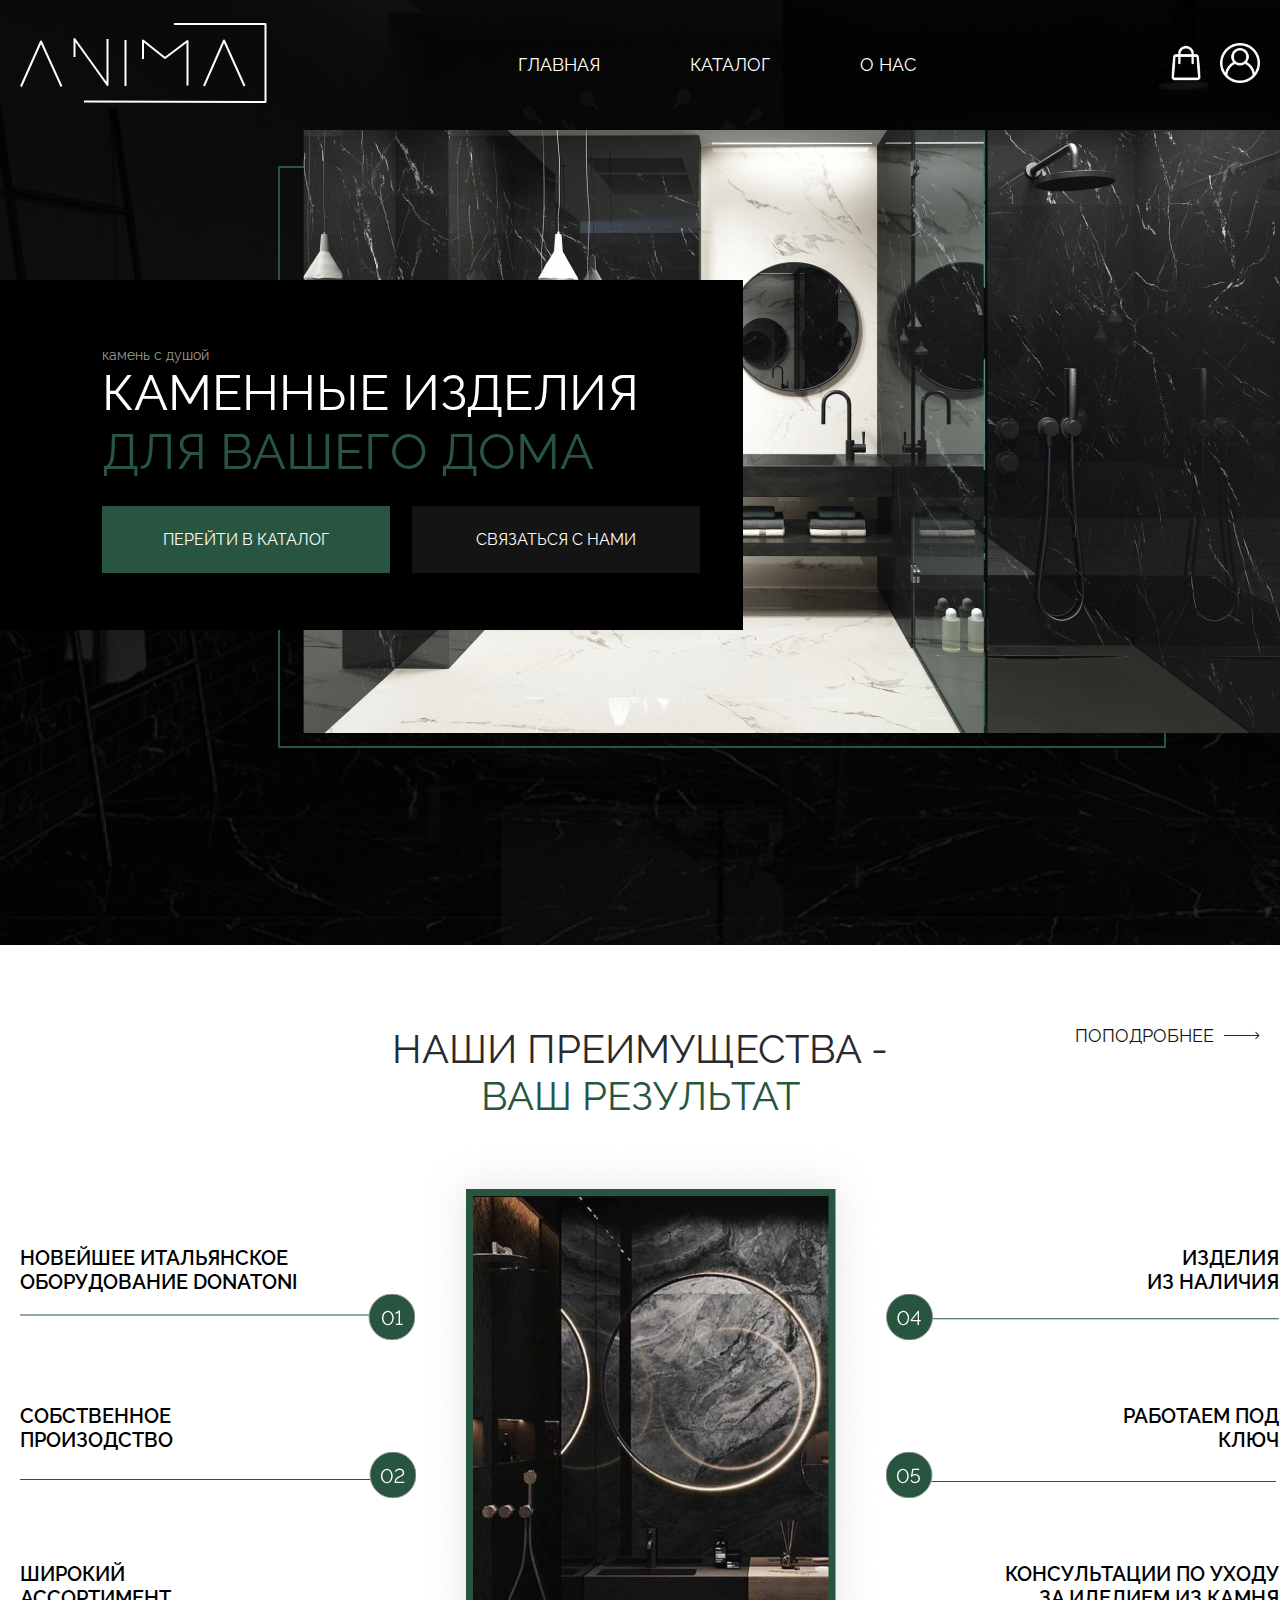
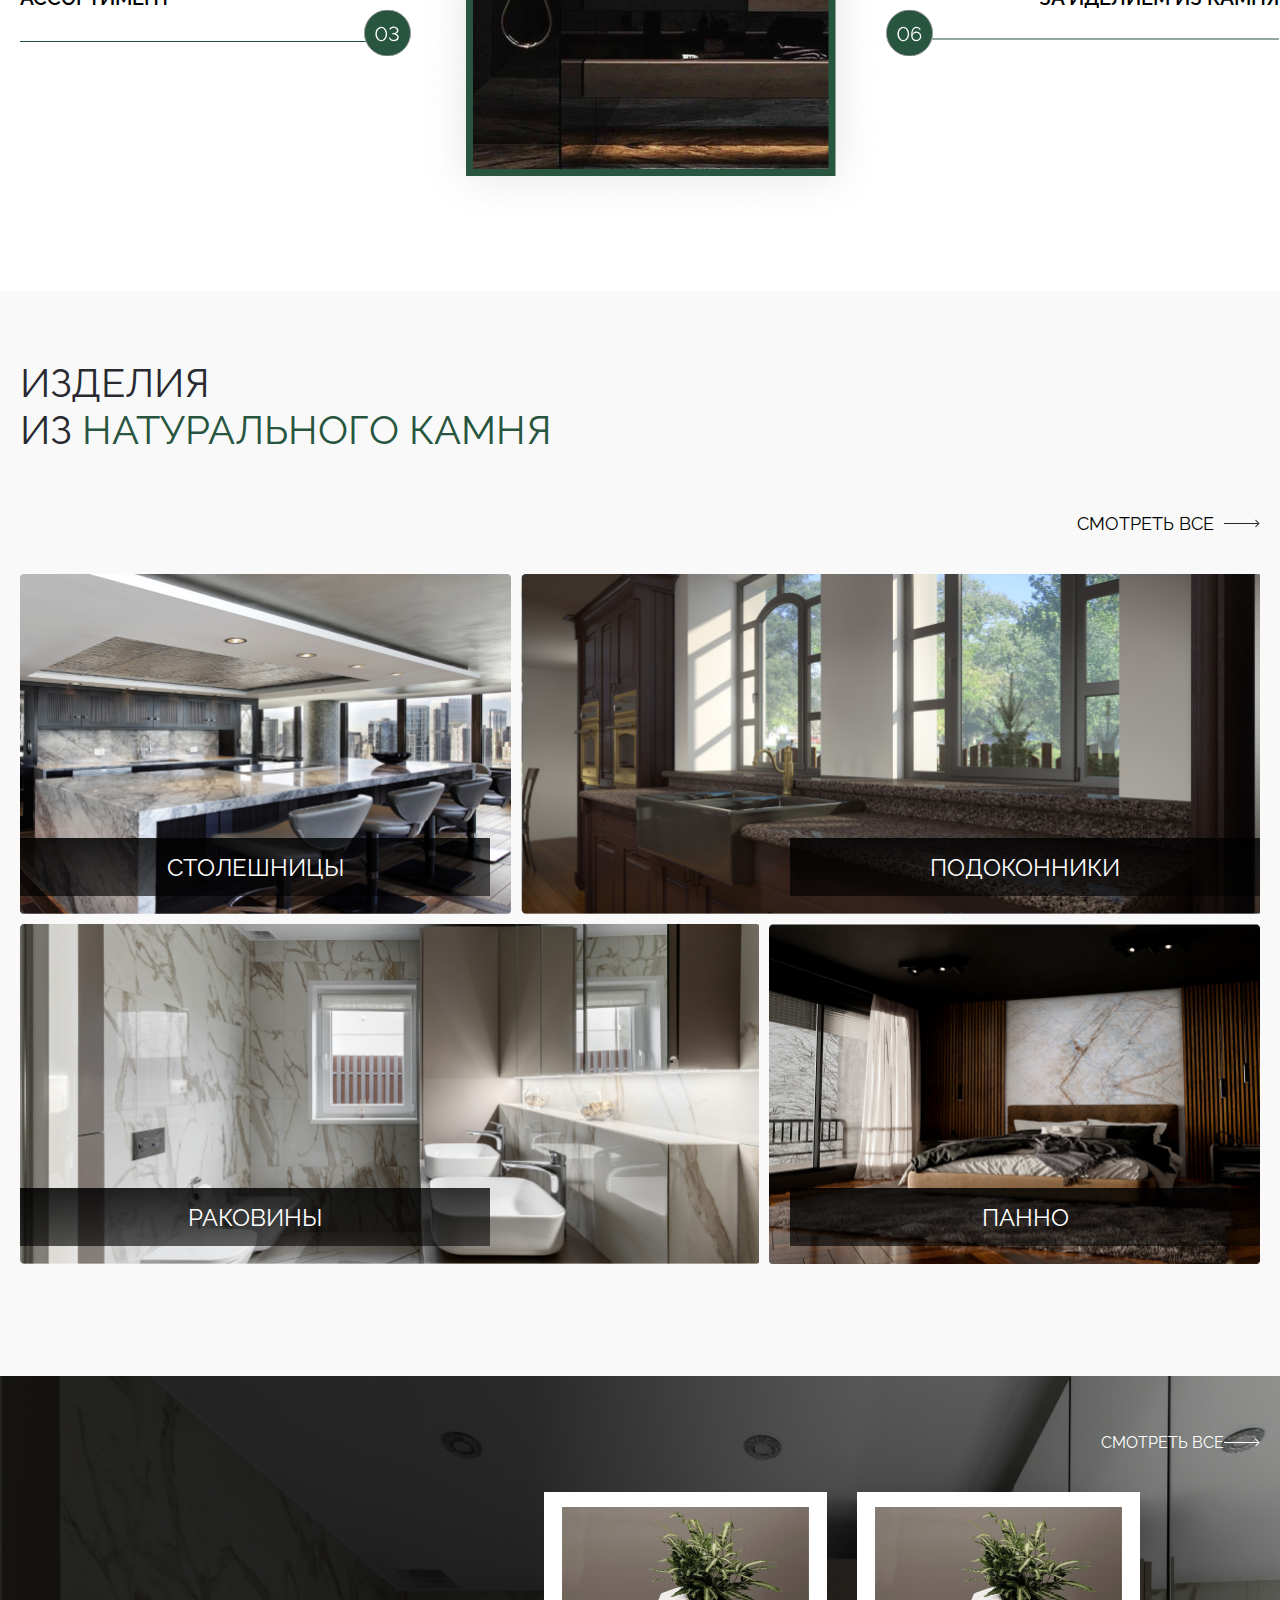
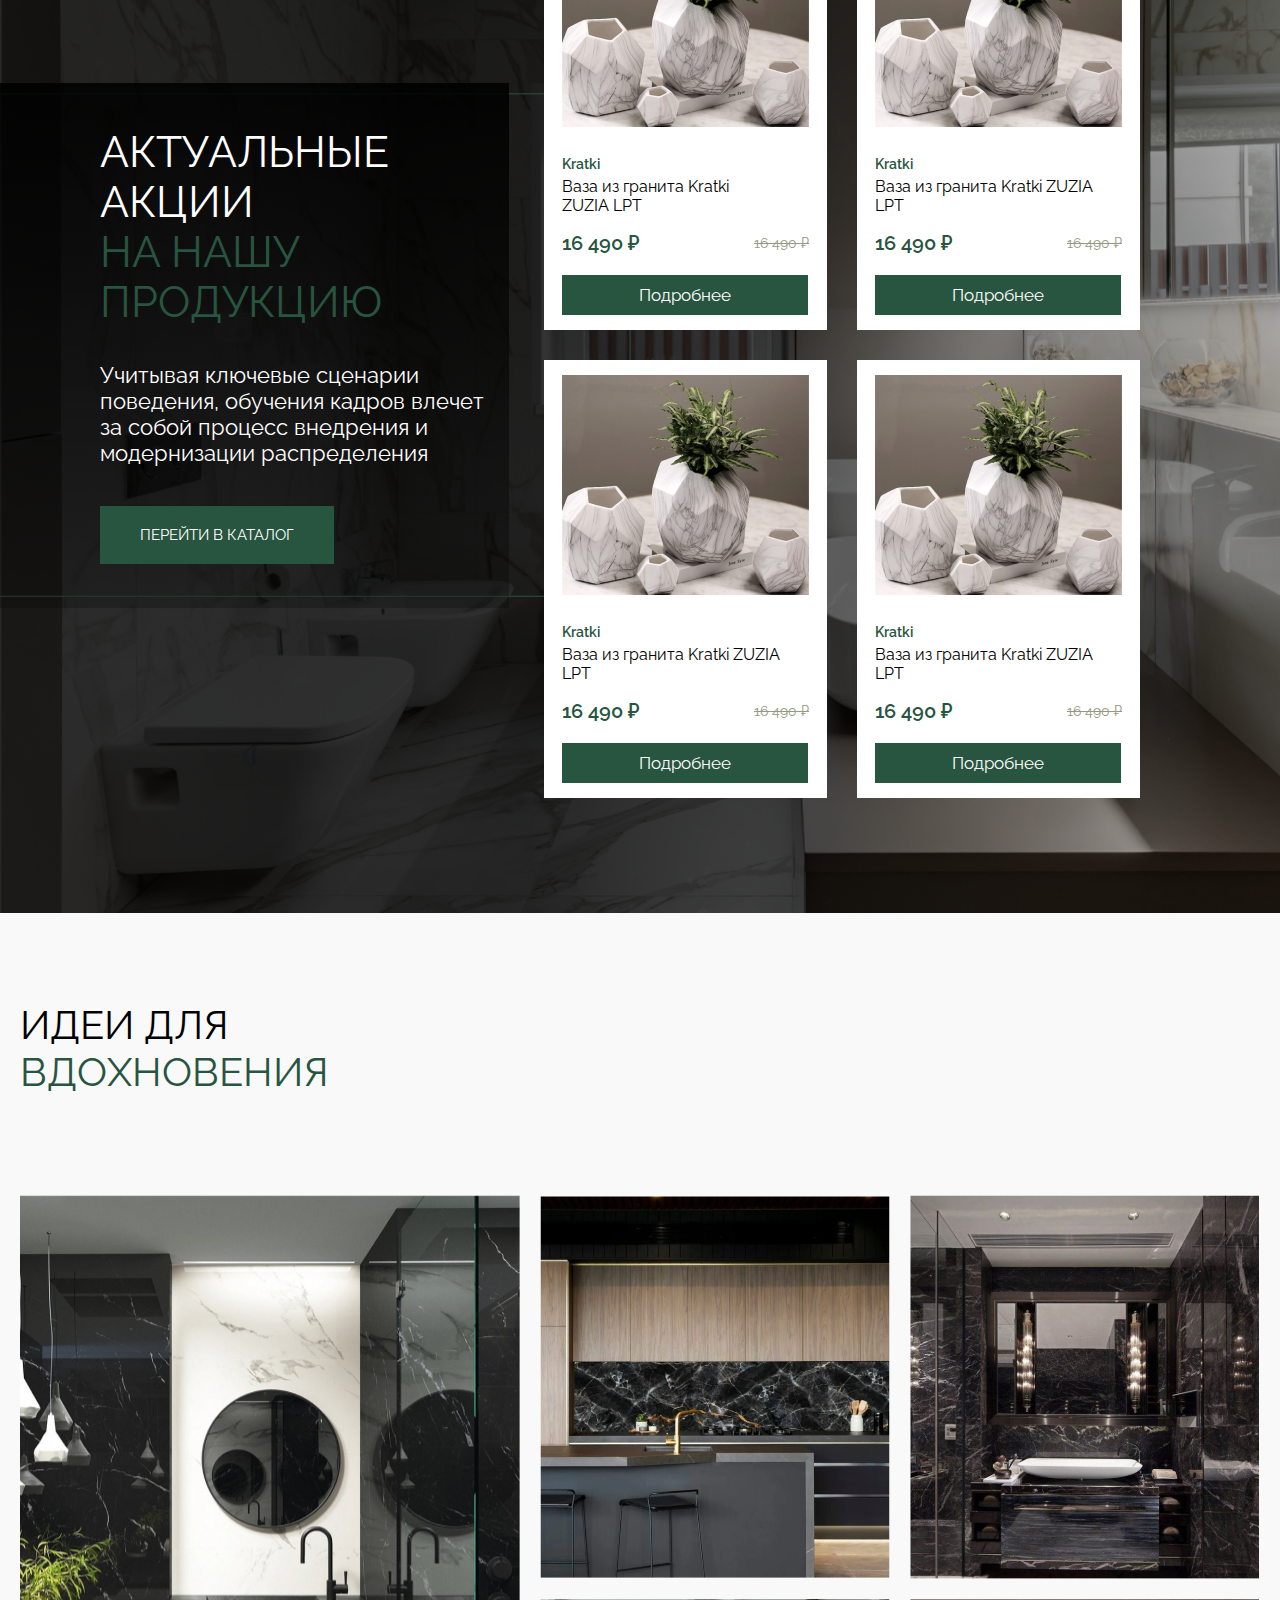
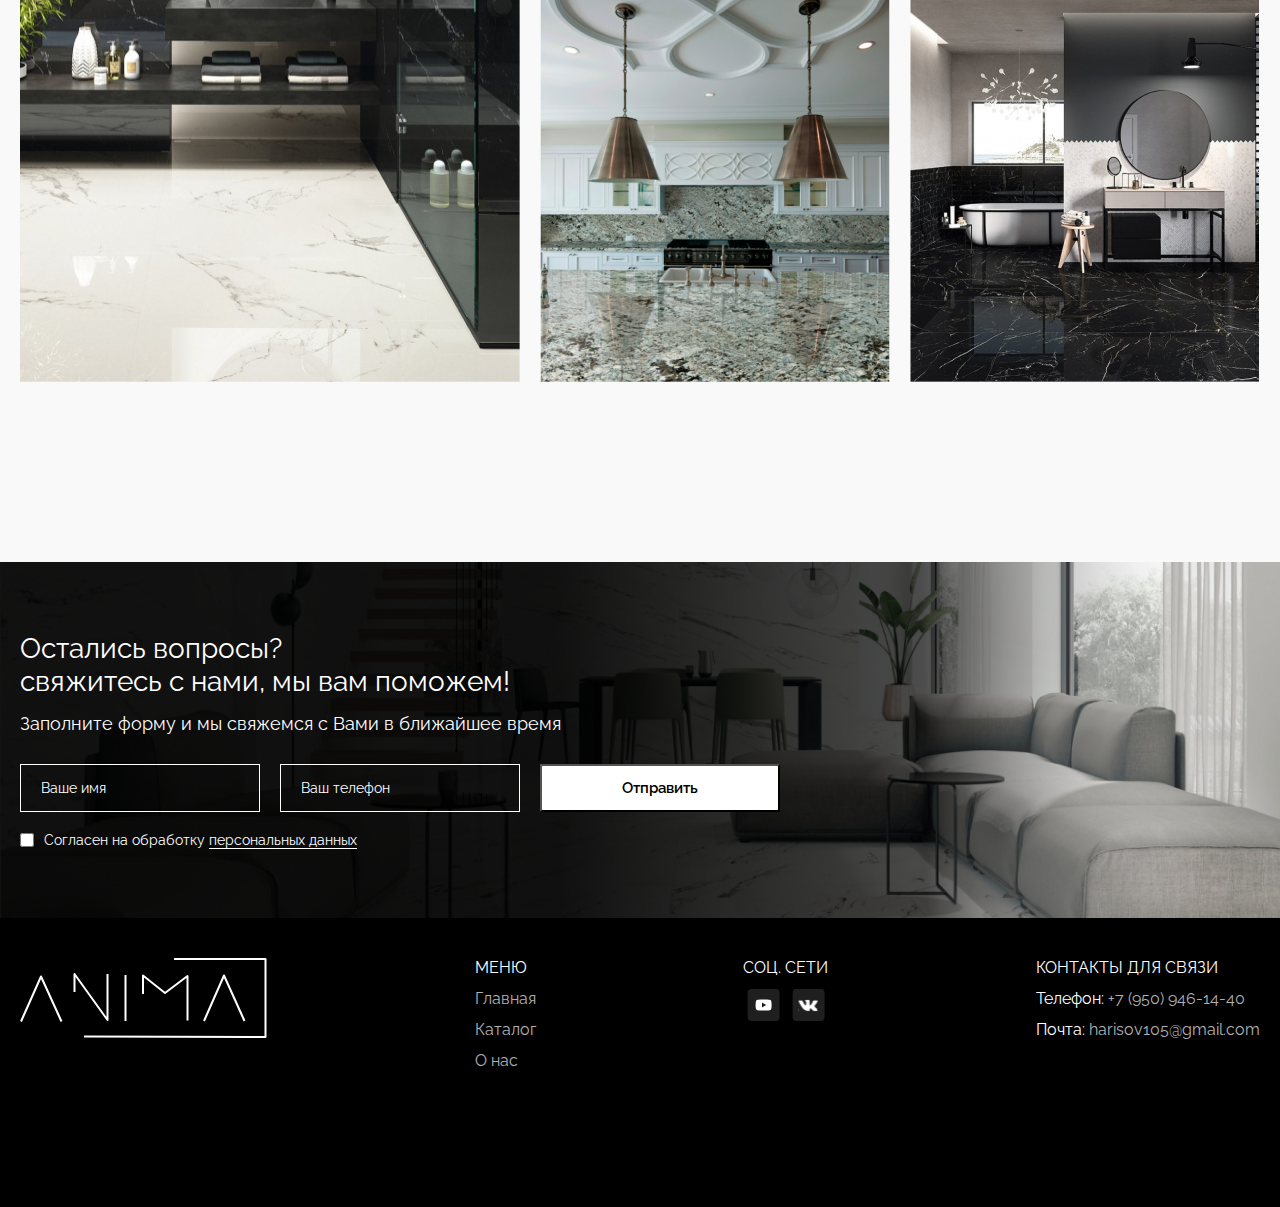
<file: index.html>
<!DOCTYPE html>
<html lang="ru">

<head>
    <meta charset="UTF-8">
    <meta name="viewport" content="width=device-width, initial-scale=1.0">
    <title>ANIMA</title>
    <link rel="stylesheet" href="css/style.css">
</head>

<body>
    <header>
        <div class="container">
            <div class="header">
                <div class="logo">
                    <a href="index.html"><img src="image/logo.svg" alt=""></a>
                </div>

                <div class="nav">
                    <a href="index.html">ГЛАВНАЯ</a>
                    <a href="katalog.html">КАТАЛОГ</a>
                    <a href="We.html">О НАС</a>
                </div>

                

                <div class="icons">
                    <a href="basket.html"><img src="image/shopping-bag.png" alt=""></a>
                    <a href="autorez.html"><img src="image/user-interface.png" alt=""></a>
                </div>

                <div class="burger">
                    <img src="image/Menu.svg" alt="">
                </div>
            </div>
        </div>



        <div class="banner">
            <div class="banner_text">
                <p>камень с душой</p>
                <h1>Каменные изделия<br><span>для вашего дома</span></h1>
                <div class="btn">
                    <a href="katalog.html"><button class="btn1">перейти в каталог</button></a>
                    <a href="connect.html"><button class="btn2">Связаться с нами</button></a>
                </div>
            </div>
        </div>



        <div class="banner_img">
            <img src="image/banner.png" alt="">
        </div>



    </header>


    <section>
        <div class="advan">
            <div class="container">
                <div class="title">
                    <h1>наши преимущества - <br><span>ваш результат</span></h1>
                    <div class="adv_pos_a">
                        <a href="We.html">ПОПОДРОБНЕЕ</a>
                        <img src="image/strl.svg" alt="">
                    </div>
                </div>

                <div class="advan_content">
                    <div class="text123_items">
                        <div class="item123">
                            <p>Новейшее итальянское <br>оборудование Donatoni</p>
                            <img src="image/01.svg" alt="">
                        </div>

                        <div class="item123">
                            <p>Собственное<br>произодство</p>
                            <img src="image/02.svg" alt="">
                        </div>

                        <div class="item123">
                            <p>Широкий <br>ассортимент</p>
                            <img src="image/03.svg" alt="">
                        </div>
                    </div>

                    <img src="image/adv_img.png" class="advan_img" alt="">

                    <div class="text456_items">
                        <div class="item456">
                            <p>Изделия<br>из наличия</p>
                            <img src="image/04.svg" alt="">
                        </div>

                        <div class="item456">
                            <p>Работаем под<br>ключ</p>
                            <img src="image/05.svg" alt="">
                        </div>

                        <div class="item456">
                            <p>Консультации по уходу<br>за иделием из камня</p>
                            <img src="image/06.svg" alt="">
                        </div>
                    </div>
                </div>
            </div>
        </div>

        <div class="kategori">
            <div class="container">
                <div class="title">
                    <h1>изделия <br>из <span>натурального камня</span></h1>
                    <div class="adv_kat_a">
                        <a href="katalog.html">СМОТРЕТЬ ВСЕ</a>
                        <img src="image/strl.svg" alt="">
                    </div>
                </div>

                <div class="kat_items">
                    <div class="kat1">
                        <a href="katalog.html"><button>СТОЛЕШНИЦЫ</button></a>
                    </div>
                    <div class="kat2">
                        <a href="katalog.html"><button>ПОДОКОННИКИ</button></a>
                    </div>
                    <div class="kat3">
                        <a href="katalog.html"><button>РАКОВИНЫ</button></a>
                    </div>
                    <div class="kat4">
                        <a href="katalog.html"><button>ПАННО</button></a>
                    </div>
                </div>
            </div>
        </div>

        <div class="pop_tov">
            <div class="container">
                <div class="pop_tov_a">
                    <a href="katalog.html">СМОТРЕТЬ ВСЕ</a>
                    <img src="image/strl_white.svg" alt="">
                </div>
            </div>
            <div class="pop_tov_content">
                <div class="pop_tov_text">
                    <h1>АКТУАЛЬНЫЕ АКЦИИ<br>
                        <span>НА НАШУ ПРОДУКЦИЮ</span>
                    </h1>
                    <p>Учитывая ключевые сценарии поведения, обучения кадров влечет за собой процесс внедрения и
                        модернизации распределения</p>
                    <a href="katalog.html"><button>ПЕРЕЙТИ В КАТАЛОГ</button></a>
                </div>
                <div class="pop_tov_items">
                    <div class="pop_tov_item">
                        <img src="image/tov_photo.png" alt="">
                        <p class="tov_name">Kratki</p>
                        <p class="tov_opis">Ваза из гранита Kratki<br>
                            ZUZIA LPT</p>
                        <div class="tov_price">
                            <p class="tov_price_1">16 490 ₽</p>
                            <p class="tov_price_2">16 490 ₽</p>
                        </div>
                        <a href="tovar.html"><button>Подробнее</button></a>
                    </div>

                    <div class="pop_tov_item">
                        <img src="image/tov_photo.png" alt="">
                        <p class="tov_name">Kratki</p>
                        <p class="tov_opis">Ваза из гранита Kratki
                            ZUZIA LPT</p>
                        <div class="tov_price">
                            <p class="tov_price_1">16 490 ₽</p>
                            <p class="tov_price_2">16 490 ₽</p>
                        </div>
                        <a href="tovar.html"><button>Подробнее</button></a>
                    </div>

                    <div class="pop_tov_item">
                        <img src="image/tov_photo.png" alt="">
                        <p class="tov_name">Kratki</p>
                        <p class="tov_opis">Ваза из гранита Kratki
                            ZUZIA LPT</p>
                        <div class="tov_price">
                            <p class="tov_price_1">16 490 ₽</p>
                            <p class="tov_price_2">16 490 ₽</p>
                        </div>
                        <a href="tovar.html"><button>Подробнее</button></a>
                    </div>

                    <div class="pop_tov_item">
                        <img src="image/tov_photo.png" alt="">
                        <p class="tov_name">Kratki</p>
                        <p class="tov_opis">Ваза из гранита Kratki
                            ZUZIA LPT</p>
                        <div class="tov_price">
                            <p class="tov_price_1">16 490 ₽</p>
                            <p class="tov_price_2">16 490 ₽</p>
                        </div>
                        <a href="tovar.html"><button>Подробнее</button></a>
                    </div>
                </div>
            </div>


        </div>


        <div class="photo_work">
            <div class="container">
                <h1>ИДЕИ ДЛЯ<br>
                    <span>ВДОХНОВЕНИЯ</span>
                </h1>

                <div class="photo_items">
                    <img src="image/prim1.png" class="photo_items_1" alt="">
                    <div class="photo_items_flex">
                        <img src="image/prim2.png" alt="">
                        <img src="image/prim3.png" alt="">
                        <img src="image/prim4.png" alt="">
                        <img src="image/prim5.png" alt="">
                    </div>
                </div>
            </div>
        </div>


        <div class="form_block">
            <div class="container">
                <h1>Остались вопросы?<br>
                    свяжитесь с нами, мы вам поможем!</h1>
                <p>Заполните форму и мы свяжемся с Вами в ближайшее время</p>

                <form action="">
                    <input type="text" class="form_name" placeholder="Ваше имя">
                    <input type="text" class="form_phone" placeholder="Ваш телефон">
                    <input type="submit" class="form_button" value="Отправить">
                </form>

                <div class="form_checkbox">
                    <input type="checkbox">
                    <p>Согласен на обработку <a href="#">персональных данных</a></p>
                </div>
            </div>
        </div>
    </section>


    <footer>
        <div class="container">

            <div class="footer">

                <a href="index.html"><img src="image/logo.svg" class="footer_logo" alt=""></a>

                <div class="footer_nav">
                    <p>МЕНЮ</p>
                    <div class="nav">
                        <a href="index.html">Главная</a>
                        <a href="katalog.html">Каталог</a>
                        <a href="We.html">О нас</a>
                    </div>
                </div>

                <div class="footer_akk">
                    <p>СОЦ. СЕТИ</p>
                    <div class="akk_img">
                        <a href=""><img src="image/youtube.svg" alt=""></a>
                        <a href=""><img src="image/vk.svg" alt=""></a>
                    </div>
                </div>

                <div class="footer_contacts">
                    <p>КОНТАКТЫ ДЛЯ СВЯЗИ</p>
                    <div class="cont">
                        <p>Телефон: <a href="">+7 (950) 946-14-40</a></p>
                        <p>Почта: <a href="">harisov105@gmail.com</a></p>
                    </div>
                </div>
            </div>

        </div>
    </footer>
</body>

</html>
</file>
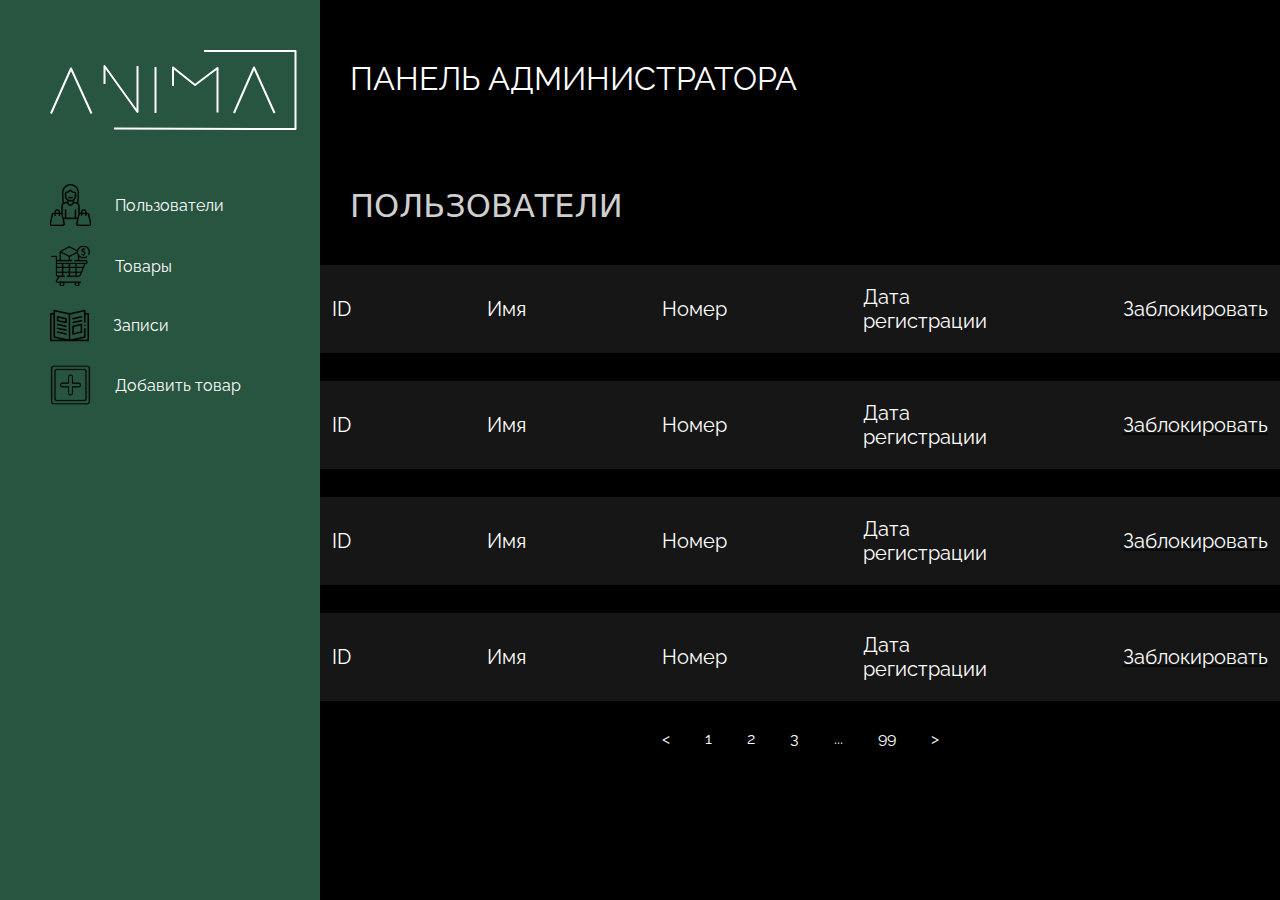
<file: admin1.html>
<!DOCTYPE html>
<html lang="ru">

<head>
    <meta charset="UTF-8">
    <meta http-equiv="X-UA-Compatible" content="IE=edge">
    <meta name="viewport" content="width=device-width, initial-scale=1.0">
    <link rel="stylesheet" href="css/admin1.css">
    <title>ANIMA</title>
</head>

<body>

    <div class="admin">

        <div class="admin_win">

            <div class="admin_content">
                <a href="index.html"><img src="image/logo.svg" alt=""></a>
                <div class="icoons">
                    <div class="adm_icon"><img src="image/admin1.svg" alt=""><a href="admin1.html">Пользователи</a></div>
                    <div class="adm_icon"><img src="image/admin2.svg" alt=""><a href="admin2.html">Товары</a></div>
                    <div class="adm_icon"><img src="image/admin3.svg" alt=""><a href="admin3.html">Записи</a></div>
                    <div class="adm_icon"> <img src="image/admin4.svg" alt=""><a href="create.html">Добавить
                            товар</a>
                    </div>
                    <img src="image/Menu.svg" class="burger" alt="">
                </div>
                
            </div>

        </div>
        <div class="block_content">
            <div class="admin_items">
                <h1>ПАНЕЛЬ АДМИНИСТРАТОРА</h1>
                <h2 class="welcome">ПОЛЬЗОВАТЕЛИ</h2>


                <div class="admin_item">
                    <p>ID</p>
                    <p>Имя</p>
                    <p>Номер</p>
                    <p>Дата регистрации</p>
                    <a href="del.html" class="ic">Заблокировать</a>
                    <a href="" class="Close"><img src="image/Close.svg" class="Close" alt=""></a>
                </div>

                <div class="admin_item">
                    <p>ID</p>
                    <p>Имя</p>
                    <p>Номер</p>
                    <p>Дата регистрации</p>
                    <a href="del.html" class="ic">Заблокировать</a>
                    <a href="" class="Close"><img src="image/Close.svg" class="Close" alt=""></a>
                </div>

                <div class="admin_item">
                    <p>ID</p>
                    <p>Имя</p>
                    <p>Номер</p>
                    <p>Дата регистрации</p>
                    <a href="del.html" class="ic">Заблокировать</a>
                    <a href="" class="Close"><img src="image/Close.svg" class="Close" alt=""></a>
                </div>

                <div class="admin_item">
                    <p>ID</p>
                    <p>Имя</p>
                    <p>Номер</p>
                    <p>Дата регистрации</p>
                    <a href="del.html" class="ic">Заблокировать</a>
                    <a href="" class="Close"><img src="image/Close.svg" class="Close" alt=""></a>
                </div>

                <div class="pagin">
                    <a href="#"><</a>
                    <a href="#" class="nmb">1</a>
                    <a href="" class="nmb">2</a>
                    <a href="" class="nmb">3</a>
                    <a href="" class="nmb">...</a>
                    <a href="" class="nmb">99</a>
                    <a href="">></a>
                </div>
            </div>
        </div>
    </div>
</body>

</html>
</file>
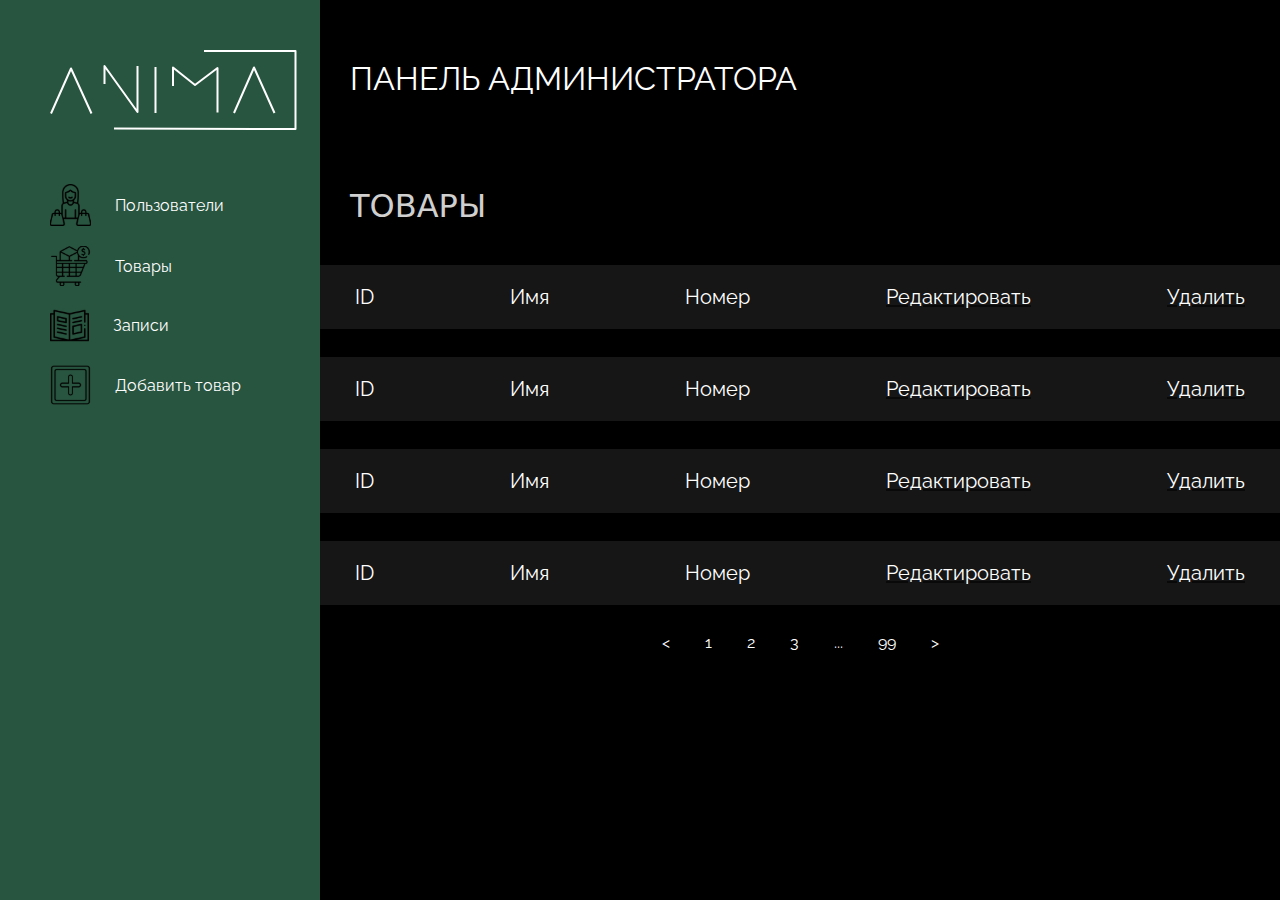
<file: admin2.html>
<!DOCTYPE html>
<html lang="ru">

<head>
    <meta charset="UTF-8">
    <meta http-equiv="X-UA-Compatible" content="IE=edge">
    <meta name="viewport" content="width=device-width, initial-scale=1.0">
    <link rel="stylesheet" href="css/admin2.css">
    <title>ANIMA</title>
</head>

<body>

    <div class="admin">

        <div class="admin_win">

            <div class="admin_content">
                <a href="index.html"><img src="image/logo.svg" alt=""></a>
                <div class="icoons">
                    <div class="adm_icon"><img src="image/admin1.svg" alt=""><a href="admin1.html">Пользователи</a></div>
                    <div class="adm_icon"><img src="image/admin2.svg" alt=""><a href="admin2.html">Товары</a></div>
                    <div class="adm_icon"><img src="image/admin3.svg" alt=""><a href="admin3.html">Записи</a></div>
                    <div class="adm_icon"> <img src="image/admin4.svg" alt=""><a href="create.html">Добавить
                            товар</a>
                    </div>
                    <img src="image/Menu.svg" class="burger" alt="">
                </div>
                
            </div>

        </div>
        <div class="block_content">
            <div class="admin_items">
                <h1>ПАНЕЛЬ АДМИНИСТРАТОРА</h1>
                <h2 class="welcome">ТОВАРЫ</h2>


                <div class="admin_item">
                    <p>ID</p>
                    <p>Имя</p>
                    <p>Номер</p>
                    <a href="redact.html" class="ic">Редактировать</a>
                    <a href="" class="ic">Удалить</a>

                    <a href="" class="Close"><img src="image/Close.svg" class="Close" alt=""></a>
                    <a href="redact.html" class="pencil"><img src="image/pencil.svg" class="Close" alt=""></a>

                </div>

                <div class="admin_item">
                    <p>ID</p>
                    <p>Имя</p>
                    <p>Номер</p>
                    <a href="redact.html" class="ic">Редактировать</a>
                    <a href="" class="ic">Удалить</a>

                    <a href="" class="Close"><img src="image/Close.svg" class="Close" alt=""></a>
                    <a href="redact.html" class="pencil"><img src="image/pencil.svg" class="Close" alt=""></a>

                </div>

                <div class="admin_item">
                    <p>ID</p>
                    <p>Имя</p>
                    <p>Номер</p>
                    <a href="redact.html" class="ic">Редактировать</a>
                    <a href="" class="ic">Удалить</a>

                    <a href="" class="Close"><img src="image/Close.svg" class="Close" alt=""></a>
                    <a href="redact.html" class="pencil"><img src="image/pencil.svg" class="Close" alt=""></a>

                </div>

                <div class="admin_item">
                    <p>ID</p>
                    <p>Имя</p>
                    <p>Номер</p>
                    <a href="redact.html" class="ic">Редактировать</a>
                    <a href="" class="ic">Удалить</a>

                    <a href="" class="Close"><img src="image/Close.svg" class="Close" alt=""></a>
                    <a href="redact.html" class="pencil"><img src="image/pencil.svg" class="Close" alt=""></a>

                </div>

                <div class="pagin">
                    <a href="#"><</a>
                    <a href="#" class="nmb">1</a>
                    <a href="" class="nmb">2</a>
                    <a href="" class="nmb">3</a>
                    <a href="" class="nmb">...</a>
                    <a href="" class="nmb">99</a>
                    <a href="">></a>
                </div>
            </div>
        </div>
    </div>
</body>

</html>
</file>
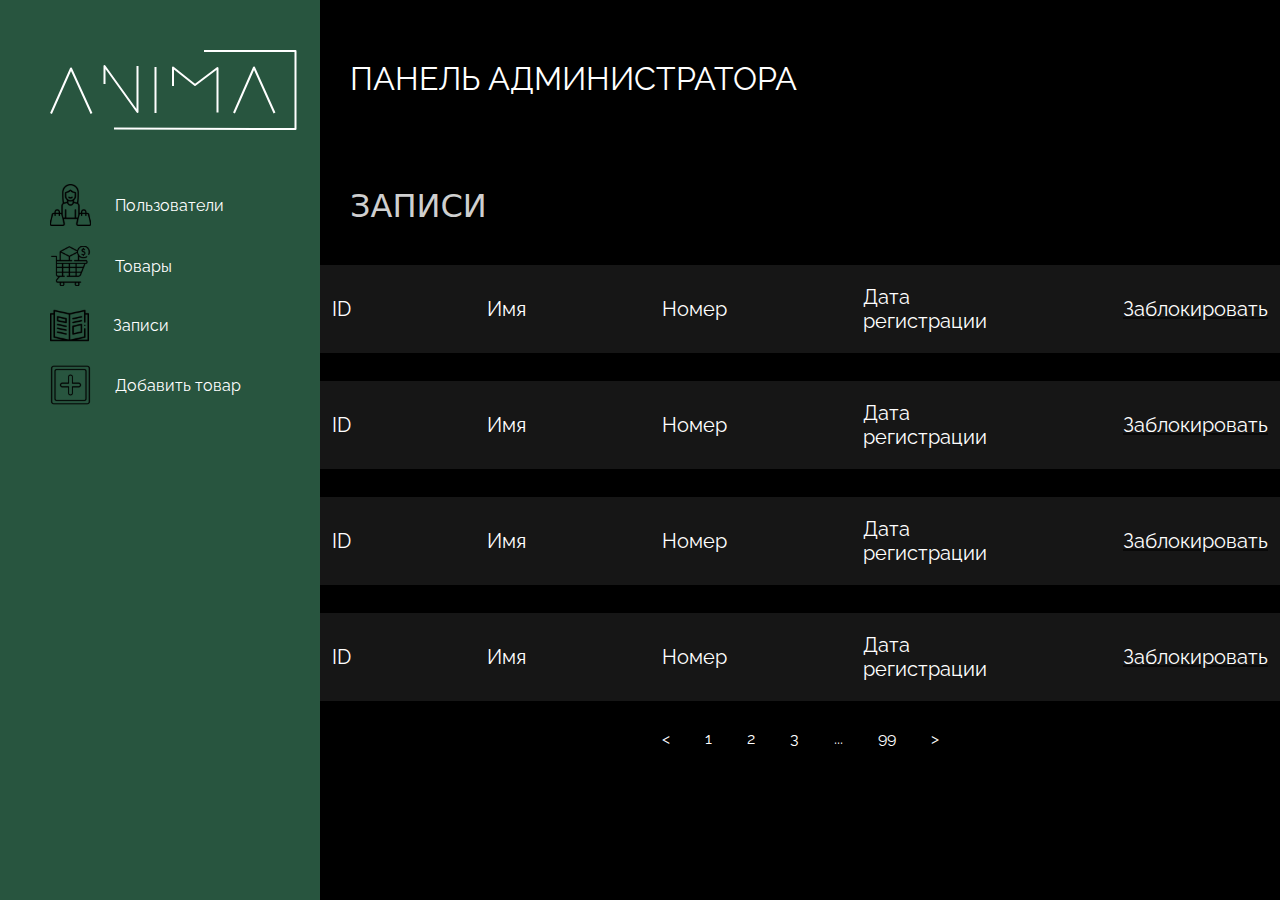
<file: admin3.html>
<!DOCTYPE html>
<html lang="ru">

<head>
    <meta charset="UTF-8">
    <meta http-equiv="X-UA-Compatible" content="IE=edge">
    <meta name="viewport" content="width=device-width, initial-scale=1.0">
    <link rel="stylesheet" href="css/admin3.css">
    <title>ANIMA</title>
</head>

<body>

    <div class="admin">

        <div class="admin_win">

            <div class="admin_content">
                <a href="index.html"><img src="image/logo.svg" alt=""></a>
                <div class="icoons">
                    <div class="adm_icon"><img src="image/admin1.svg" alt=""><a href="admin1.html">Пользователи</a></div>
                    <div class="adm_icon"><img src="image/admin2.svg" alt=""><a href="admin2.html">Товары</a></div>
                    <div class="adm_icon"><img src="image/admin3.svg" alt=""><a href="admin3.html">Записи</a></div>
                    <div class="adm_icon"> <img src="image/admin4.svg" alt=""><a href="create.html">Добавить
                            товар</a>
                    </div>
                    <img src="image/Menu.svg" class="burger" alt="">
                </div>
                
            </div>

        </div>
        <div class="block_content">
            <div class="admin_items">
                <h1>ПАНЕЛЬ АДМИНИСТРАТОРА</h1>
                <h2 class="welcome">ЗАПИСИ</h2>


                <div class="admin_item">
                    <p>ID</p>
                    <p>Имя</p>
                    <p>Номер</p>
                    <p>Дата регистрации</p>
                    <a href="del.html" class="ic">Заблокировать</a>
                    <a href="" class="Close"><img src="image/Close.svg" class="Close" alt=""></a>
                </div>

                <div class="admin_item">
                    <p>ID</p>
                    <p>Имя</p>
                    <p>Номер</p>
                    <p>Дата регистрации</p>
                    <a href="del.html" class="ic">Заблокировать</a>
                    <a href="" class="Close"><img src="image/Close.svg" class="Close" alt=""></a>
                </div>

                <div class="admin_item">
                    <p>ID</p>
                    <p>Имя</p>
                    <p>Номер</p>
                    <p>Дата регистрации</p>
                    <a href="del.html" class="ic">Заблокировать</a>
                    <a href="" class="Close"><img src="image/Close.svg" class="Close" alt=""></a>
                </div>

                <div class="admin_item">
                    <p>ID</p>
                    <p>Имя</p>
                    <p>Номер</p>
                    <p>Дата регистрации</p>
                    <a href="del.html" class="ic">Заблокировать</a>
                    <a href="" class="Close"><img src="image/Close.svg" class="Close" alt=""></a>
                </div>

                <div class="pagin">
                    <a href="#"><</a>
                    <a href="#" class="nmb">1</a>
                    <a href="" class="nmb">2</a>
                    <a href="" class="nmb">3</a>
                    <a href="" class="nmb">...</a>
                    <a href="" class="nmb">99</a>
                    <a href="">></a>
                </div>
            </div>
        </div>
    </div>
</body>

</html>
</file>
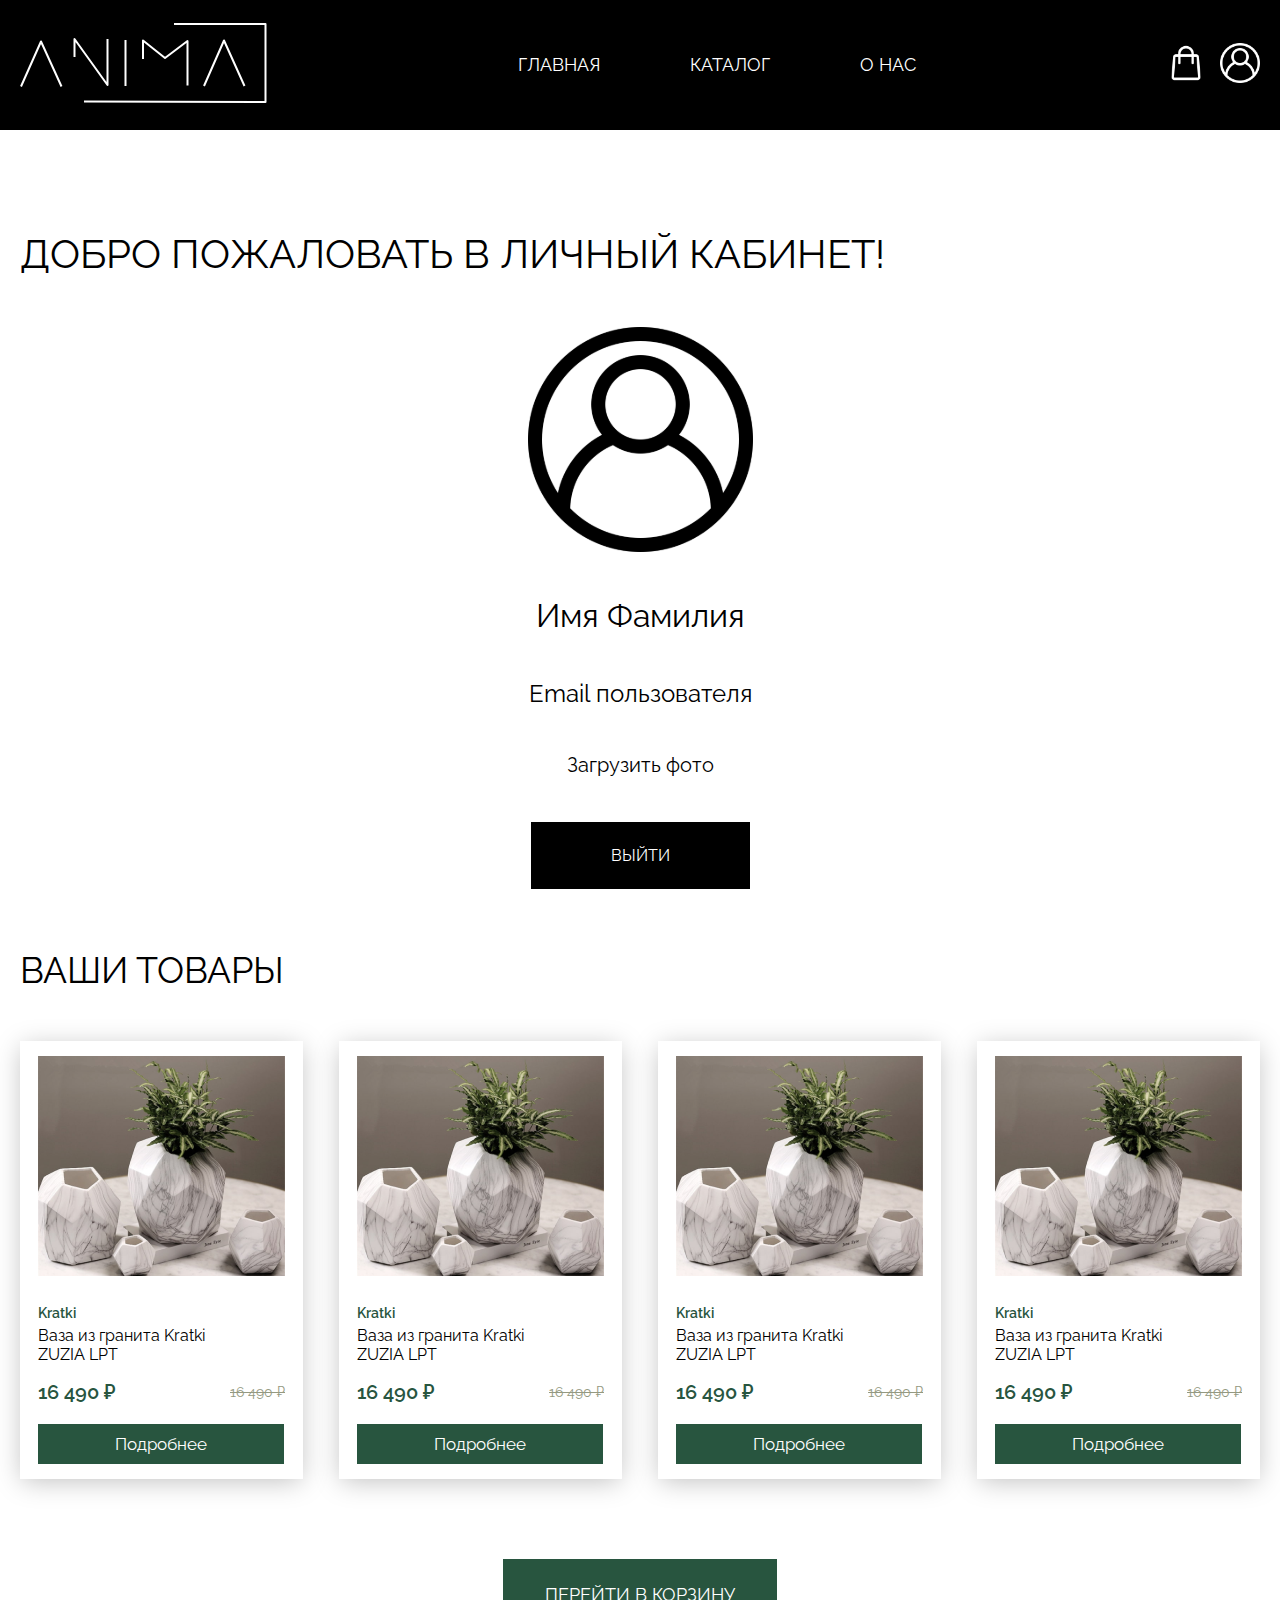
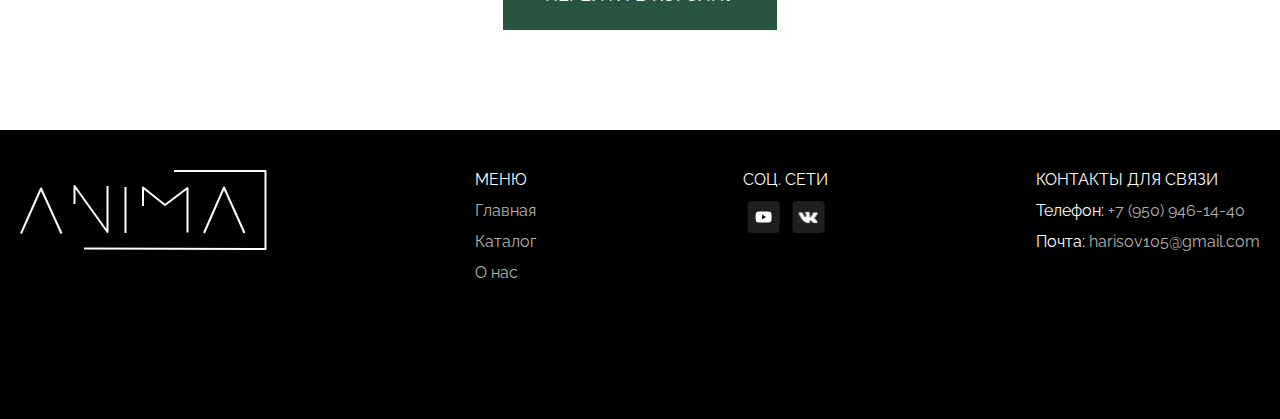
<file: akk.html>
<!DOCTYPE html>
<html lang="ru">

<head>
    <meta charset="UTF-8">
    <meta name="viewport" content="width=device-width, initial-scale=1.0">
    <title>ANIMA</title>
    <link rel="stylesheet" href="css/akk.css">
</head>

<body>
    <header>
        <div class="container">
            <div class="header">
                <div class="logo">
                    <a href="index.html"><img src="image/logo.svg" alt=""></a>
                </div>

                <div class="nav">
                    <a href="index.html">ГЛАВНАЯ</a>
                    <a href="katalog.html">КАТАЛОГ</a>
                    <a href="We.html">О НАС</a>
                </div>



                <div class="icons">
                    <a href="basket.html"><img src="image/shopping-bag.png" alt=""></a>
                    <a href="autorez.html"><img src="image/user-interface.png" alt=""></a>
                </div>

                <div class="burger">
                    <img src="image/Menu.svg" alt="">
                </div>
            </div>
        </div>
    </header>

    <section>
        <div class="container">
            <div class="akk">
                <h1>Добро пожаловать в личный кабинет!</h1>
                <div class="akk_el">
                    <img src="image/akk_img.svg" alt="">
                    <h3>Имя Фамилия</h3>
                    <h5>Email пользователя</h5>
                    <p>Загрузить фото</p>
                    <a href="autorez.html" class="akk_btn"><button>ВЫЙТИ</button></a>
                </div>

                <div class="tovars">
                    <h1>ВАШИ ТОВАРЫ</h1>
                    <div class="pop_tov_items">
                        <div class="pop_tov_item">
                            <img src="image/tov_photo.png" alt="">
                            <p class="tov_name">Kratki</p>
                            <p class="tov_opis">Ваза из гранита Kratki<br>
                                ZUZIA LPT</p>
                            <div class="tov_price">
                                <p class="tov_price_1">16 490 ₽</p>
                                <p class="tov_price_2">16 490 ₽</p>
                            </div>
                            <a href="tovar.html"><button>Подробнее</button></a>
                        </div>

                        <div class="pop_tov_item">
                            <img src="image/tov_photo.png" alt="">
                            <p class="tov_name">Kratki</p>
                            <p class="tov_opis">Ваза из гранита Kratki<br>
                                ZUZIA LPT</p>
                            <div class="tov_price">
                                <p class="tov_price_1">16 490 ₽</p>
                                <p class="tov_price_2">16 490 ₽</p>
                            </div>
                            <a href="tovar.html"><button>Подробнее</button></a>
                        </div>

                        <div class="pop_tov_item">
                            <img src="image/tov_photo.png" alt="">
                            <p class="tov_name">Kratki</p>
                            <p class="tov_opis">Ваза из гранита Kratki<br>
                                ZUZIA LPT</p>
                            <div class="tov_price">
                                <p class="tov_price_1">16 490 ₽</p>
                                <p class="tov_price_2">16 490 ₽</p>
                            </div>
                            <a href="tovar.html"><button>Подробнее</button></a>
                        </div>

                        <div class="pop_tov_item">
                            <img src="image/tov_photo.png" alt="">
                            <p class="tov_name">Kratki</p>
                            <p class="tov_opis">Ваза из гранита Kratki<br>
                                ZUZIA LPT</p>
                            <div class="tov_price">
                                <p class="tov_price_1">16 490 ₽</p>
                                <p class="tov_price_2">16 490 ₽</p>
                            </div>
                            <a href="tovar.html"><button>Подробнее</button></a>
                        </div>
                    </div>

                    <a href="basket.html" class="tovars_btn"><button>ПЕРЕЙТИ В КОРЗИНУ</button></a>
                </div>
            </div>
        </div>
    </section>


    <footer>
        <div class="container">

            <div class="footer">

                <a href="index.html"><img src="image/logo.svg" class="footer_logo" alt=""></a>

                <div class="footer_nav">
                    <p>МЕНЮ</p>
                    <div class="nav">
                        <a href="index.html">Главная</a>
                        <a href="katalog.html">Каталог</a>
                        <a href="We.html">О нас</a>
                    </div>
                </div>

                <div class="footer_akk">
                    <p>СОЦ. СЕТИ</p>
                    <div class="akk_img">
                        <a href=""><img src="image/youtube.svg" alt=""></a>
                        <a href=""><img src="image/vk.svg" alt=""></a>
                    </div>
                </div>

                <div class="footer_contacts">
                    <p>КОНТАКТЫ ДЛЯ СВЯЗИ</p>
                    <div class="cont">
                        <p>Телефон: <a href="">+7 (950) 946-14-40</a></p>
                        <p>Почта: <a href="">harisov105@gmail.com</a></p>
                    </div>
                </div>
            </div>

        </div>
    </footer>
</body>

</html>
</file>
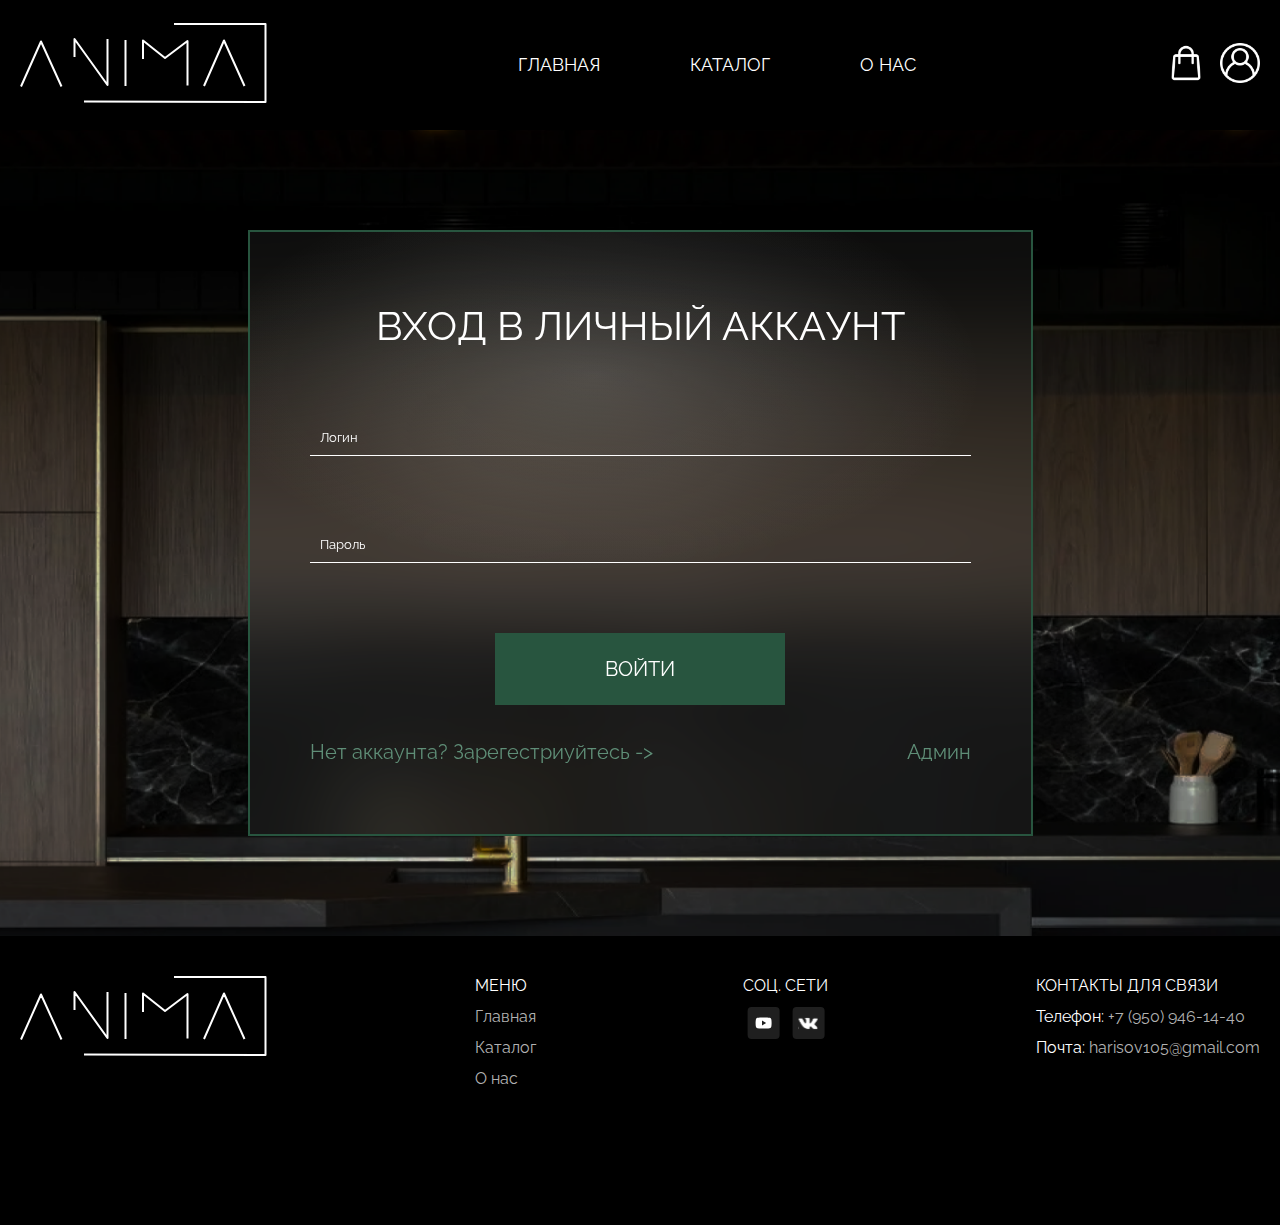
<file: autorez.html>
<!DOCTYPE html>
<html lang="ru">

<head>
    <meta charset="UTF-8">
    <meta name="viewport" content="width=device-width, initial-scale=1.0">
    <title>ANIMA</title>
    <link rel="stylesheet" href="css/autorez.css">
</head>

<body>
    <header>
        <div class="container">
            <div class="header">
                <div class="logo">
                    <a href="index.html"><img src="image/logo.svg" alt=""></a>
                </div>

                <div class="nav">
                    <a href="index.html">ГЛАВНАЯ</a>
                    <a href="katalog.html">КАТАЛОГ</a>
                    <a href="We.html">О НАС</a>
                </div>



                <div class="icons">
                    <a href="basket.html"><img src="image/shopping-bag.png" alt=""></a>
                    <a href="autorez.html"><img src="image/user-interface.png" alt=""></a>
                </div>

                <div class="burger">
                    <img src="image/Menu.svg" alt="">
                </div>
            </div>
        </div>
    </header>

    <section>
        <div class="autorez">
            <div class="container">
                <div class="autorez_text">
                    <h1>ВХОД В ЛИЧНЫЙ АККАУНТ</h1>

                    <form action="" name="autorez">
                        <input type="text" class="input" name="" id="" placeholder="Логин">
                        <input type="text" class="input" name="" id="" placeholder="Пароль">

                        <a href="akk.html" class="con_btn">ВОЙТИ</a>
                    </form>
                    <div class="admin">
                        <a href="regis.html">Нет аккаунта?
                            Зарегестриуйтесь -></a>
                        <a href="admin1.html">Админ</a>
                    </div>
                </div>
            </div>
        </div>



    </section>
    <footer>
        <div class="container">

            <div class="footer">

                <a href="index.html"><img src="image/logo.svg" class="footer_logo" alt=""></a>

                <div class="footer_nav">
                    <p>МЕНЮ</p>
                    <div class="nav">
                        <a href="index.html">Главная</a>
                        <a href="katalog.html">Каталог</a>
                        <a href="We.html">О нас</a>
                    </div>
                </div>

                <div class="footer_akk">
                    <p>СОЦ. СЕТИ</p>
                    <div class="akk_img">
                        <a href=""><img src="image/youtube.svg" alt=""></a>
                        <a href=""><img src="image/vk.svg" alt=""></a>
                    </div>
                </div>

                <div class="footer_contacts">
                    <p>КОНТАКТЫ ДЛЯ СВЯЗИ</p>
                    <div class="cont">
                        <p>Телефон: <a href="">+7 (950) 946-14-40</a></p>
                        <p>Почта: <a href="">harisov105@gmail.com</a></p>
                    </div>
                </div>
            </div>

        </div>
    </footer>
</body>

</html>
</file>
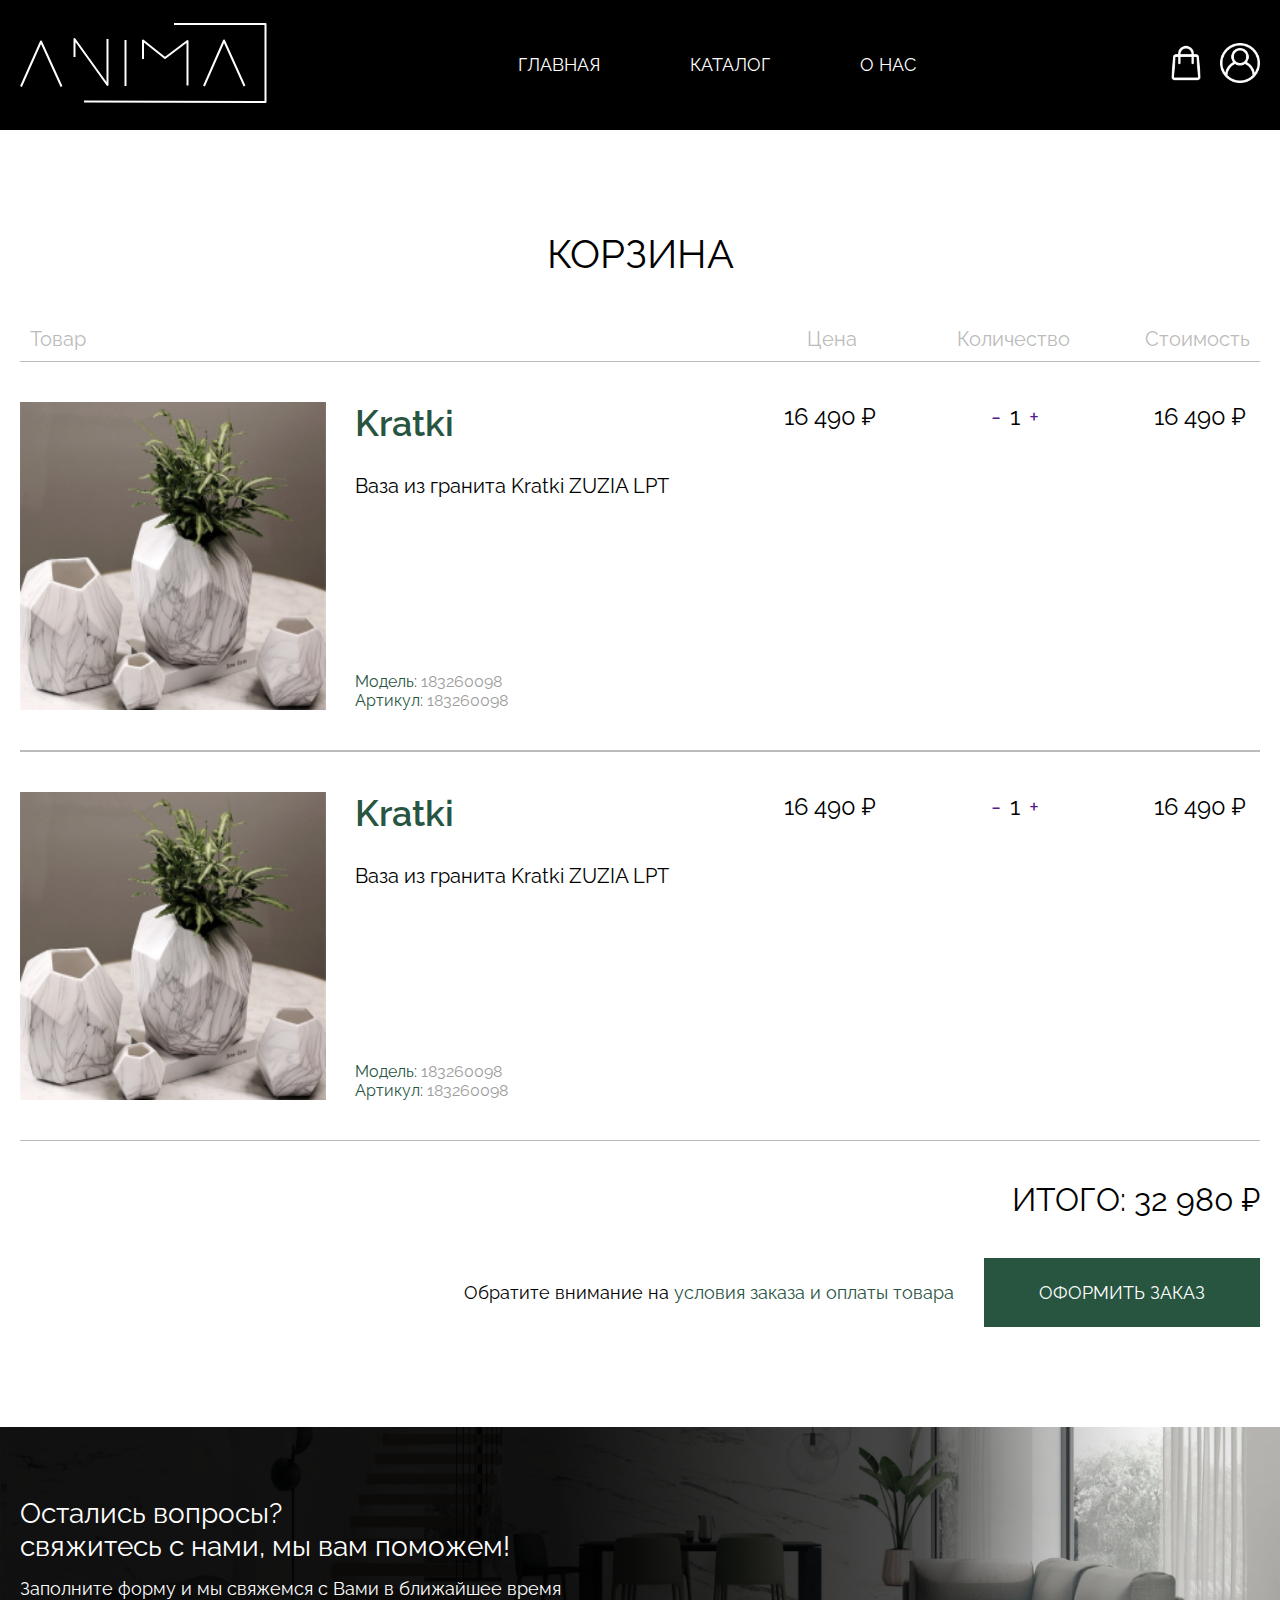
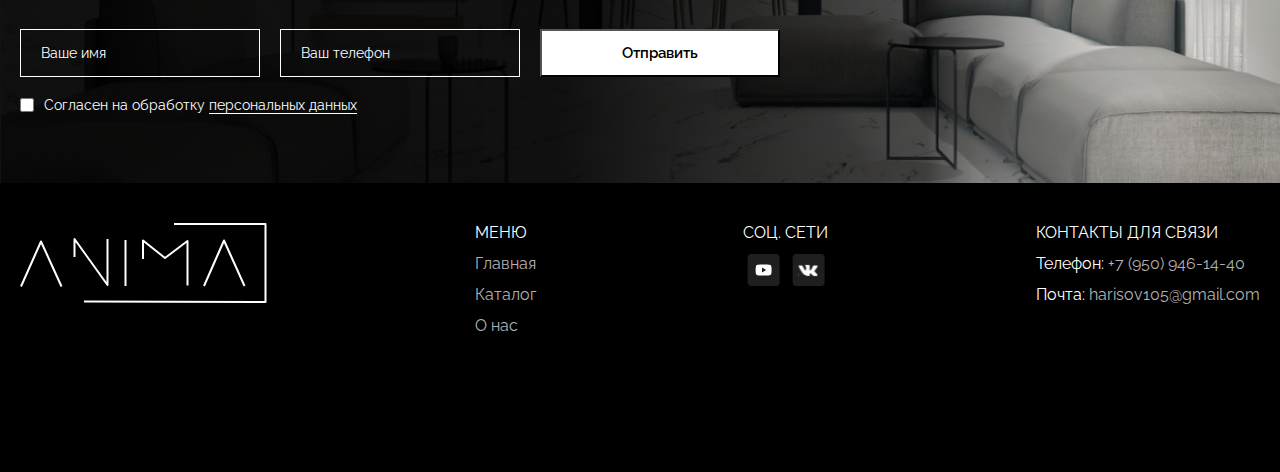
<file: basket.html>
<!DOCTYPE html>
<html lang="ru">

<head>
    <meta charset="UTF-8">
    <meta name="viewport" content="width=device-width, initial-scale=1.0">
    <title>ANIMA</title>
    <link rel="stylesheet" href="css/basket.css">
</head>

<body>
    <header>
        <div class="container">
            <div class="header">
                <div class="logo">
                    <a href="index.html"><img src="image/logo.svg" alt=""></a>
                </div>

                <div class="nav">
                    <a href="index.html">ГЛАВНАЯ</a>
                    <a href="katalog.html">КАТАЛОГ</a>
                    <a href="We.html">О НАС</a>
                </div>



                <div class="icons">
                    <a href="basket.html"><img src="image/shopping-bag.png" alt=""></a>
                    <a href="autorez.html"><img src="image/user-interface.png" alt=""></a>
                </div>

                <div class="burger">
                    <img src="image/Menu.svg" alt="">
                </div>
            </div>
        </div>
    </header>

    <section>
        <div class="container">
            <div class="basket">
                <h1>КОРЗИНА</h1>
                <div class="kat">
                    <p>Товар</p>
                    <div class="kat_1">
                        <p class="p1">Цена</p>
                        <p class="p2">Количество</p>
                        <p>Стоимость</p>
                    </div>
                </div>

                <div class="tov">
                    <div class="tov_content">
                        <div class="tov_name">
                            <img src="image/tov_photo.png" alt="">
                            <div class="tov_name_text">
                                <div class="name">
                                    <h2>Kratki</h2>
                                    <p>Ваза из гранита Kratki ZUZIA LPT</p>
                                </div>
                                <div class="art">
                                    <p>Модель: <span>183260098</span></p>
                                    <p>Артикул: <span>183260098</span></p>
                                </div>
                            </div>
                        </div>
                        <div class="pr_col">
                            <p class="price1">16 490 ₽</p>
                            <div class="col">
                                <a href="">-</a>
                                <p>1</p>
                                <a href="">+</a>
                            </div>
                            <p class="price2">16 490 ₽</p>
                        </div>
                    </div>

                    <div class="tov_content">
                        <div class="tov_name">
                            <img src="image/tov_photo.png" alt="">
                            <div class="tov_name_text">
                                <div class="name">
                                    <h2>Kratki</h2>
                                    <p>Ваза из гранита Kratki ZUZIA LPT</p>
                                </div>
                                <div class="art">
                                    <p>Модель: <span>183260098</span></p>
                                    <p>Артикул: <span>183260098</span></p>
                                </div>
                            </div>
                        </div>
                        <div class="pr_col">
                            <p class="price1">16 490 ₽</p>
                            <div class="col">
                                <a href="">-</a>
                                <p>1</p>
                                <a href="">+</a>
                            </div>
                            <p class="price2">16 490 ₽</p>
                        </div>
                    </div>
                </div>

                <div class="sum">
                    <p>ИТОГО: 32 980 ₽</p>
                </div>

                <div class="buy_btn">
                    <div class="buy_btn_text">
                        <p>Обратите внимание на <a href="">условия заказа и оплаты товара</a></p>
                    </div>
                    <a href="#" class="btn"><button>ОФОРМИТЬ ЗАКАЗ</button></a>
                </div>
            </div>
        </div>







        <div class="form_block">
            <div class="container">
                <h1>Остались вопросы?<br>
                    свяжитесь с нами, мы вам поможем!</h1>
                <p>Заполните форму и мы свяжемся с Вами в ближайшее время</p>

                <form action="">
                    <input type="text" class="form_name" placeholder="Ваше имя">
                    <input type="text" class="form_phone" placeholder="Ваш телефон">
                    <input type="submit" class="form_button" value="Отправить">
                </form>

                <div class="form_checkbox">
                    <input type="checkbox">
                    <p>Согласен на обработку <a href="#">персональных данных</a></p>
                </div>
            </div>
        </div>
    </section>


    <footer>
        <div class="container">

            <div class="footer">

                <a href="index.html"><img src="image/logo.svg" class="footer_logo" alt=""></a>

                <div class="footer_nav">
                    <p>МЕНЮ</p>
                    <div class="nav">
                        <a href="index.html">Главная</a>
                        <a href="katalog.html">Каталог</a>
                        <a href="We.html">О нас</a>
                    </div>
                </div>

                <div class="footer_akk">
                    <p>СОЦ. СЕТИ</p>
                    <div class="akk_img">
                        <a href=""><img src="image/youtube.svg" alt=""></a>
                        <a href=""><img src="image/vk.svg" alt=""></a>
                    </div>
                </div>

                <div class="footer_contacts">
                    <p>КОНТАКТЫ ДЛЯ СВЯЗИ</p>
                    <div class="cont">
                        <p>Телефон: <a href="">+7 (950) 946-14-40</a></p>
                        <p>Почта: <a href="">harisov105@gmail.com</a></p>
                    </div>
                </div>
            </div>

        </div>
    </footer>
</body>

</html>
</file>
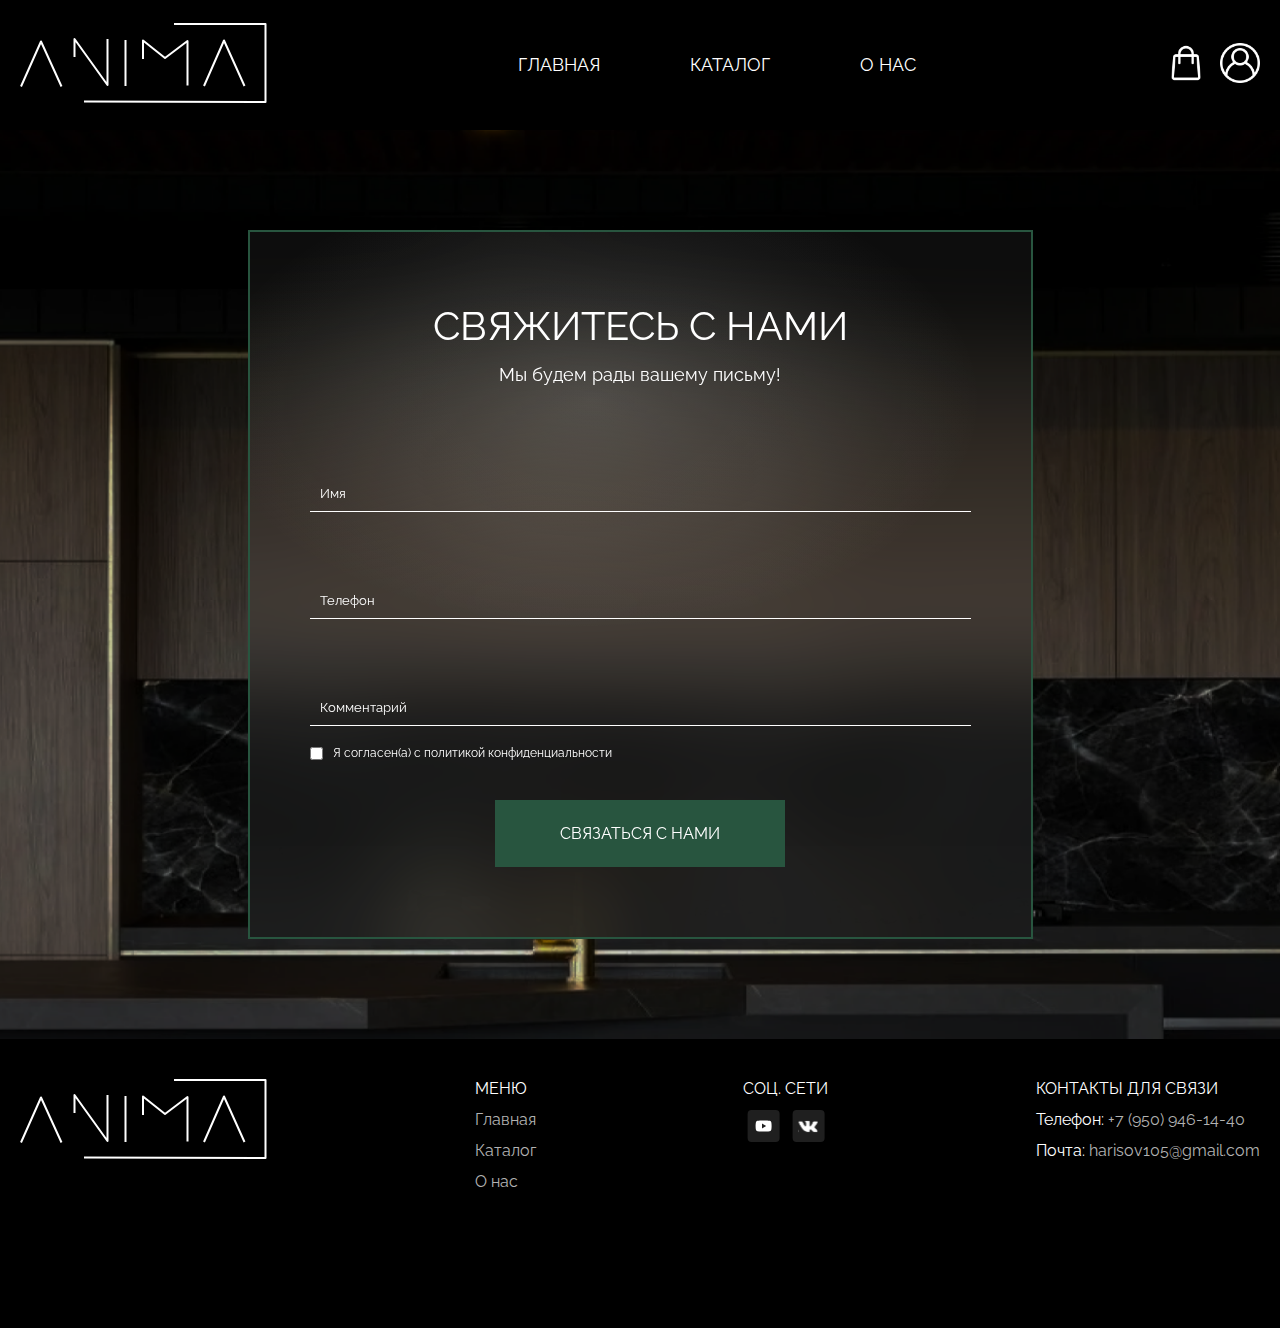
<file: connect.html>
<!DOCTYPE html>
<html lang="ru">

<head>
    <meta charset="UTF-8">
    <meta name="viewport" content="width=device-width, initial-scale=1.0">
    <title>ANIMA</title>
    <link rel="stylesheet" href="css/connect.css">
</head>

<body>
    <header>
        <div class="container">
            <div class="header">
                <div class="logo">
                    <a href="index.html"><img src="image/logo.svg" alt=""></a>
                </div>

                <div class="nav">
                    <a href="index.html">ГЛАВНАЯ</a>
                    <a href="katalog.html">КАТАЛОГ</a>
                    <a href="We.html">О НАС</a>
                </div>



                <div class="icons">
                    <a href="basket.html"><img src="image/shopping-bag.png" alt=""></a>
                    <a href="autorez.html"><img src="image/user-interface.png" alt=""></a>
                </div>

                <div class="burger">
                    <img src="image/Menu.svg" alt="">
                </div>
            </div>
        </div>
    </header>


    <section>
        <div class="connect">
            <div class="container">
                <div class="connect_text">
                    <h1>СВЯЖИТЕСЬ С НАМИ</h1>
                    <p>Мы будем рады вашему письму!</p>

                    <form action="" name="connect">
                        <input type="text" class="input" name="" id="" placeholder="Имя">
                        <input type="text" class="input" name="" id="" placeholder="Телефон">
                        <input type="text" class="input" name="" id="" placeholder="Комментарий">
                        <div class="checkbox">
                            <input type="checkbox">
                            <p>Я согласен(а) с политикой конфиденциальности</p>
                        </div>
                        <input type="submit" name="connect" class="con_btn" value="СВЯЗАТЬСЯ С НАМИ" id="">
                    </form>
                </div>
            </div>
        </div>
    </section>
    <footer>
        <div class="container">

            <div class="footer">

                <a href="index.html"><img src="image/logo.svg" class="footer_logo" alt=""></a>

                <div class="footer_nav">
                    <p>МЕНЮ</p>
                    <div class="nav">
                        <a href="index.html">Главная</a>
                        <a href="katalog.html">Каталог</a>
                        <a href="We.html">О нас</a>
                    </div>
                </div>

                <div class="footer_akk">
                    <p>СОЦ. СЕТИ</p>
                    <div class="akk_img">
                        <a href=""><img src="image/youtube.svg" alt=""></a>
                        <a href=""><img src="image/vk.svg" alt=""></a>
                    </div>
                </div>

                <div class="footer_contacts">
                    <p>КОНТАКТЫ ДЛЯ СВЯЗИ</p>
                    <div class="cont">
                        <p>Телефон: <a href="">+7 (950) 946-14-40</a></p>
                        <p>Почта: <a href="">harisov105@gmail.com</a></p>
                    </div>
                </div>
            </div>

        </div>
    </footer>
</body>

</html>
</file>
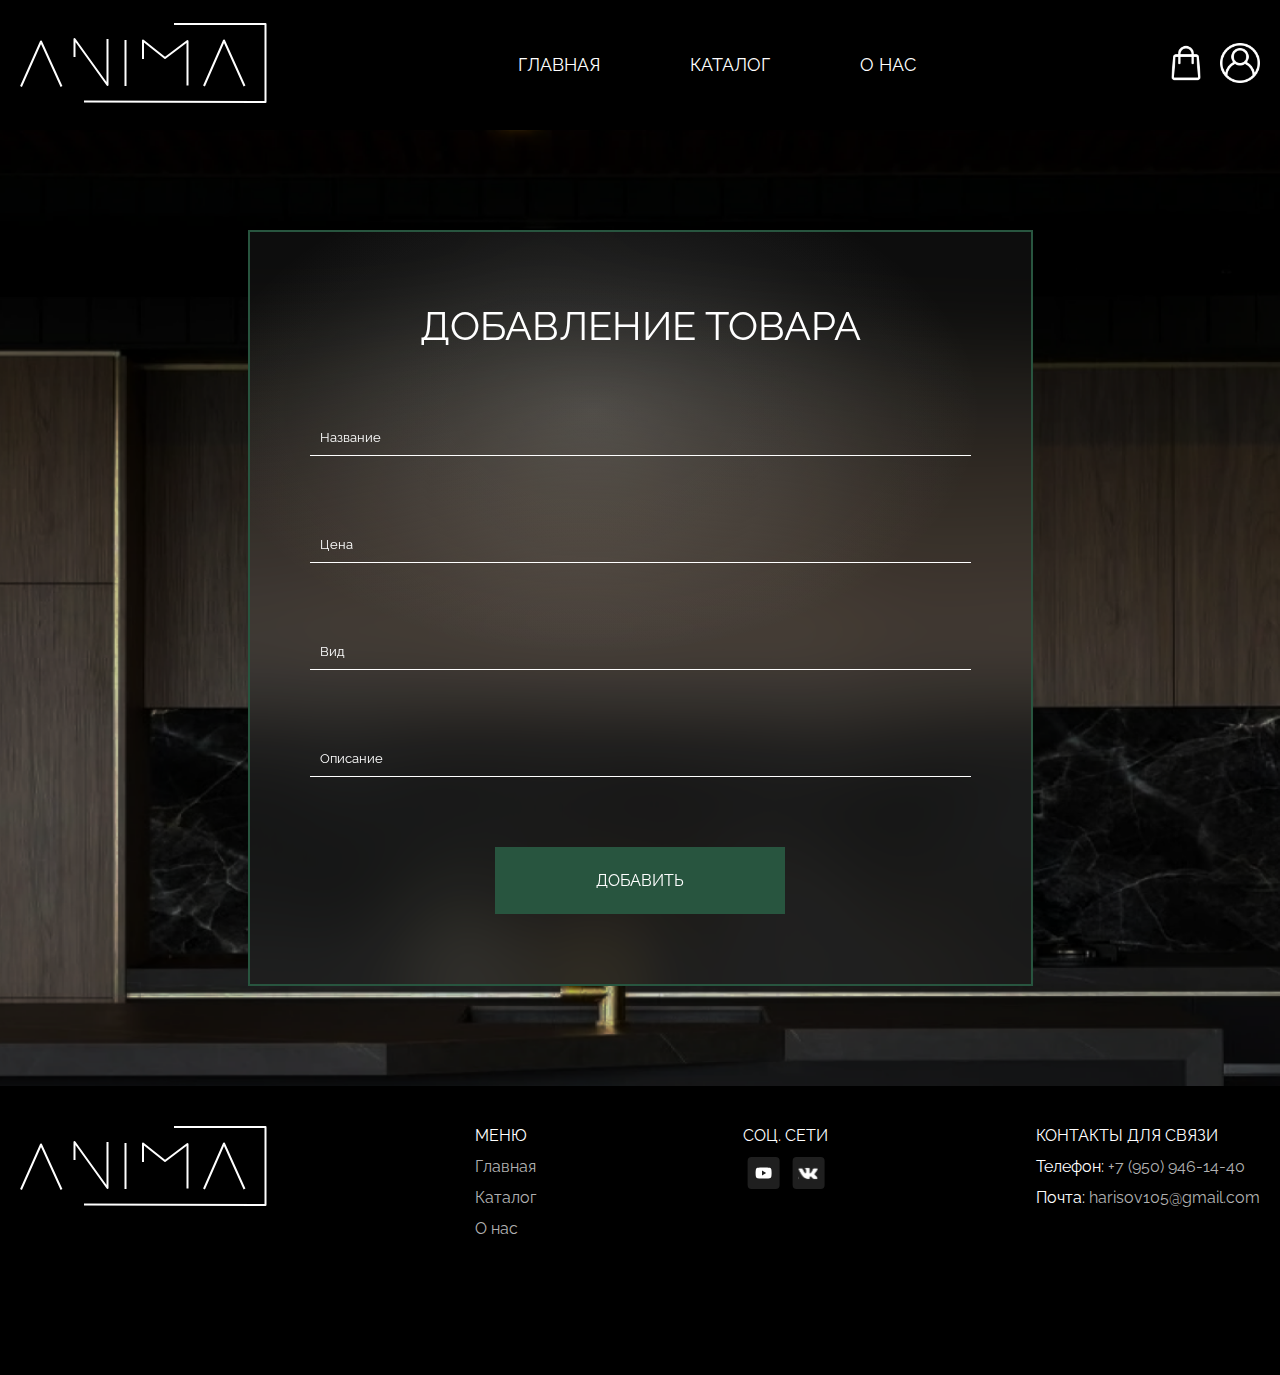
<file: create.html>
<!DOCTYPE html>
<html lang="ru">

<head>
    <meta charset="UTF-8">
    <meta name="viewport" content="width=device-width, initial-scale=1.0">
    <title>ANIMA</title>
    <link rel="stylesheet" href="css/create.css">
</head>

<body>
    <header>
        <div class="container">
            <div class="header">
                <div class="logo">
                    <a href="index.html"><img src="image/logo.svg" alt=""></a>
                </div>

                <div class="nav">
                    <a href="index.html">ГЛАВНАЯ</a>
                    <a href="katalog.html">КАТАЛОГ</a>
                    <a href="We.html">О НАС</a>
                </div>



                <div class="icons">
                    <a href="basket.html"><img src="image/shopping-bag.png" alt=""></a>
                    <a href="autorez.html"><img src="image/user-interface.png" alt=""></a>
                </div>

                <div class="burger">
                    <img src="image/Menu.svg" alt="">
                </div>
            </div>
        </div>
    </header>

    <section>
        <div class="create">
            <div class="container">
                <div class="create_text">
                    <h1>ДОБАВЛЕНИЕ ТОВАРА</h1>

                    <form action="" name="create">
                        <input type="text" class="input" name="" id="" placeholder="Название">
                        <input type="text" class="input" name="" id="" placeholder="Цена">
                        <input type="text" class="input" name="" id="" placeholder="Вид">
                        <input type="text" class="input" name="" id="" placeholder="Описание">
                        <input type="submit" name="create" class="con_btn" value="ДОБАВИТЬ" id="">
                    </form>

                </div>
            </div>
        </div>
    </section>
    <footer>
        <div class="container">

            <div class="footer">

                <a href="index.html"><img src="image/logo.svg" class="footer_logo" alt=""></a>

                <div class="footer_nav">
                    <p>МЕНЮ</p>
                    <div class="nav">
                        <a href="index.html">Главная</a>
                        <a href="katalog.html">Каталог</a>
                        <a href="We.html">О нас</a>
                    </div>
                </div>

                <div class="footer_akk">
                    <p>СОЦ. СЕТИ</p>
                    <div class="akk_img">
                        <a href=""><img src="image/youtube.svg" alt=""></a>
                        <a href=""><img src="image/vk.svg" alt=""></a>
                    </div>
                </div>

                <div class="footer_contacts">
                    <p>КОНТАКТЫ ДЛЯ СВЯЗИ</p>
                    <div class="cont">
                        <p>Телефон: <a href="">+7 (950) 946-14-40</a></p>
                        <p>Почта: <a href="">harisov105@gmail.com</a></p>
                    </div>
                </div>
            </div>

        </div>
    </footer>
</body>
</html>
</file>
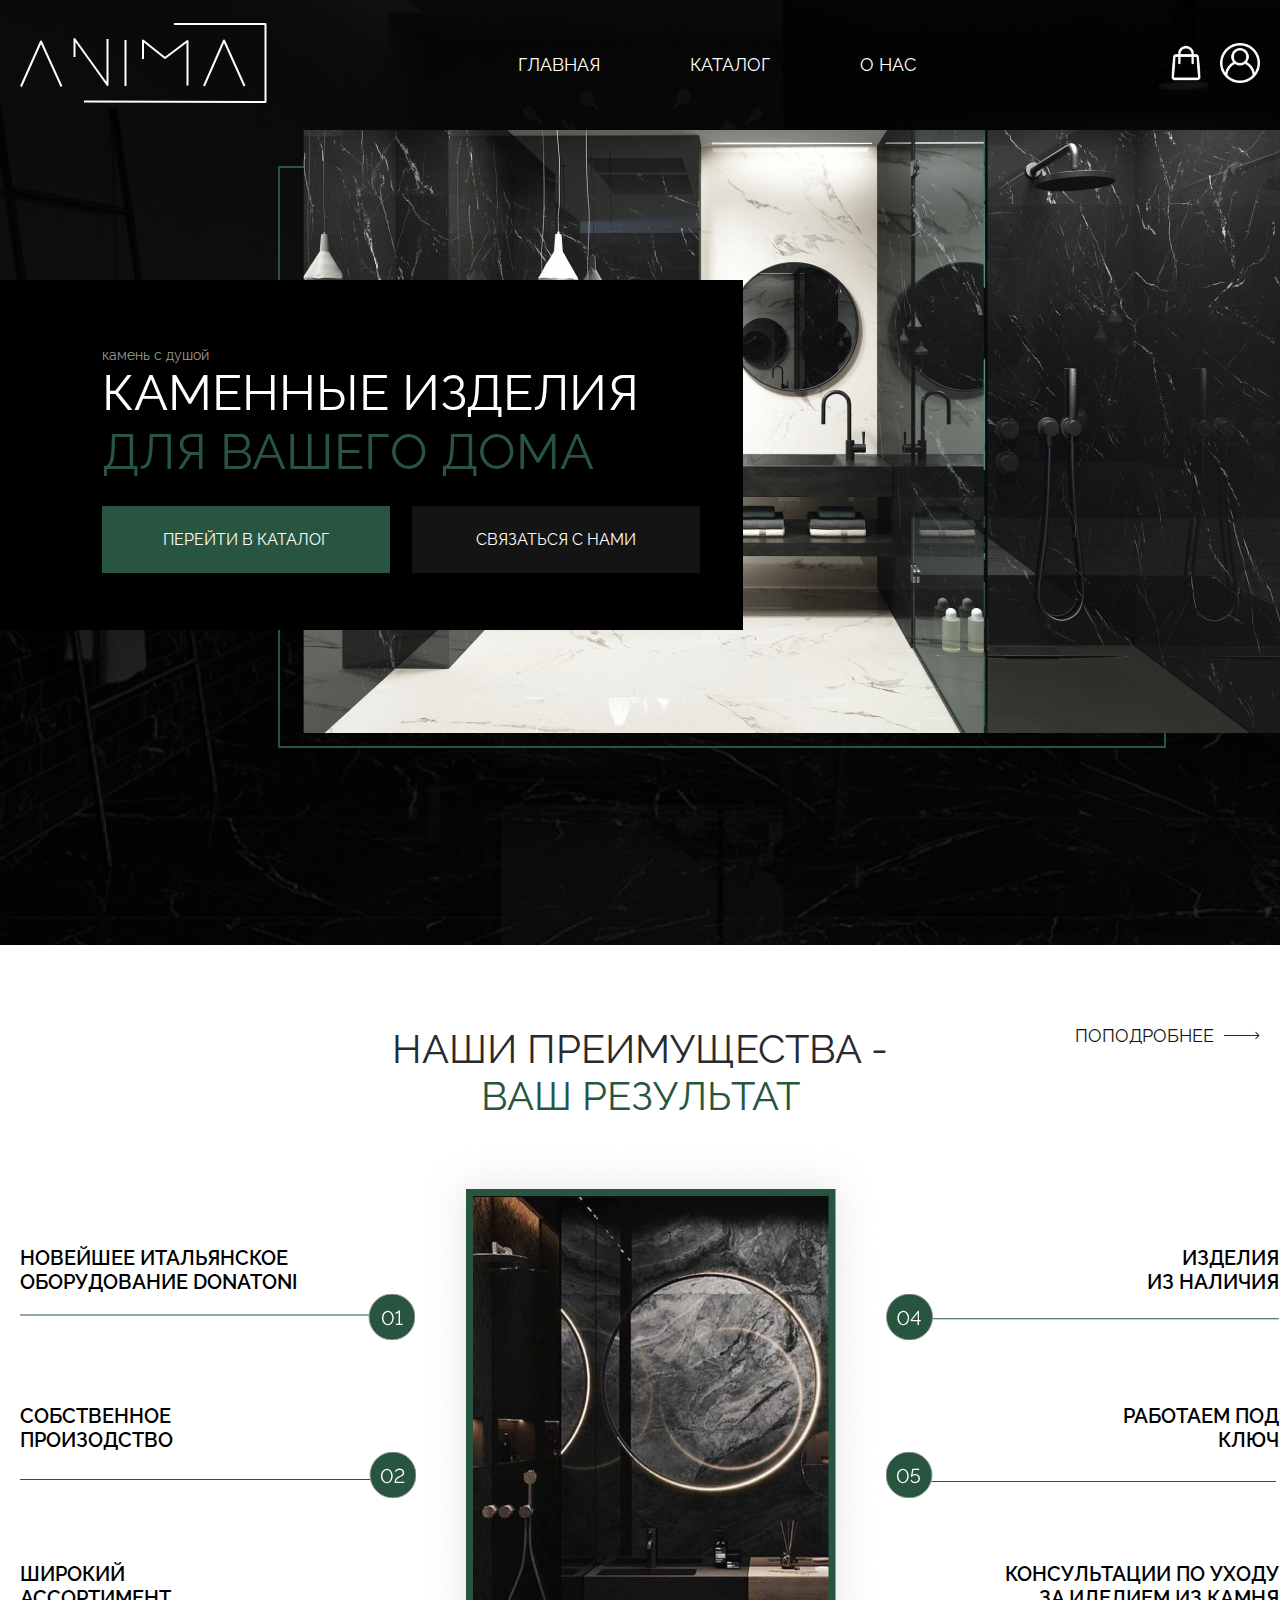
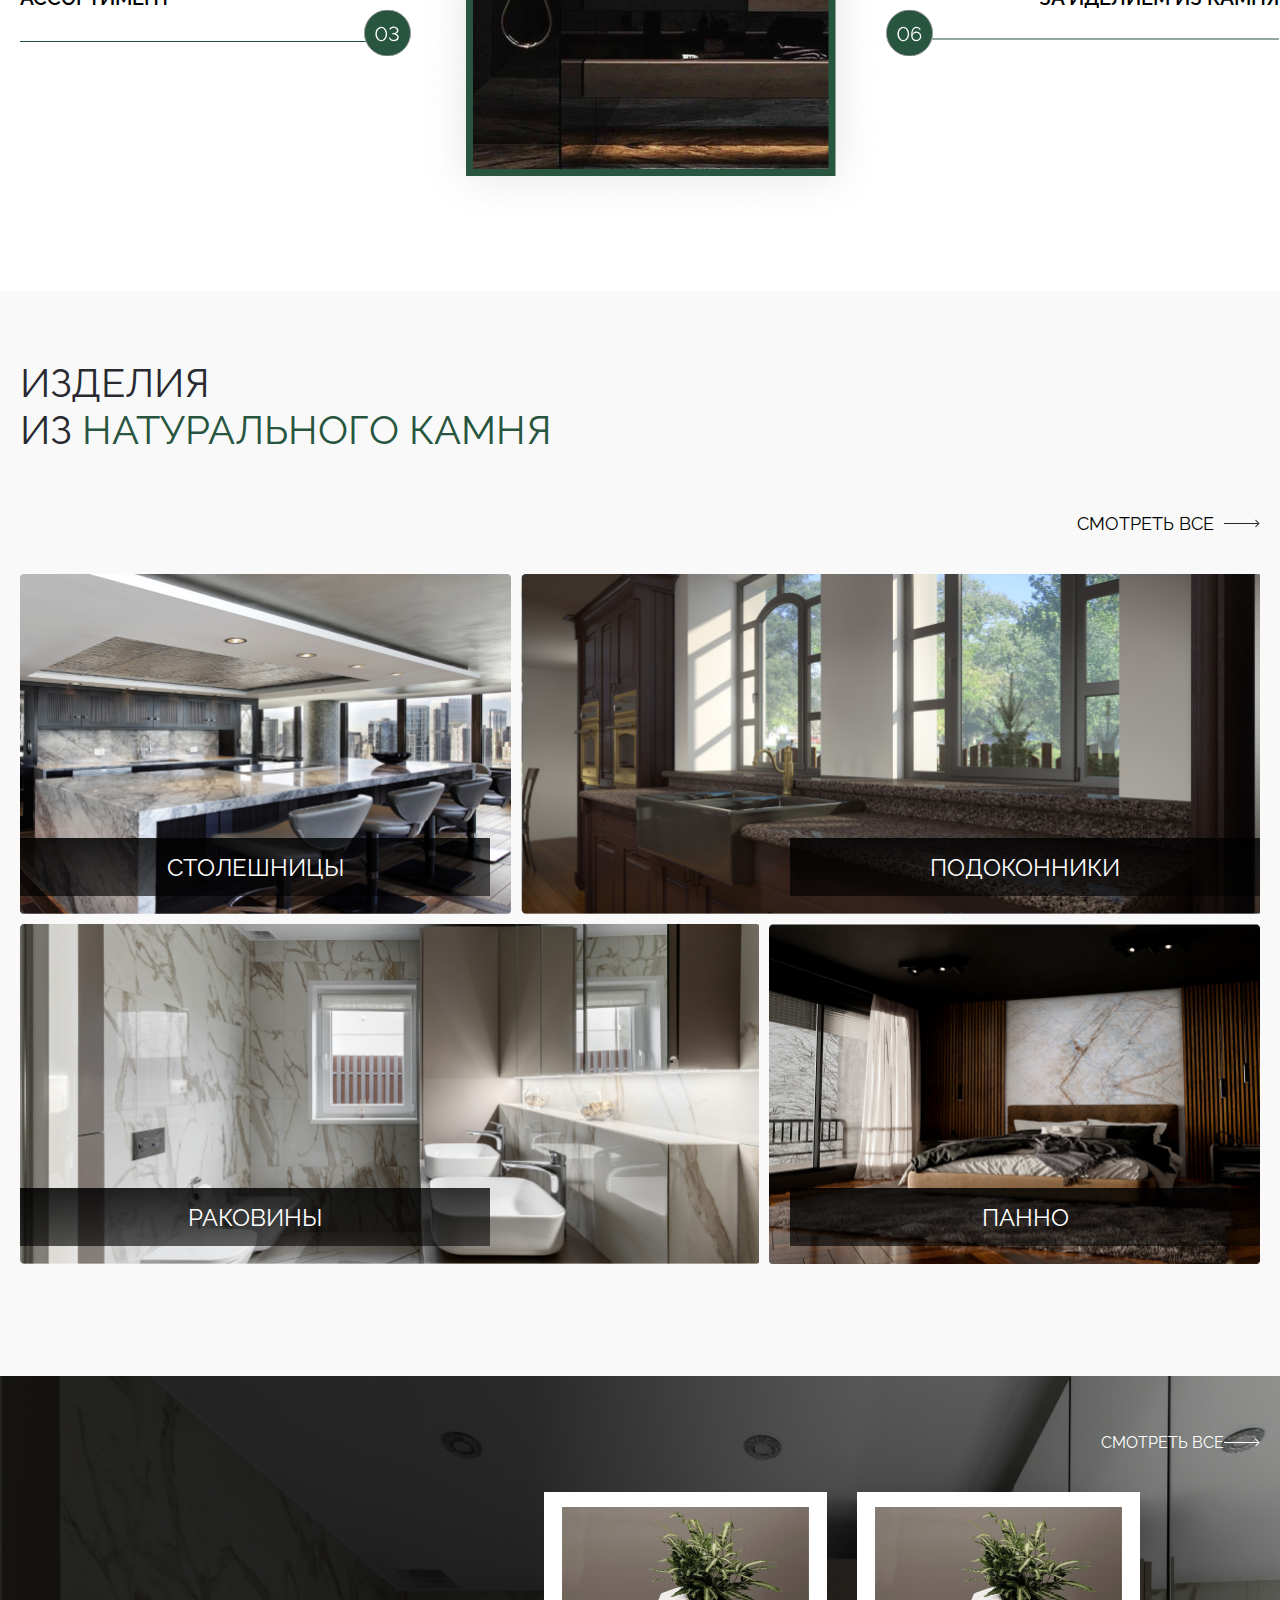
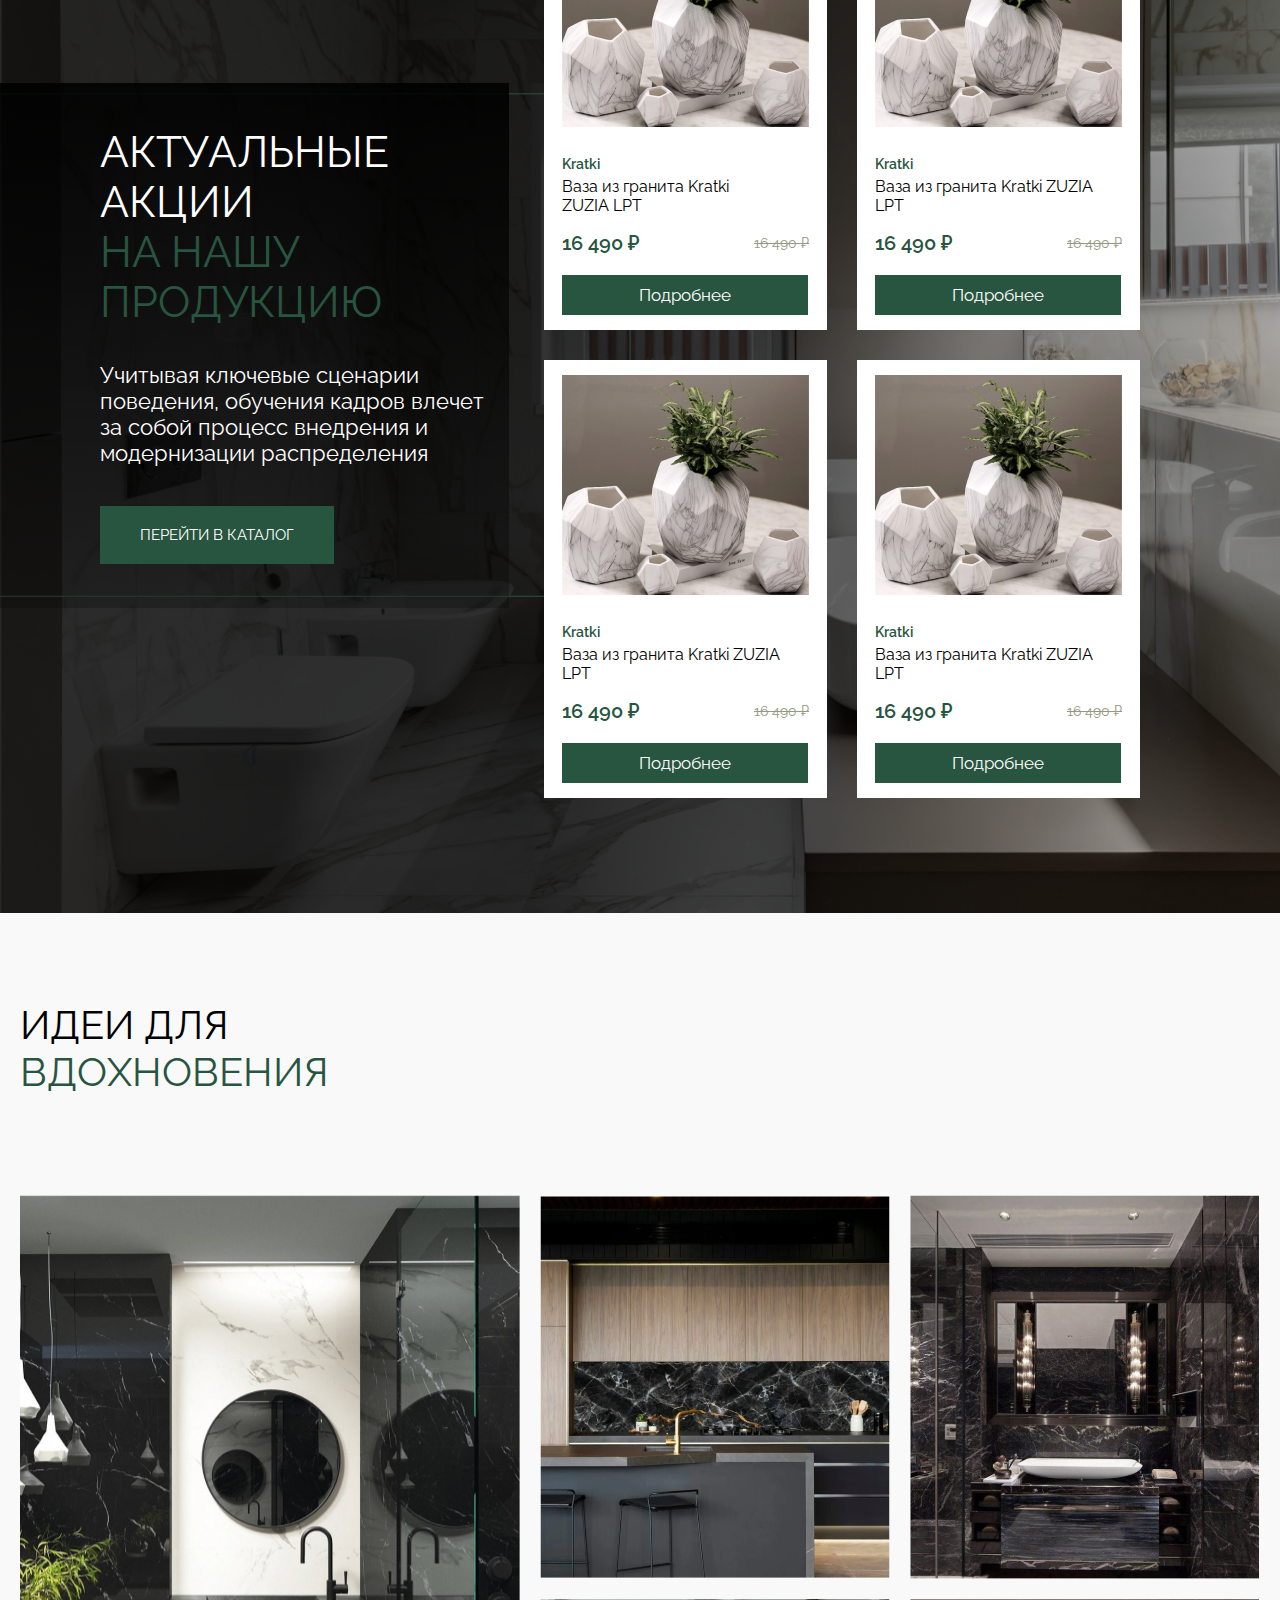
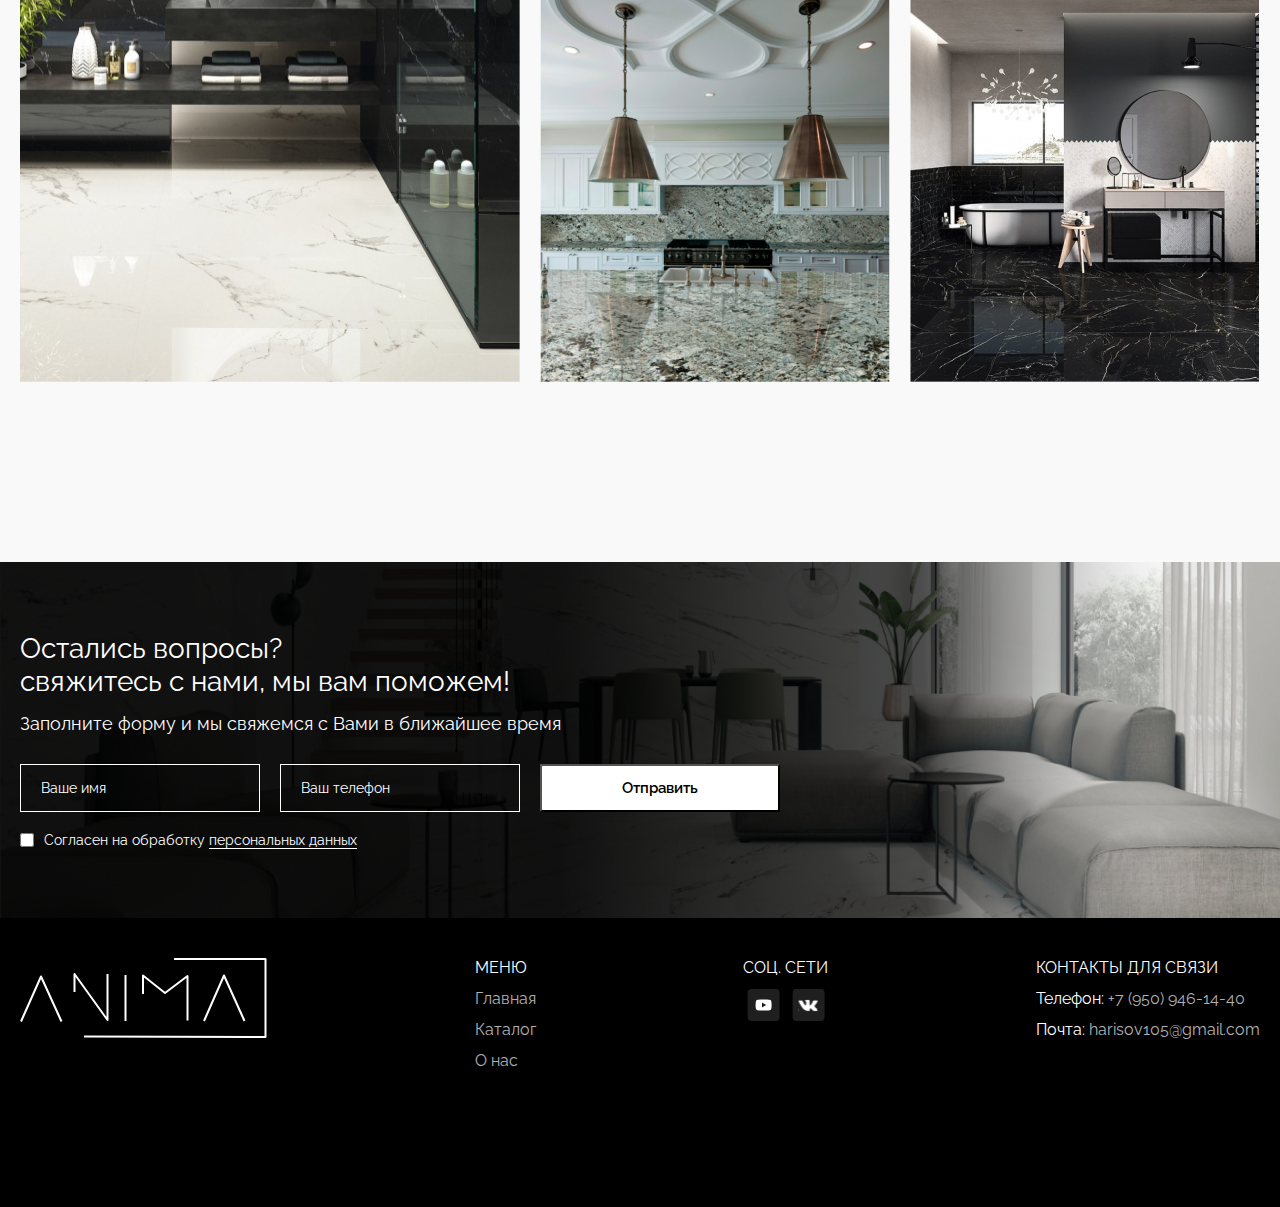
<file: glav.html>
<!DOCTYPE html>
<html lang="ru">

<head>
    <meta charset="UTF-8">
    <meta name="viewport" content="width=device-width, initial-scale=1.0">
    <title>ANIMA</title>
    <link rel="stylesheet" href="css/style.css">
</head>

<body>
    <header>
        <div class="container">
            <div class="header">
                <div class="logo">
                    <a href="glav.html"><img src="image/logo.svg" alt=""></a>
                </div>

                <div class="nav">
                    <a href="glav.html">ГЛАВНАЯ</a>
                    <a href="katalog.html">КАТАЛОГ</a>
                    <a href="We.html">О НАС</a>
                </div>

                

                <div class="icons">
                    <a href="#"><img src="image/shopping-bag.png" alt=""></a>
                    <a href="autorez.html"><img src="image/user-interface.png" alt=""></a>
                </div>

                <div class="burger">
                    <img src="image/Menu.svg" alt="">
                </div>
            </div>
        </div>



        <div class="banner">
            <div class="banner_text">
                <p>камень с душой</p>
                <h1>Каменные изделия<br><span>для вашего дома</span></h1>
                <div class="btn">
                    <a href="katalog.html"><button class="btn1">перейти в каталог</button></a>
                    <a href="connect.html"><button class="btn2">Связаться с нами</button></a>
                </div>
            </div>
        </div>



        <div class="banner_img">
            <img src="image/banner.png" alt="">
        </div>



    </header>


    <section>
        <div class="advan">
            <div class="container">
                <div class="title">
                    <h1>наши преимущества - <br><span>ваш результат</span></h1>
                    <div class="adv_pos_a">
                        <a href="We.html">ПОПОДРОБНЕЕ</a>
                        <img src="image/strl.svg" alt="">
                    </div>
                </div>

                <div class="advan_content">
                    <div class="text123_items">
                        <div class="item123">
                            <p>Новейшее итальянское <br>оборудование Donatoni</p>
                            <img src="image/01.svg" alt="">
                        </div>

                        <div class="item123">
                            <p>Собственное<br>произодство</p>
                            <img src="image/02.svg" alt="">
                        </div>

                        <div class="item123">
                            <p>Широкий <br>ассортимент</p>
                            <img src="image/03.svg" alt="">
                        </div>
                    </div>

                    <img src="image/adv_img.png" class="advan_img" alt="">

                    <div class="text456_items">
                        <div class="item456">
                            <p>Изделия<br>из наличия</p>
                            <img src="image/04.svg" alt="">
                        </div>

                        <div class="item456">
                            <p>Работаем под<br>ключ</p>
                            <img src="image/05.svg" alt="">
                        </div>

                        <div class="item456">
                            <p>Консультации по уходу<br>за иделием из камня</p>
                            <img src="image/06.svg" alt="">
                        </div>
                    </div>
                </div>
            </div>
        </div>

        <div class="kategori">
            <div class="container">
                <div class="title">
                    <h1>изделия <br>из <span>натурального камня</span></h1>
                    <div class="adv_kat_a">
                        <a href="katalog.html">СМОТРЕТЬ ВСЕ</a>
                        <img src="image/strl.svg" alt="">
                    </div>
                </div>

                <div class="kat_items">
                    <div class="kat1">
                        <a href="katalog.html"><button>СТОЛЕШНИЦЫ</button></a>
                    </div>
                    <div class="kat2">
                        <a href="katalog.html"><button>ПОДОКОННИКИ</button></a>
                    </div>
                    <div class="kat3">
                        <a href="katalog.html"><button>РАКОВИНЫ</button></a>
                    </div>
                    <div class="kat4">
                        <a href="katalog.html"><button>ПАННО</button></a>
                    </div>
                </div>
            </div>
        </div>

        <div class="pop_tov">
            <div class="container">
                <div class="pop_tov_a">
                    <a href="katalog.html">СМОТРЕТЬ ВСЕ</a>
                    <img src="image/strl_white.svg" alt="">
                </div>
            </div>
            <div class="pop_tov_content">
                <div class="pop_tov_text">
                    <h1>АКТУАЛЬНЫЕ АКЦИИ<br>
                        <span>НА НАШУ ПРОДУКЦИЮ</span>
                    </h1>
                    <p>Учитывая ключевые сценарии поведения, обучения кадров влечет за собой процесс внедрения и
                        модернизации распределения</p>
                    <a href="katalog.html"><button>ПЕРЕЙТИ В КАТАЛОГ</button></a>
                </div>
                <div class="pop_tov_items">
                    <div class="pop_tov_item">
                        <img src="image/tov_photo.png" alt="">
                        <p class="tov_name">Kratki</p>
                        <p class="tov_opis">Ваза из гранита Kratki<br>
                            ZUZIA LPT</p>
                        <div class="tov_price">
                            <p class="tov_price_1">16 490 ₽</p>
                            <p class="tov_price_2">16 490 ₽</p>
                        </div>
                        <a href="tovar.html"><button>Подробнее</button></a>
                    </div>

                    <div class="pop_tov_item">
                        <img src="image/tov_photo.png" alt="">
                        <p class="tov_name">Kratki</p>
                        <p class="tov_opis">Ваза из гранита Kratki
                            ZUZIA LPT</p>
                        <div class="tov_price">
                            <p class="tov_price_1">16 490 ₽</p>
                            <p class="tov_price_2">16 490 ₽</p>
                        </div>
                        <a href="tovar.html"><button>Подробнее</button></a>
                    </div>

                    <div class="pop_tov_item">
                        <img src="image/tov_photo.png" alt="">
                        <p class="tov_name">Kratki</p>
                        <p class="tov_opis">Ваза из гранита Kratki
                            ZUZIA LPT</p>
                        <div class="tov_price">
                            <p class="tov_price_1">16 490 ₽</p>
                            <p class="tov_price_2">16 490 ₽</p>
                        </div>
                        <a href="tovar.html"><button>Подробнее</button></a>
                    </div>

                    <div class="pop_tov_item">
                        <img src="image/tov_photo.png" alt="">
                        <p class="tov_name">Kratki</p>
                        <p class="tov_opis">Ваза из гранита Kratki
                            ZUZIA LPT</p>
                        <div class="tov_price">
                            <p class="tov_price_1">16 490 ₽</p>
                            <p class="tov_price_2">16 490 ₽</p>
                        </div>
                        <a href="tovar.html"><button>Подробнее</button></a>
                    </div>
                </div>
            </div>


        </div>


        <div class="photo_work">
            <div class="container">
                <h1>ИДЕИ ДЛЯ<br>
                    <span>ВДОХНОВЕНИЯ</span>
                </h1>

                <div class="photo_items">
                    <img src="image/prim1.png" class="photo_items_1" alt="">
                    <div class="photo_items_flex">
                        <img src="image/prim2.png" alt="">
                        <img src="image/prim3.png" alt="">
                        <img src="image/prim4.png" alt="">
                        <img src="image/prim5.png" alt="">
                    </div>
                </div>
            </div>
        </div>


        <div class="form_block">
            <div class="container">
                <h1>Остались вопросы?<br>
                    свяжитесь с нами, мы вам поможем!</h1>
                <p>Заполните форму и мы свяжемся с Вами в ближайшее время</p>

                <form action="">
                    <input type="text" class="form_name" placeholder="Ваше имя">
                    <input type="text" class="form_phone" placeholder="Ваш телефон">
                    <input type="submit" class="form_button" value="Отправить">
                </form>

                <div class="form_checkbox">
                    <input type="checkbox">
                    <p>Согласен на обработку <a href="#">персональных данных</a></p>
                </div>
            </div>
        </div>
    </section>


    <footer>
        <div class="container">

            <div class="footer">

                <a href="glav.html"><img src="image/logo.svg" class="footer_logo" alt=""></a>

                <div class="footer_nav">
                    <p>МЕНЮ</p>
                    <div class="nav">
                        <a href="glav.html">Главная</a>
                        <a href="katalog.html">Каталог</a>
                        <a href="We.html">О нас</a>
                    </div>
                </div>

                <div class="footer_akk">
                    <p>СОЦ. СЕТИ</p>
                    <div class="akk_img">
                        <a href=""><img src="image/youtube.svg" alt=""></a>
                        <a href=""><img src="image/vk.svg" alt=""></a>
                    </div>
                </div>

                <div class="footer_contacts">
                    <p>КОНТАКТЫ ДЛЯ СВЯЗИ</p>
                    <div class="cont">
                        <p>Телефон: <a href="">+7 (950) 946-14-40</a></p>
                        <p>Почта: <a href="">harisov105@gmail.com</a></p>
                    </div>
                </div>
            </div>

        </div>
    </footer>
</body>

</html>
</file>
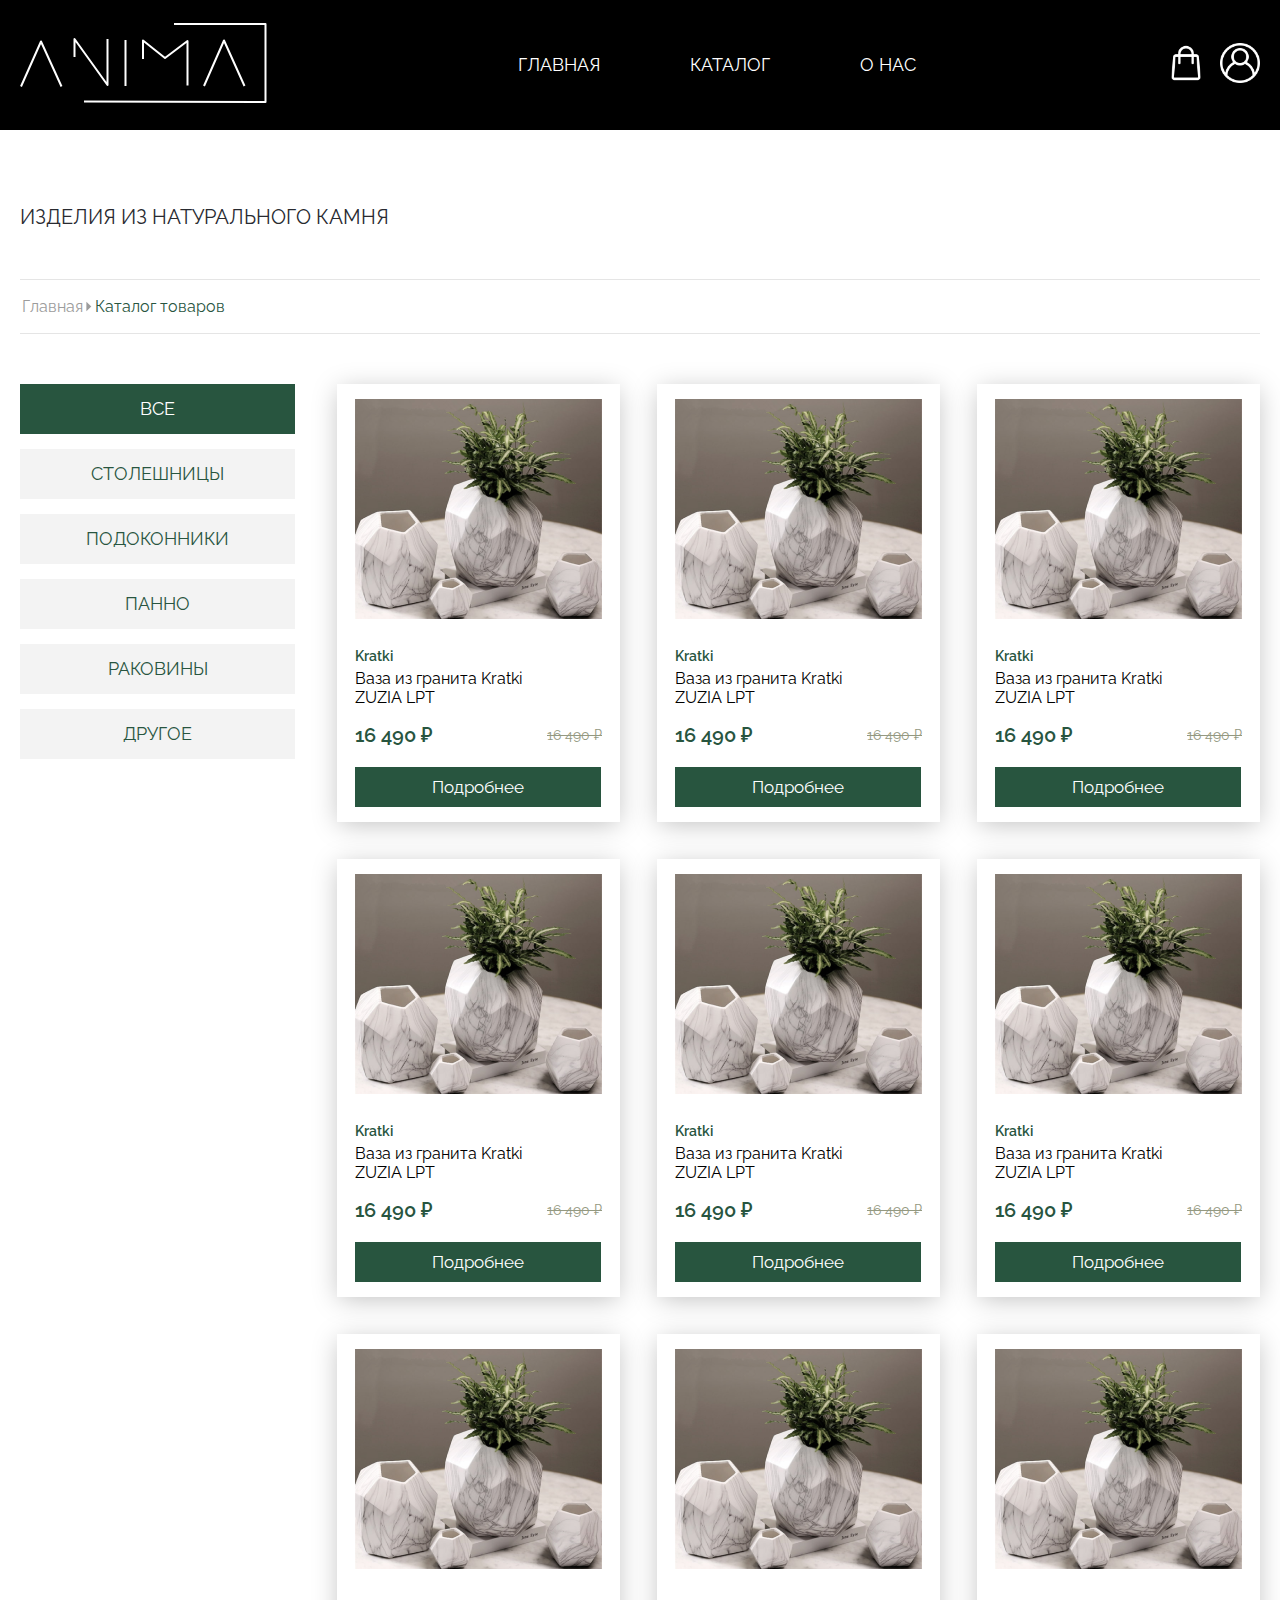
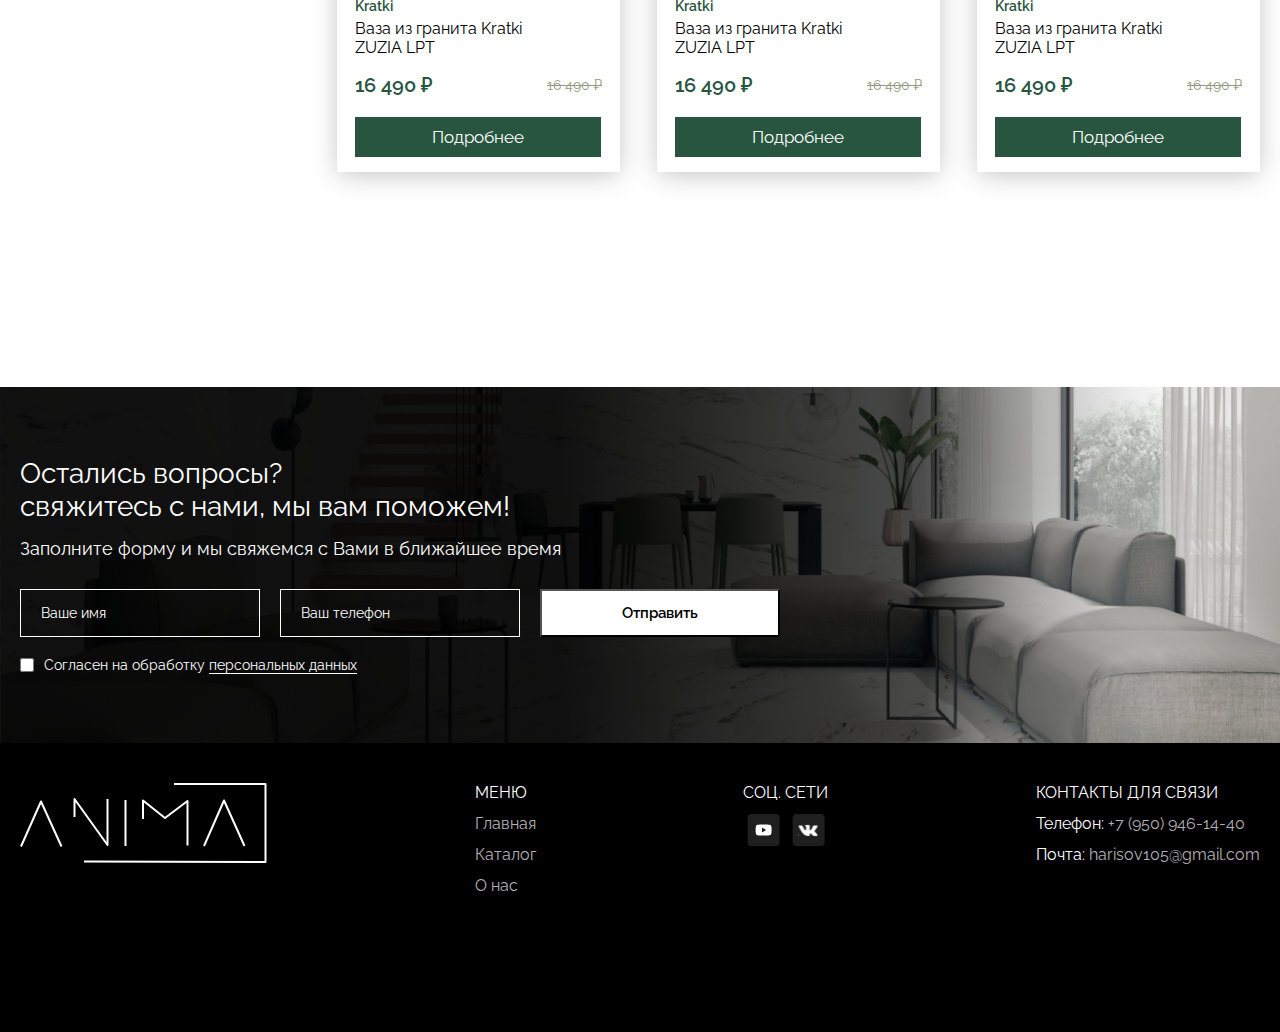
<file: katalog.html>
<!DOCTYPE html>
<html lang="ru">

<head>
    <meta charset="UTF-8">
    <meta name="viewport" content="width=device-width, initial-scale=1.0">
    <title>ANIMA</title>
    <link rel="stylesheet" href="css/katalog.css">
</head>

<body>
    <header>
        <div class="container">
            <div class="header">
                <div class="logo">
                    <a href="index.html"><img src="image/logo.svg" alt=""></a>
                </div>

                <div class="nav">
                    <a href="index.html">ГЛАВНАЯ</a>
                    <a href="katalog.html">КАТАЛОГ</a>
                    <a href="We.html">О НАС</a>
                </div>



                <div class="icons">
                    <a href="basket.html"><img src="image/shopping-bag.png" alt=""></a>
                    <a href="autorez.html"><img src="image/user-interface.png" alt=""></a>
                </div>

                <div class="burger">
                    <img src="image/Menu.svg" alt="">
                </div>
            </div>
        </div>
    </header>



    <section>
        <div class="container">
            <div class="katalog">
                <h1>Изделия из натурального камня</h1>
                <div class="croshki">
                    <a href="index.html" class="croshki_1">Главная</a>
                    <img src="image/croshki.svg" alt="">
                    <a href="katalog.html" class="croshki_2">Каталог товаров</a>
                </div>

                <div class="tovars">
                    <div class="tovars_kat">
                        <a href="#" class="tovars_kat_1">ВСЕ</a>
                        <a href="#" class="tovars_kat_2">СТОЛЕШНИЦЫ</a>
                        <a href="#" class="tovars_kat_2">ПОДОКОННИКИ</a>
                        <a href="#" class="tovars_kat_2">ПАННО</a>
                        <a href="#" class="tovars_kat_2">РАКОВИНЫ</a>
                        <a href="#" class="tovars_kat_2">ДРУГОЕ</a>
                    </div>

                    <div class="pop_tov_items">
                        <div class="pop_tov_item">
                            <img src="image/tov_photo.png" alt="">
                            <p class="tov_name">Kratki</p>
                            <p class="tov_opis">Ваза из гранита Kratki<br>
                                ZUZIA LPT</p>
                            <div class="tov_price">
                                <p class="tov_price_1">16 490 ₽</p>
                                <p class="tov_price_2">16 490 ₽</p>
                            </div>
                            <a href="tovar.html"><button>Подробнее</button></a>
                        </div>

                        <div class="pop_tov_item">
                            <img src="image/tov_photo.png" alt="">
                            <p class="tov_name">Kratki</p>
                            <p class="tov_opis">Ваза из гранита Kratki<br>
                                ZUZIA LPT</p>
                            <div class="tov_price">
                                <p class="tov_price_1">16 490 ₽</p>
                                <p class="tov_price_2">16 490 ₽</p>
                            </div>
                            <a href="tovar.html"><button>Подробнее</button></a>
                        </div>

                        <div class="pop_tov_item">
                            <img src="image/tov_photo.png" alt="">
                            <p class="tov_name">Kratki</p>
                            <p class="tov_opis">Ваза из гранита Kratki<br>
                                ZUZIA LPT</p>
                            <div class="tov_price">
                                <p class="tov_price_1">16 490 ₽</p>
                                <p class="tov_price_2">16 490 ₽</p>
                            </div>
                            <a href="tovar.html"><button>Подробнее</button></a>
                        </div>

                        <div class="pop_tov_item">
                            <img src="image/tov_photo.png" alt="">
                            <p class="tov_name">Kratki</p>
                            <p class="tov_opis">Ваза из гранита Kratki<br>
                                ZUZIA LPT</p>
                            <div class="tov_price">
                                <p class="tov_price_1">16 490 ₽</p>
                                <p class="tov_price_2">16 490 ₽</p>
                            </div>
                            <a href="tovar.html"><button>Подробнее</button></a>
                        </div>

                        <div class="pop_tov_item">
                            <img src="image/tov_photo.png" alt="">
                            <p class="tov_name">Kratki</p>
                            <p class="tov_opis">Ваза из гранита Kratki<br>
                                ZUZIA LPT</p>
                            <div class="tov_price">
                                <p class="tov_price_1">16 490 ₽</p>
                                <p class="tov_price_2">16 490 ₽</p>
                            </div>
                            <a href="tovar.html"><button>Подробнее</button></a>
                        </div>

                        <div class="pop_tov_item">
                            <img src="image/tov_photo.png" alt="">
                            <p class="tov_name">Kratki</p>
                            <p class="tov_opis">Ваза из гранита Kratki<br>
                                ZUZIA LPT</p>
                            <div class="tov_price">
                                <p class="tov_price_1">16 490 ₽</p>
                                <p class="tov_price_2">16 490 ₽</p>
                            </div>
                            <a href="tovar.html"><button>Подробнее</button></a>
                        </div>

                        <div class="pop_tov_item">
                            <img src="image/tov_photo.png" alt="">
                            <p class="tov_name">Kratki</p>
                            <p class="tov_opis">Ваза из гранита Kratki<br>
                                ZUZIA LPT</p>
                            <div class="tov_price">
                                <p class="tov_price_1">16 490 ₽</p>
                                <p class="tov_price_2">16 490 ₽</p>
                            </div>
                            <a href="tovar.html"><button>Подробнее</button></a>
                        </div>

                        <div class="pop_tov_item">
                            <img src="image/tov_photo.png" alt="">
                            <p class="tov_name">Kratki</p>
                            <p class="tov_opis">Ваза из гранита Kratki<br>
                                ZUZIA LPT</p>
                            <div class="tov_price">
                                <p class="tov_price_1">16 490 ₽</p>
                                <p class="tov_price_2">16 490 ₽</p>
                            </div>
                            <a href="tovar.html"><button>Подробнее</button></a>
                        </div>

                        <div class="pop_tov_item">
                            <img src="image/tov_photo.png" alt="">
                            <p class="tov_name">Kratki</p>
                            <p class="tov_opis">Ваза из гранита Kratki<br>
                                ZUZIA LPT</p>
                            <div class="tov_price">
                                <p class="tov_price_1">16 490 ₽</p>
                                <p class="tov_price_2">16 490 ₽</p>
                            </div>
                            <a href="tovar.html"><button>Подробнее</button></a>
                        </div>
                    </div>
                </div>
            </div>
        </div>

        <div class="form_block">
            <div class="container">
                <h1>Остались вопросы?<br>
                    свяжитесь с нами, мы вам поможем!</h1>
                <p>Заполните форму и мы свяжемся с Вами в ближайшее время</p>

                <form action="">
                    <input type="text" class="form_name" placeholder="Ваше имя">
                    <input type="text" class="form_phone" placeholder="Ваш телефон">
                    <input type="submit" class="form_button" value="Отправить">
                </form>

                <div class="form_checkbox">
                    <input type="checkbox">
                    <p>Согласен на обработку <a href="#">персональных данных</a></p>
                </div>
            </div>
        </div>
    </section>


    <footer>
        <div class="container">

            <div class="footer">

                <a href="index.html"><img src="image/logo.svg" class="footer_logo" alt=""></a>

                <div class="footer_nav">
                    <p>МЕНЮ</p>
                    <div class="nav">
                        <a href="index.html">Главная</a>
                        <a href="katalog.html">Каталог</a>
                        <a href="We.html">О нас</a>
                    </div>
                </div>

                <div class="footer_akk">
                    <p>СОЦ. СЕТИ</p>
                    <div class="akk_img">
                        <a href=""><img src="image/youtube.svg" alt=""></a>
                        <a href=""><img src="image/vk.svg" alt=""></a>
                    </div>
                </div>

                <div class="footer_contacts">
                    <p>КОНТАКТЫ ДЛЯ СВЯЗИ</p>
                    <div class="cont">
                        <p>Телефон: <a href="">+7 (950) 946-14-40</a></p>
                        <p>Почта: <a href="">harisov105@gmail.com</a></p>
                    </div>
                </div>
            </div>

        </div>
    </footer>
</body>

</html>
</file>
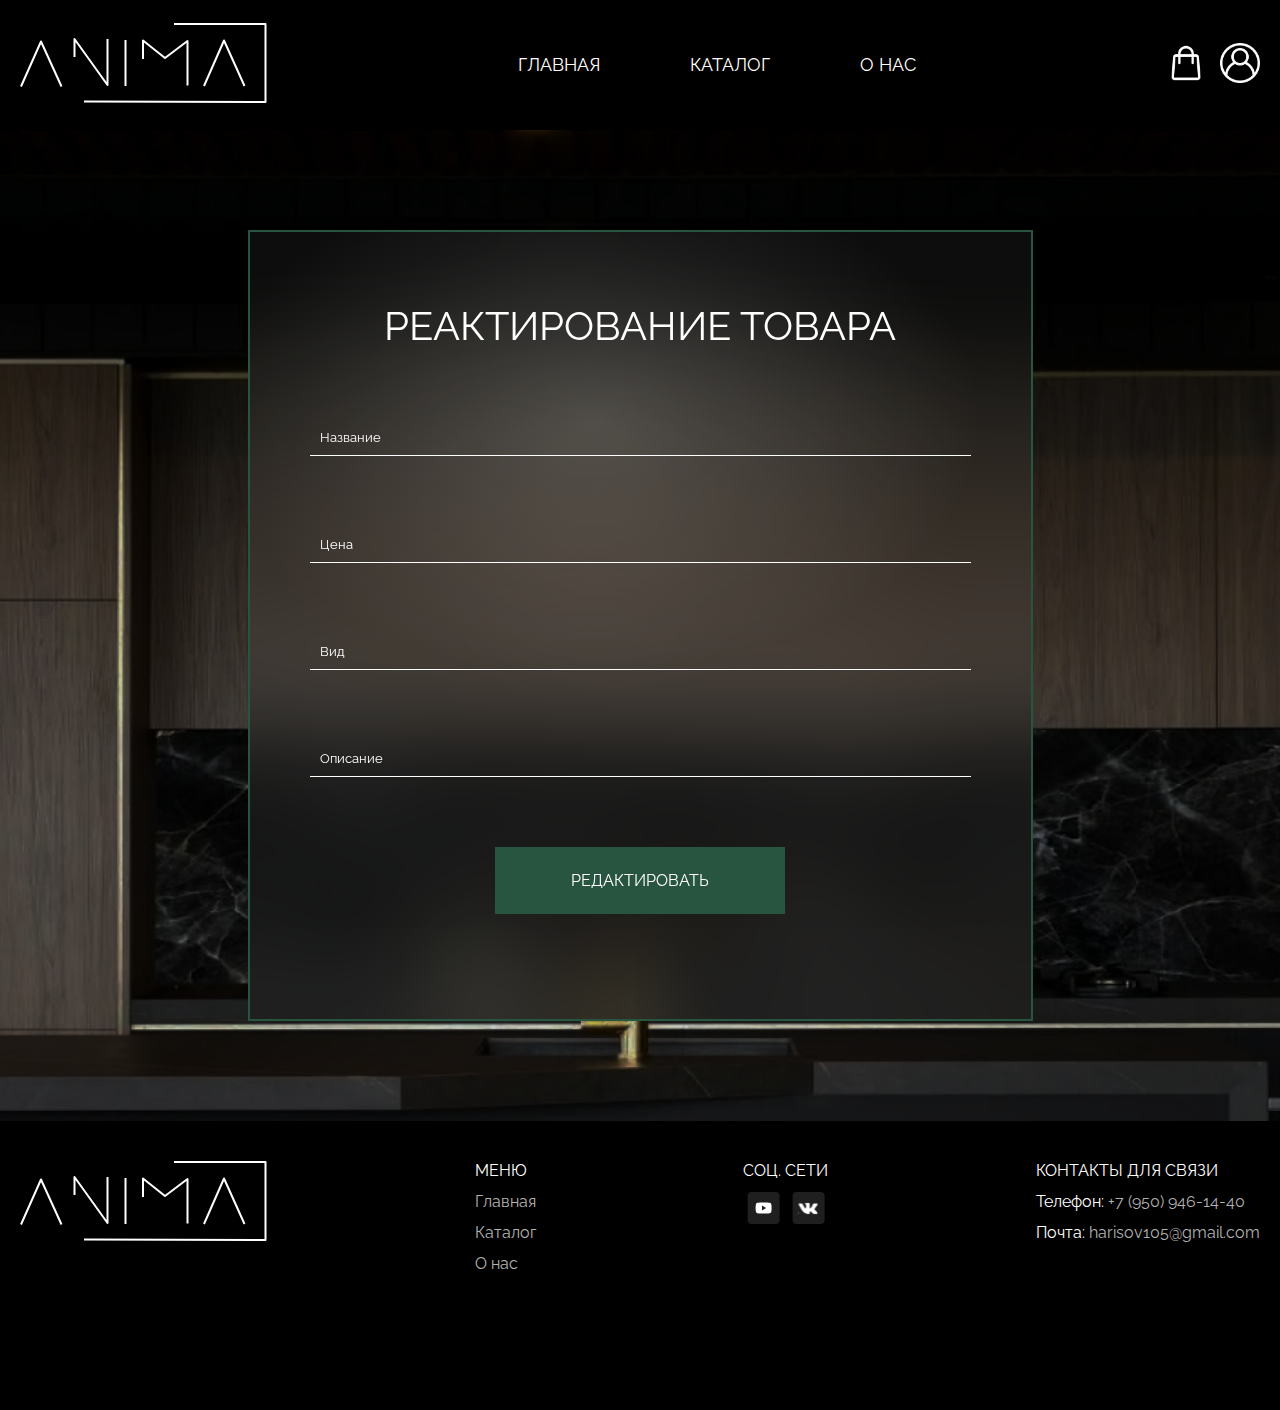
<file: redact.html>
<!DOCTYPE html>
<html lang="ru">

<head>
    <meta charset="UTF-8">
    <meta name="viewport" content="width=device-width, initial-scale=1.0">
    <title>ANIMA</title>
    <link rel="stylesheet" href="css/redact.css">
</head>

<body>
    <header>
        <div class="container">
            <div class="header">
                <div class="logo">
                    <a href="index.html"><img src="image/logo.svg" alt=""></a>
                </div>

                <div class="nav">
                    <a href="index.html">ГЛАВНАЯ</a>
                    <a href="katalog.html">КАТАЛОГ</a>
                    <a href="We.html">О НАС</a>
                </div>



                <div class="icons">
                    <a href="basket.html"><img src="image/shopping-bag.png" alt=""></a>
                    <a href="autorez.html"><img src="image/user-interface.png" alt=""></a>
                </div>

                <div class="burger">
                    <img src="image/Menu.svg" alt="">
                </div>
            </div>
        </div>
    </header>

    <section>
        <div class="redact">
            <div class="container">
                <div class="redact_text">
                    <h1>РЕАКТИРОВАНИЕ ТОВАРА</h1>

                    <form action="" name="redact">
                        <input type="text" class="input" name="" id="" placeholder="Название">
                        <input type="text" class="input" name="" id="" placeholder="Цена">
                        <input type="text" class="input" name="" id="" placeholder="Вид">
                        <input type="text" class="input" name="" id="" placeholder="Описание">
                        <input type="submit" name="redact" class="con_btn" value="РЕДАКТИРОВАТЬ" id="">
                    </form>

                </div>
            </div>
        </div>
    </section>
    <footer>
        <div class="container">

            <div class="footer">

                <a href="index.html"><img src="image/logo.svg" class="footer_logo" alt=""></a>

                <div class="footer_nav">
                    <p>МЕНЮ</p>
                    <div class="nav">
                        <a href="index.html">Главная</a>
                        <a href="katalog.html">Каталог</a>
                        <a href="We.html">О нас</a>
                    </div>
                </div>

                <div class="footer_akk">
                    <p>СОЦ. СЕТИ</p>
                    <div class="akk_img">
                        <a href=""><img src="image/youtube.svg" alt=""></a>
                        <a href=""><img src="image/vk.svg" alt=""></a>
                    </div>
                </div>

                <div class="footer_contacts">
                    <p>КОНТАКТЫ ДЛЯ СВЯЗИ</p>
                    <div class="cont">
                        <p>Телефон: <a href="">+7 (950) 946-14-40</a></p>
                        <p>Почта: <a href="">harisov105@gmail.com</a></p>
                    </div>
                </div>
            </div>

        </div>
    </footer>
</body>
</html>
</file>
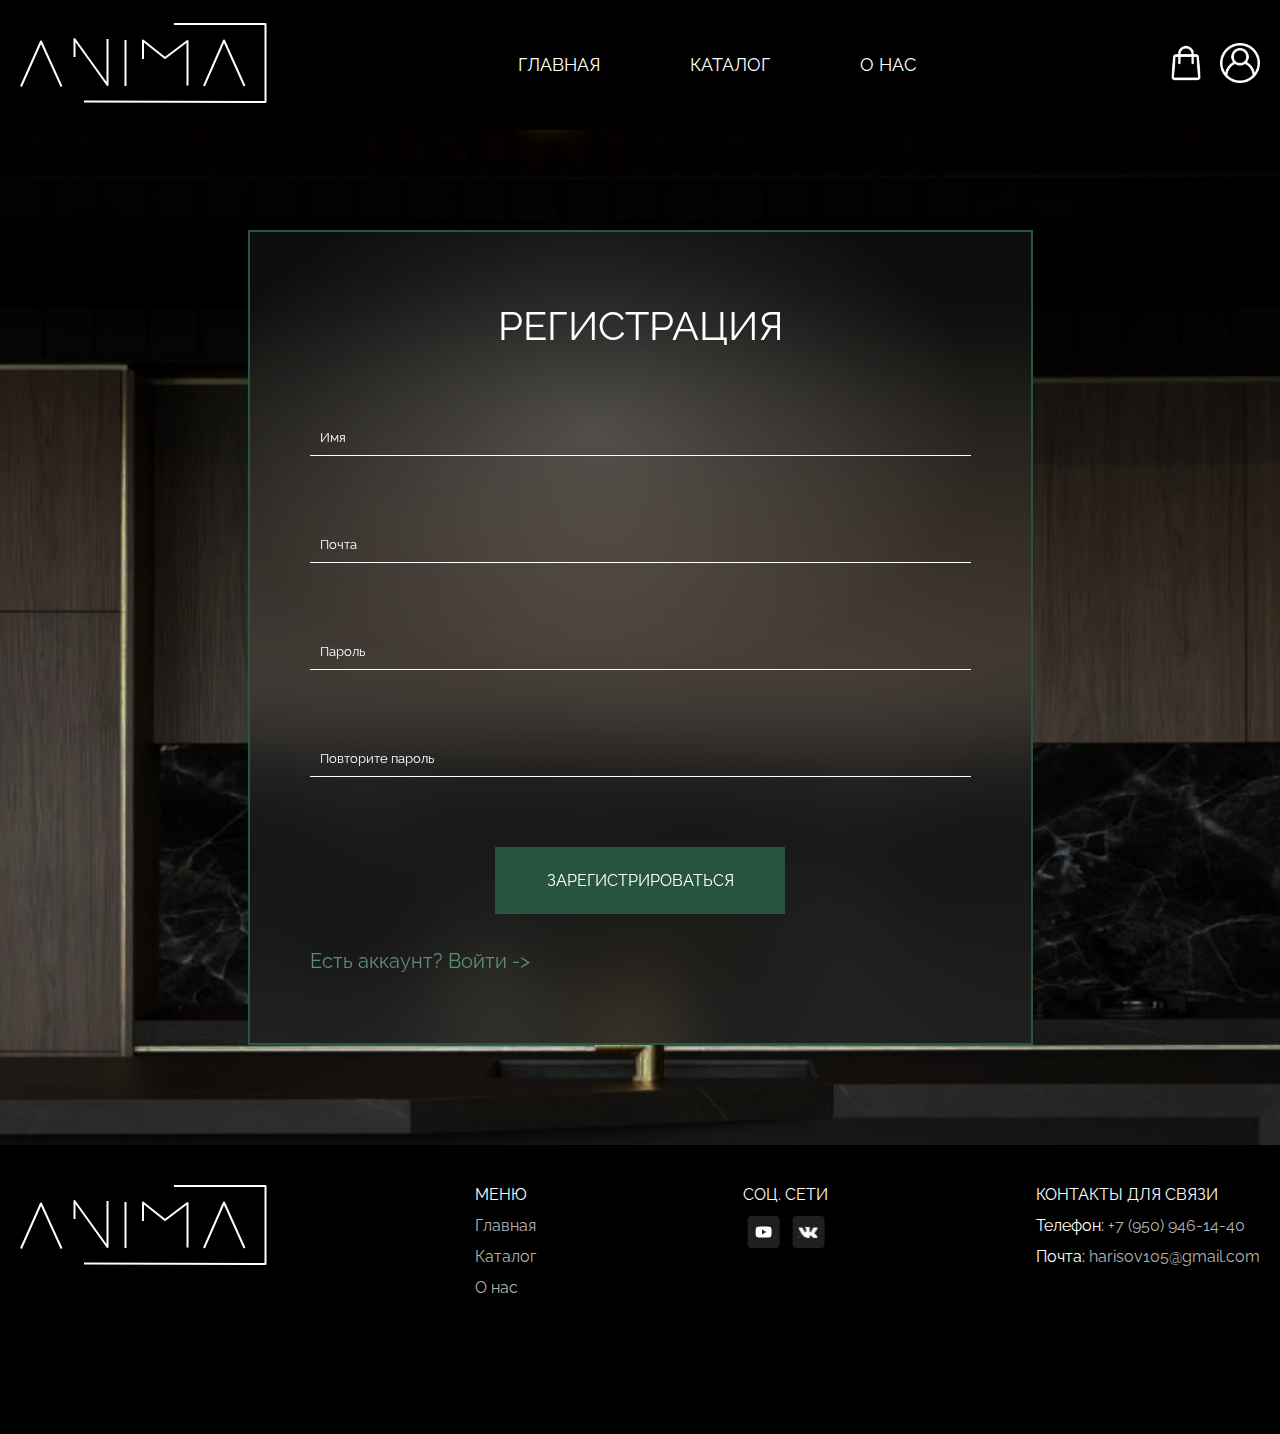
<file: regis.html>
<!DOCTYPE html>
<html lang="ru">

<head>
    <meta charset="UTF-8">
    <meta name="viewport" content="width=device-width, initial-scale=1.0">
    <title>ANIMA</title>
    <link rel="stylesheet" href="css/regis.css">
</head>

<body>
    <header>
        <div class="container">
            <div class="header">
                <div class="logo">
                    <a href="index.html"><img src="image/logo.svg" alt=""></a>
                </div>

                <div class="nav">
                    <a href="index.html">ГЛАВНАЯ</a>
                    <a href="katalog.html">КАТАЛОГ</a>
                    <a href="We.html">О НАС</a>
                </div>



                <div class="icons">
                    <a href="basket.html"><img src="image/shopping-bag.png" alt=""></a>
                    <a href="autorez.html"><img src="image/user-interface.png" alt=""></a>
                </div>

                <div class="burger">
                    <img src="image/Menu.svg" alt="">
                </div>
            </div>
        </div>
    </header>

    <section>
        <div class="regis">
            <div class="container">
                <div class="regis_text">
                    <h1>РЕГИСТРАЦИЯ</h1>

                    <form action="" name="regis">
                        <input type="text" class="input" name="" id="" placeholder="Имя">
                        <input type="text" class="input" name="" id="" placeholder="Почта">
                        <input type="text" class="input" name="" id="" placeholder="Пароль">
                        <input type="text" class="input" name="" id="" placeholder="Повторите пароль">
                        <input type="submit" name="regis" class="con_btn" value="ЗАРЕГИСТРИРОВАТЬСЯ" id="">
                    </form>

                    <a href="autorez.html">Есть аккаунт?
                        Войти -></a>
                </div>
            </div>
        </div>
    </section>
    <footer>
        <div class="container">

            <div class="footer">

                <a href="index.html"><img src="image/logo.svg" class="footer_logo" alt=""></a>

                <div class="footer_nav">
                    <p>МЕНЮ</p>
                    <div class="nav">
                        <a href="index.html">Главная</a>
                        <a href="katalog.html">Каталог</a>
                        <a href="We.html">О нас</a>
                    </div>
                </div>

                <div class="footer_akk">
                    <p>СОЦ. СЕТИ</p>
                    <div class="akk_img">
                        <a href=""><img src="image/youtube.svg" alt=""></a>
                        <a href=""><img src="image/vk.svg" alt=""></a>
                    </div>
                </div>

                <div class="footer_contacts">
                    <p>КОНТАКТЫ ДЛЯ СВЯЗИ</p>
                    <div class="cont">
                        <p>Телефон: <a href="">+7 (950) 946-14-40</a></p>
                        <p>Почта: <a href="">harisov105@gmail.com</a></p>
                    </div>
                </div>
            </div>

        </div>
    </footer>
</body>
</html>
</file>
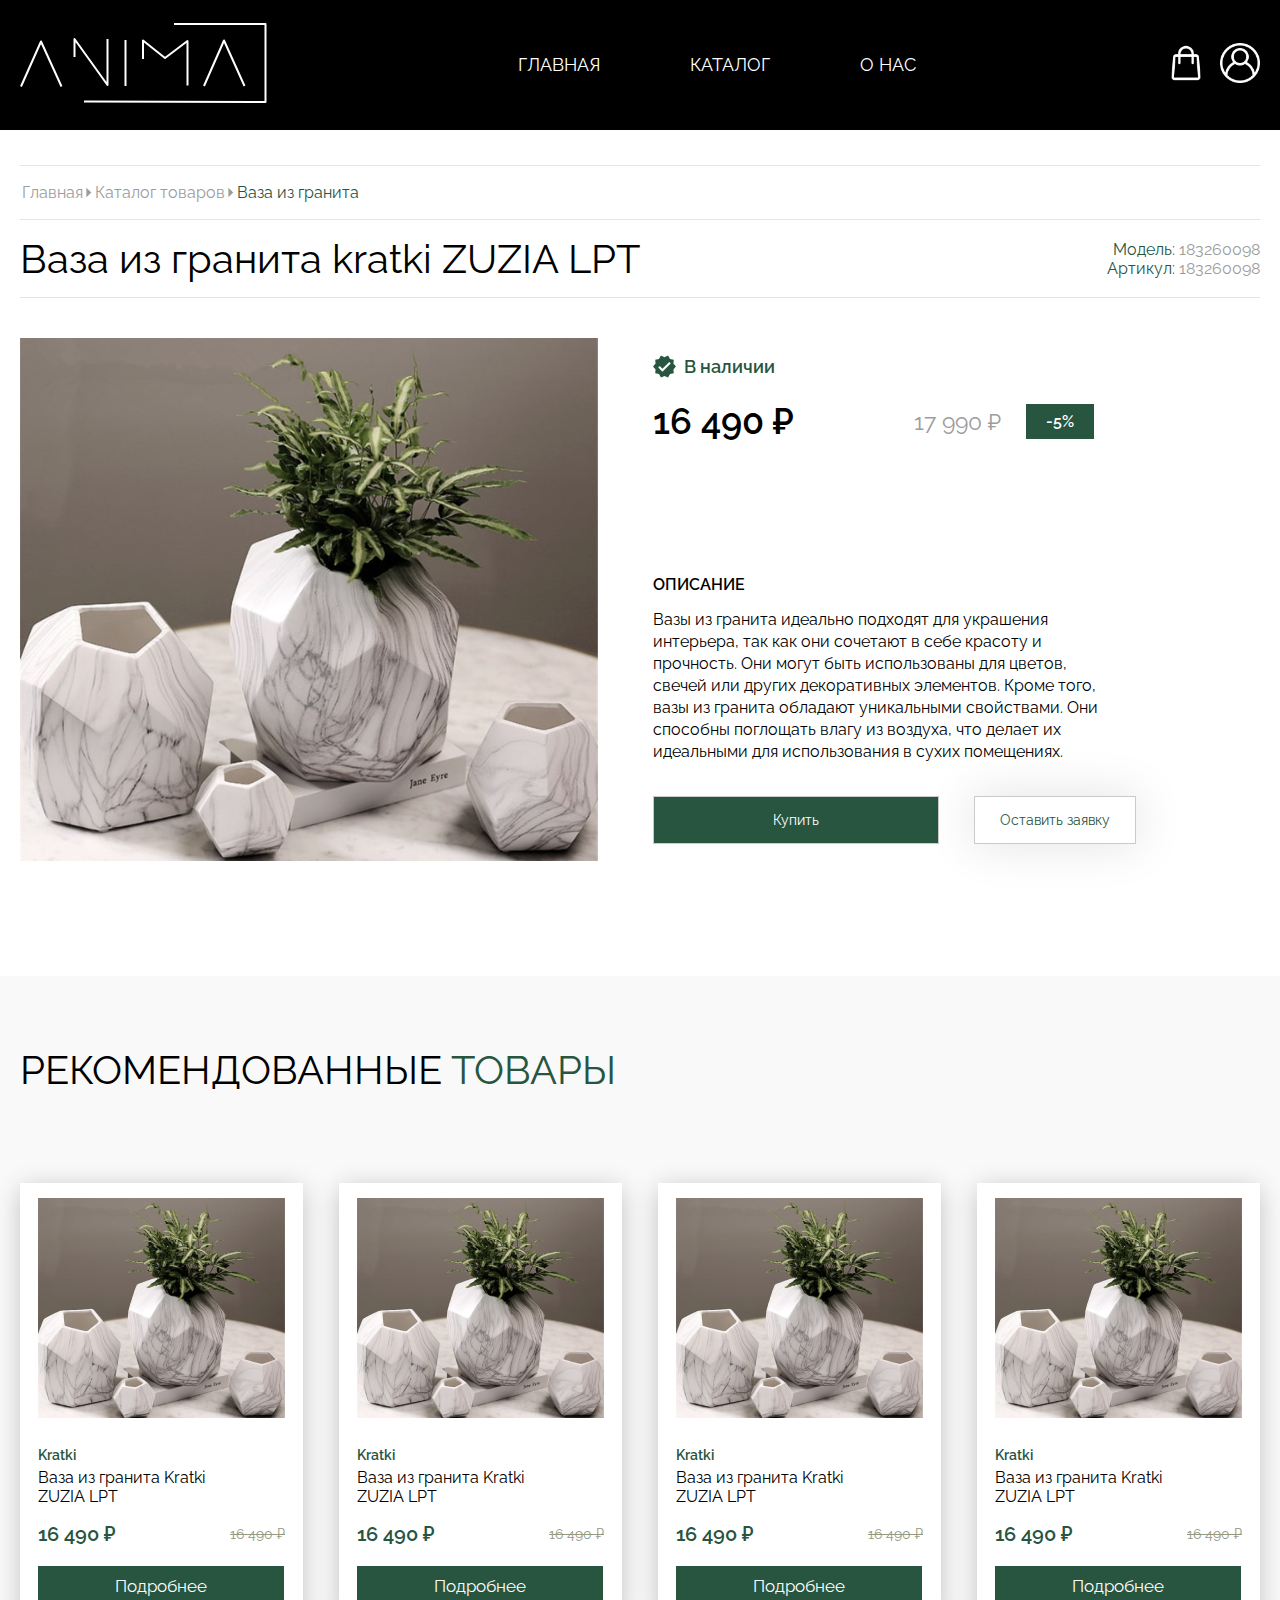
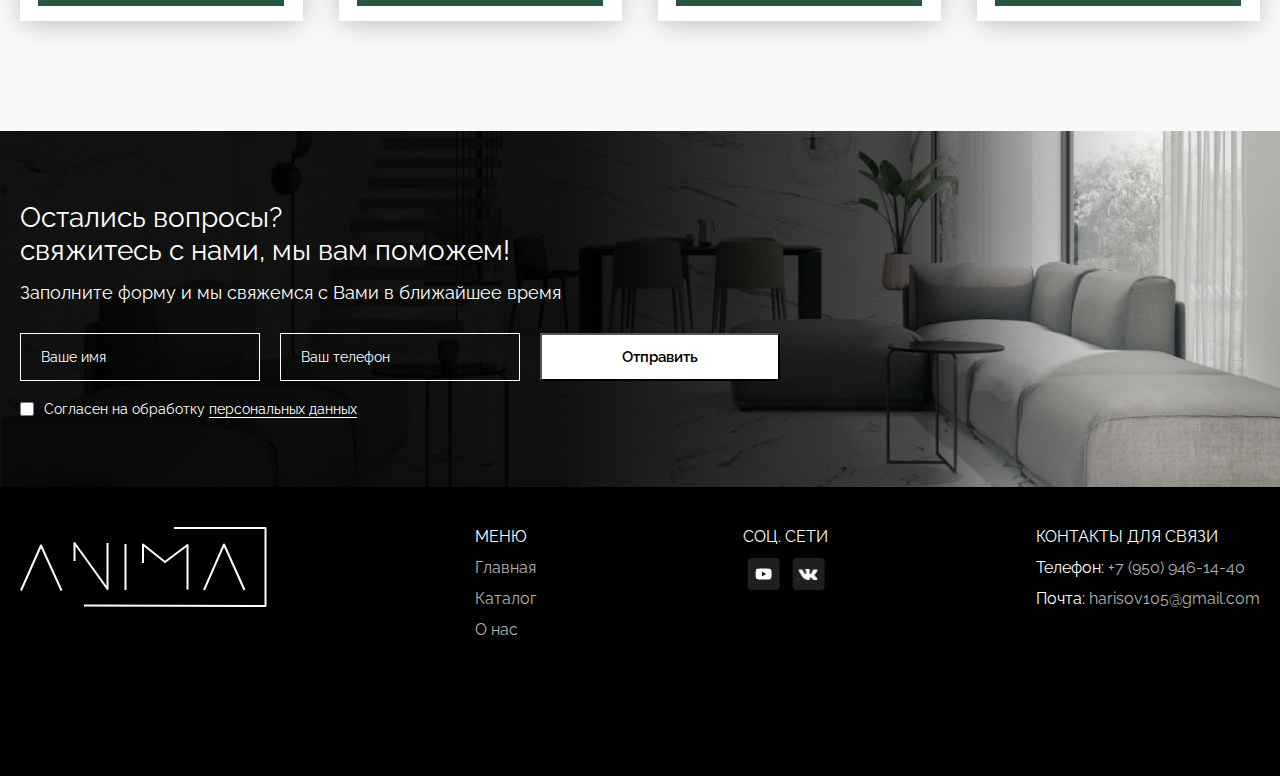
<file: tovar.html>
<!DOCTYPE html>
<html lang="ru">

<head>
    <meta charset="UTF-8">
    <meta name="viewport" content="width=device-width, initial-scale=1.0">
    <title>ANIMA</title>
    <link rel="stylesheet" href="css/tovar.css">
</head>

<body>
    <header>
        <div class="container">
            <div class="header">
                <div class="logo">
                    <a href="glav.html"><img src="image/logo.svg" alt=""></a>
                </div>

                <div class="nav">
                    <a href="index.html">ГЛАВНАЯ</a>
                    <a href="katalog.html">КАТАЛОГ</a>
                    <a href="We.html">О НАС</a>
                </div>



                <div class="icons">
                    <a href="basket.html"><img src="image/shopping-bag.png" alt=""></a>
                    <a href="autorez.html"><img src="image/user-interface.png" alt=""></a>
                </div>

                <div class="burger">
                    <img src="image/Menu.svg" alt="">
                </div>
            </div>
        </div>
    </header>

    <section>
        <div class="tovar">
            <div class="container">
                <div class="croshki">
                    <a href="index.html" class="croshki_1">Главная</a>
                    <img src="image/croshki.svg" alt="">
                    <a href="katalog.html" class="croshki_1">Каталог товаров</a>
                    <img src="image/croshki.svg" alt="">
                    <a href="katalog.html" class="croshki_2">Ваза из гранита </a>
                </div>

                <div class="tovar_name">
                    <h1>Ваза из гранита kratki ZUZIA LPT</h1>
                    <div class="articul">
                        <p>Модель: <span>183260098</span></p>
                        <p>Артикул: <span>183260098</span></p>
                    </div>
                </div>

                <div class="tovar_el">
                    <img src="image/tovar_el_img.svg" class="tovar_el_img" alt="">

                    <div class="tovar_el_text">
                        <div class="gal">
                            <img src="image/gal.svg" alt="">
                            <p>В наличии</p>
                        </div>
                        <div class="price">
                            <p>16 490 ₽</p>
                            <div class="old_price">
                                <p class="old_price_rub">17 990 ₽</p>
                                <p class="old_price_proc">-5%</p>
                            </div>
                        </div>

                        <div class="opis">
                            <h5>ОПИСАНИЕ</h5>
                            <p>Вазы из гранита идеально подходят для украшения интерьера, так как они сочетают в себе
                                красоту и прочность. Они могут быть использованы для цветов, свечей или других
                                декоративных элементов. Кроме того, вазы из гранита обладают уникальными свойствами. Они
                                способны поглощать влагу из воздуха, что делает их идеальными для использования в сухих
                                помещениях.</p>
                            <div class="tov_btn">
                                <a href="#" class="btn1"><button>Купить</button></a>
                                <a href="#" class="btn2"><button>Оставить заявку</button></a>
                            </div>
                        </div>
                    </div>
                </div>


            </div>
        </div>

        <div class="recommend">
            <div class="container">
                <h1>рекомендованные <span>товары</span></h1>

                <div class="pop_tov_items">
                    <div class="pop_tov_item">
                        <img src="image/tov_photo.png" alt="">
                        <p class="tov_name">Kratki</p>
                        <p class="tov_opis">Ваза из гранита Kratki<br>
                            ZUZIA LPT</p>
                        <div class="tov_price">
                            <p class="tov_price_1">16 490 ₽</p>
                            <p class="tov_price_2">16 490 ₽</p>
                        </div>
                        <a href="tovar.html"><button>Подробнее</button></a>
                    </div>

                    <div class="pop_tov_item">
                        <img src="image/tov_photo.png" alt="">
                        <p class="tov_name">Kratki</p>
                        <p class="tov_opis">Ваза из гранита Kratki<br>
                            ZUZIA LPT</p>
                        <div class="tov_price">
                            <p class="tov_price_1">16 490 ₽</p>
                            <p class="tov_price_2">16 490 ₽</p>
                        </div>
                        <a href="tovar.html"><button>Подробнее</button></a>
                    </div>

                    <div class="pop_tov_item">
                        <img src="image/tov_photo.png" alt="">
                        <p class="tov_name">Kratki</p>
                        <p class="tov_opis">Ваза из гранита Kratki<br>
                            ZUZIA LPT</p>
                        <div class="tov_price">
                            <p class="tov_price_1">16 490 ₽</p>
                            <p class="tov_price_2">16 490 ₽</p>
                        </div>
                        <a href="tovar.html"><button>Подробнее</button></a>
                    </div>

                    <div class="pop_tov_item">
                        <img src="image/tov_photo.png" alt="">
                        <p class="tov_name">Kratki</p>
                        <p class="tov_opis">Ваза из гранита Kratki<br>
                            ZUZIA LPT</p>
                        <div class="tov_price">
                            <p class="tov_price_1">16 490 ₽</p>
                            <p class="tov_price_2">16 490 ₽</p>
                        </div>
                        <a href="tovar.html"><button>Подробнее</button></a>
                    </div>
                </div>
            </div>
        </div>

        <div class="form_block">
            <div class="container">
                <h1>Остались вопросы?<br>
                    свяжитесь с нами, мы вам поможем!</h1>
                <p>Заполните форму и мы свяжемся с Вами в ближайшее время</p>

                <form action="">
                    <input type="text" class="form_name" placeholder="Ваше имя">
                    <input type="text" class="form_phone" placeholder="Ваш телефон">
                    <input type="submit" class="form_button" value="Отправить">
                </form>

                <div class="form_checkbox">
                    <input type="checkbox">
                    <p>Согласен на обработку <a href="#">персональных данных</a></p>
                </div>
            </div>
        </div>
    </section>

    <footer>
        <div class="container">

            <div class="footer">

                <a href="index.html"><img src="image/logo.svg" class="footer_logo" alt=""></a>

                <div class="footer_nav">
                    <p>МЕНЮ</p>
                    <div class="nav">
                        <a href="index.html">Главная</a>
                        <a href="katalog.html">Каталог</a>
                        <a href="We.html">О нас</a>
                    </div>
                </div>

                <div class="footer_akk">
                    <p>СОЦ. СЕТИ</p>
                    <div class="akk_img">
                        <a href=""><img src="image/youtube.svg" alt=""></a>
                        <a href=""><img src="image/vk.svg" alt=""></a>
                    </div>
                </div>

                <div class="footer_contacts">
                    <p>КОНТАКТЫ ДЛЯ СВЯЗИ</p>
                    <div class="cont">
                        <p>Телефон: <a href="">+7 (950) 946-14-40</a></p>
                        <p>Почта: <a href="">harisov105@gmail.com</a></p>
                    </div>
                </div>
            </div>

        </div>
    </footer>
</body>

</html>
</file>
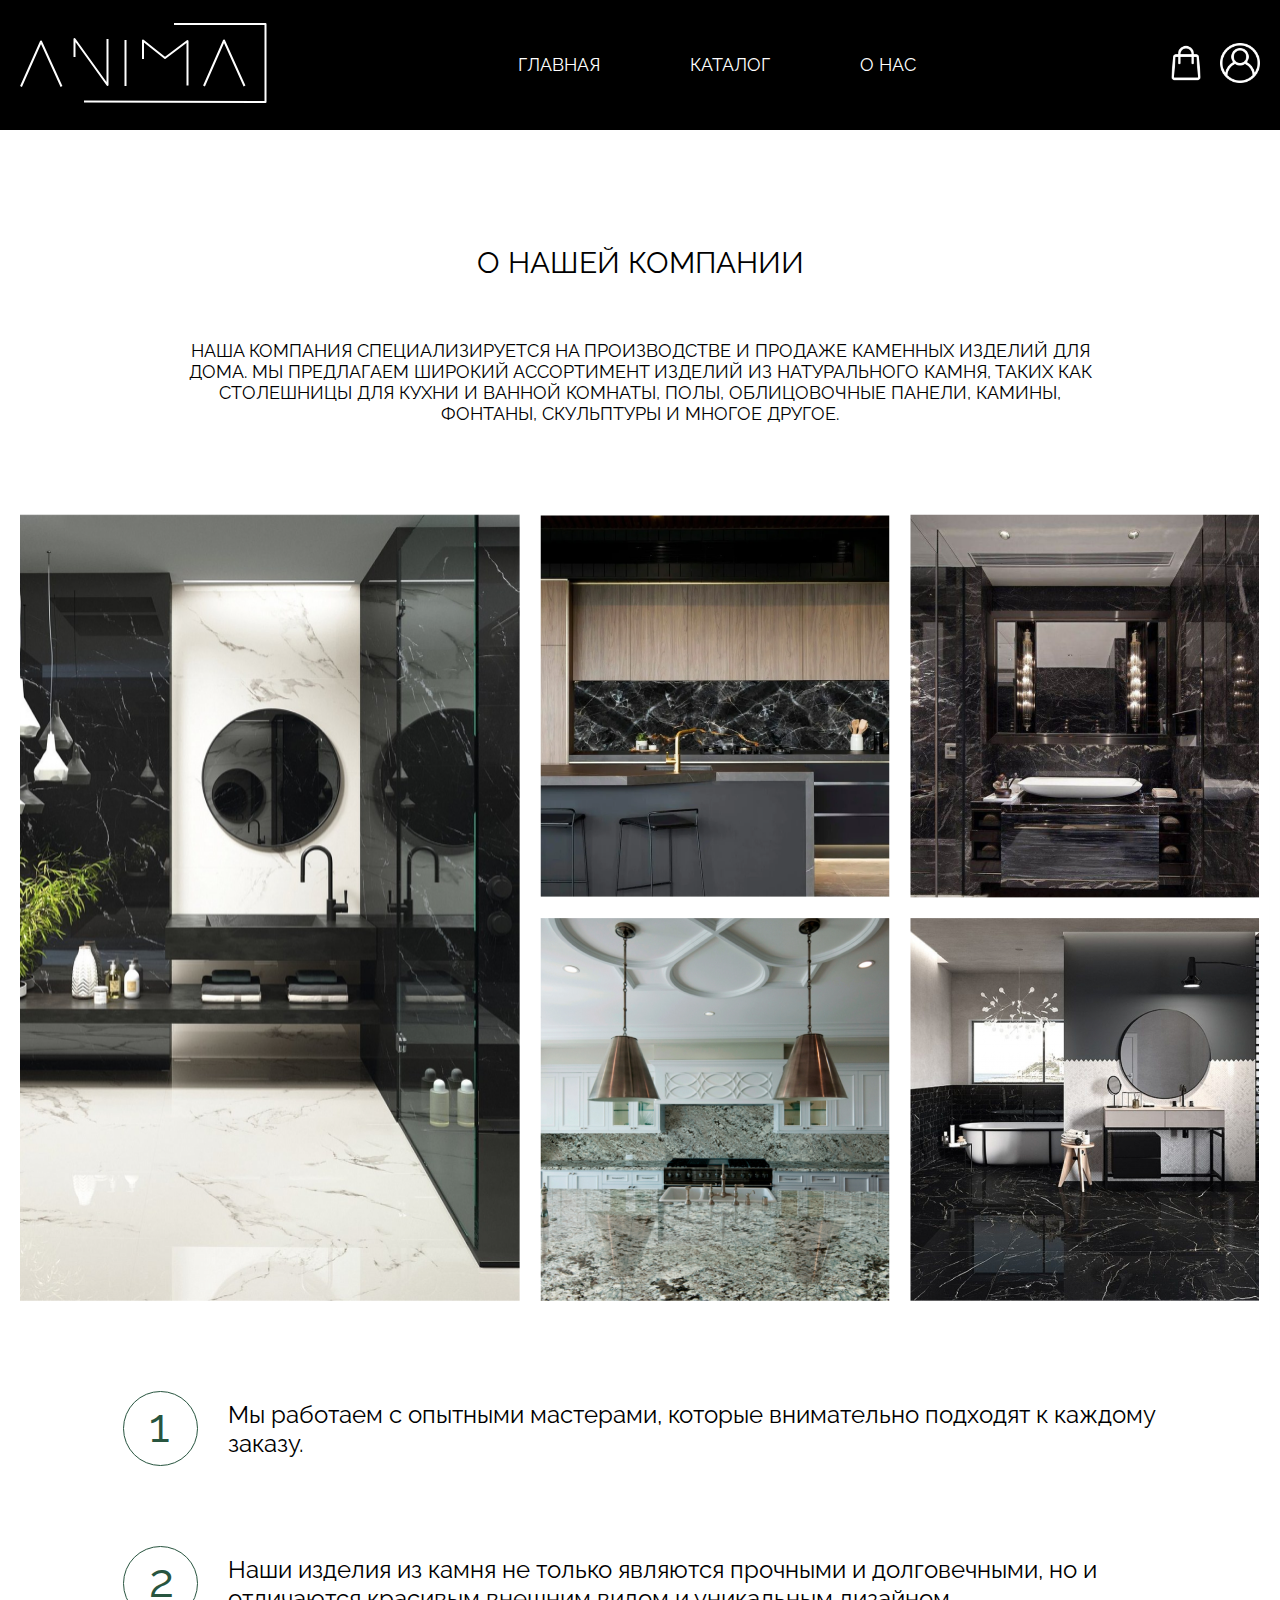
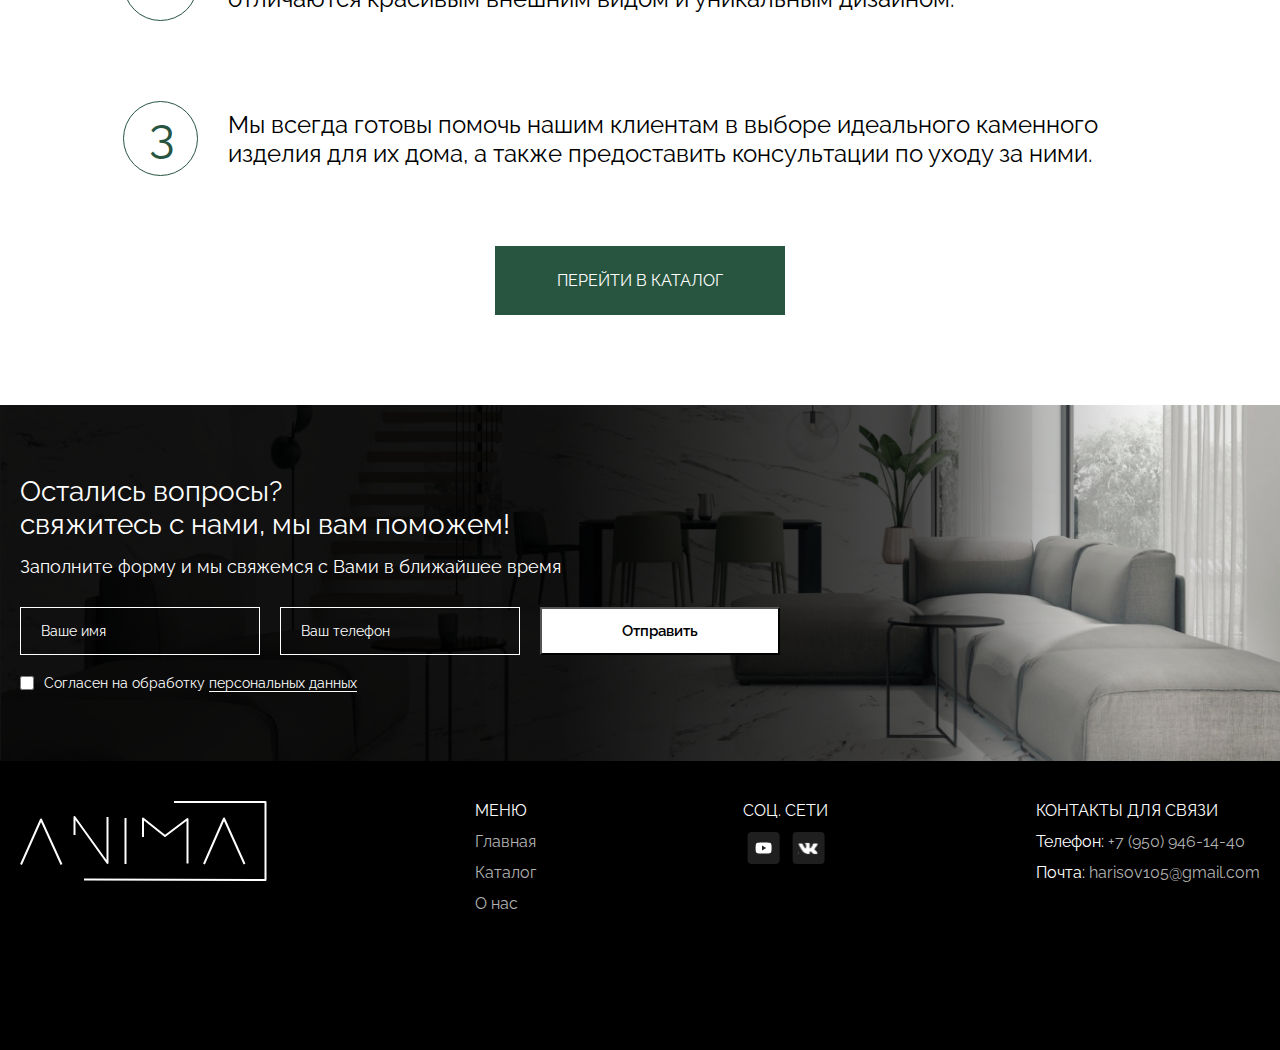
<file: We.html>
<!DOCTYPE html>
<html lang="ru">

<head>
    <meta charset="UTF-8">
    <meta name="viewport" content="width=device-width, initial-scale=1.0">
    <title>ANIMA</title>
    <link rel="stylesheet" href="css/we.css">
</head>

<body>
    <header>
        <div class="container">
            <div class="header">
                <div class="logo">
                    <a href="index.html"><img src="image/logo.svg" alt=""></a>
                </div>

                <div class="nav">
                    <a href="index.html">ГЛАВНАЯ</a>
                    <a href="katalog.html">КАТАЛОГ</a>
                    <a href="We.html">О НАС</a>
                </div>



                <div class="icons">
                    <a href="basket.html"><img src="image/shopping-bag.png" alt=""></a>
                    <a href="autorez.html"><img src="image/user-interface.png" alt=""></a>
                </div>

                <div class="burger">
                    <img src="image/Menu.svg" alt="">
                </div>
            </div>
        </div>
    </header>

    <section>
        <div class="we_content">
            <div class="container">
                <div class="we">
                    <h1>О НАШЕЙ КОМПАНИИ</h1>
                    <p>Наша компания специализируется на производстве и продаже каменных изделий для дома. Мы предлагаем
                        широкий ассортимент изделий из натурального камня, таких как столешницы для кухни и ванной
                        комнаты,
                        полы, облицовочные панели, камины, фонтаны, скульптуры и многое другое.</p>
                    <div class="photo_items">
                        <img src="image/prim1.png" class="photo_items_1" alt="">
                        <div class="photo_items_flex">
                            <img src="image/prim2.png" alt="">
                            <img src="image/prim3.png" alt="">
                            <img src="image/prim4.png" alt="">
                            <img src="image/prim5.png" alt="">
                        </div>
                    </div>

                    <div class="we_text">
                        <div class="we_text_items">
                            <p class="number">1</p>
                            <p class="text">Мы работаем с опытными мастерами, которые внимательно подходят к каждому заказу.</p>
                        </div>
                        <div class="we_text_items">
                            <p class="number">2</p>
                            <p class="text">Наши изделия из камня не только являются прочными и долговечными, но и отличаются
                                красивым
                                внешним видом и уникальным дизайном.</p>
                        </div>
                        <div class="we_text_items">
                            <p class="number">3</p>
                            <p class="text">Мы всегда готовы помочь нашим клиентам в выборе идеального каменного изделия для их дома,
                                а
                                также предоставить консультации по уходу за ними.</p>
                        </div>
                    </div>
                    <div class="we_btn">
                        <a href="katalog.html"><button>Перейти в каталог</button></a>
                    </div>
                </div>
            </div>
        </div>
        <div class="form_block">
            <div class="container">
                <h1>Остались вопросы?<br>
                    свяжитесь с нами, мы вам поможем!</h1>
                <p>Заполните форму и мы свяжемся с Вами в ближайшее время</p>

                <form action="">
                    <input type="text" class="form_name" placeholder="Ваше имя">
                    <input type="text" class="form_phone" placeholder="Ваш телефон">
                    <input type="submit" class="form_button" value="Отправить">
                </form>

                <div class="form_checkbox">
                    <input type="checkbox">
                    <p>Согласен на обработку <a href="#">персональных данных</a></p>
                </div>
            </div>
        </div>


        <footer>
            <div class="container">

                <div class="footer">

                    <a href="index.html"><img src="image/logo.svg" class="footer_logo" alt=""></a>

                    <div class="footer_nav">
                        <p>МЕНЮ</p>
                        <div class="nav">
                            <a href="index.html">Главная</a>
                            <a href="katalog.html">Каталог</a>
                            <a href="We.html">О нас</a>
                        </div>
                    </div>

                    <div class="footer_akk">
                        <p>СОЦ. СЕТИ</p>
                        <div class="akk_img">
                            <a href=""><img src="image/youtube.svg" alt=""></a>
                            <a href=""><img src="image/vk.svg" alt=""></a>
                        </div>
                    </div>

                    <div class="footer_contacts">
                        <p>КОНТАКТЫ ДЛЯ СВЯЗИ</p>
                        <div class="cont">
                            <p>Телефон: <a href="">+7 (950) 946-14-40</a></p>
                            <p>Почта: <a href="">harisov105@gmail.com</a></p>
                        </div>
                    </div>
                </div>

            </div>
        </footer>
</file>
<file: css/style.css>
* {
    margin: 0;
    padding: 0;
    box-sizing: border-box;
    font-family: "Raleway";
    text-decoration: none;
    transition: .4s;
}

button {
    cursor: pointer;
}

@font-face {
    font-family: "Raleway";
    src: url(../fonts/Raleway-Regular.ttf);
    font-weight: 400;
}

@font-face {
    font-family: "Raleway";
    src: url(../fonts/Raleway-SemiBold.ttf);
    font-weight: 600;
}

header {
    background-image: url(../image/Rectangle.png);
    background-size: cover;
    height: 105vh;
    position: relative;
    z-index: 0;
}

.burger {
    display: none;
}

.header {
    display: flex;
    align-items: center;
    justify-content: space-between;
    padding: 23px 0;
}

.container {
    max-width: 1240px;
    margin: 0 auto;
}

.header .icons img {
    width: 40px;
    height: 40px;
}

.header .icons {
    display: flex;
    gap: 14px;
}

.header .logo img:hover {
    transform: scale(1.05);
}

.header .icons img:hover {
    transform: scale(1.1);
}

.nav {
    display: flex;
    gap: 90px;
}

.nav a {
    color: white; 
    font-size: 18px;
    font-weight: 400;
}

.nav a:after {
    display: block;
    content: "";
    height: 2px;
    width: 0%;
    background-color: #ffffff;
    transition: width 0.4s ease-in-out;
}

.nav a:hover:after,
.nav a:focus:after {
    width: 100%;
}

.nav a:hover {
    color: #ffffff;
}


.banner_text {
    padding: 67px 41px 57px 102px;
    background-color: black;
    width: 743px;
    margin-top: 150px;
}

.banner_text p {
    color: #9C9C9C; 
    font-size: 14px;
    font-weight: 400;
}

.banner_text h1 {
    color: white; 
    font-size: 50px;
    font-weight: 400;
    width: 578px;
    text-transform: uppercase;
    margin-bottom: 25px;
}


.btn {
    display: flex;
    gap: 22px;
}

.btn .btn1 {
    padding: 24px 60px;
    background-color: #28553F;
    color: white;
    border: none;
    text-align: center;
    font-size: 16px;
    text-transform: uppercase;
    width: 288px;
}

.btn .btn1:hover {
    background-color: #5F8E77;
}

.btn .btn2:hover {
    background-color: white;
    color: black;

}


.btn .btn2 {
    padding: 24px 60px;
    background-color: #141414;
    color: white;
    border: none;
    text-align: center; 
    font-size: 16px;
    text-transform: uppercase;
    font-weight: 400;
    width: 288px;
}

.banner_text span {
    color: #28553F; 
    font-size: 50px;
}

.banner_img {
    position: absolute;
    top: 130px;
    right: 0;
    z-index: -2;
}

.banner {
    z-index: -1;
}

.advan {
    padding: 80px 0 65px 0;
}

.title h1 {
    text-align: center;
    font-size: 40px;
    color: #282A30;
    font-weight: 400;
    text-transform: uppercase;
    margin-bottom: 20px;
}

.title {
    position: relative;
}

.title span {
    color: #28553F;
}

.adv_pos_a {
    display: flex;
    align-items: center;
    gap: 10px;
    position: absolute;
    top: 0;
    right: 0;
}



.adv_pos_a a {
    color: #141414;
    font-size: 18px;
}


.item123 {
    margin-bottom: 60px;
}

.item123 p {
    font-size: 20px;
    color: black;
    text-transform: uppercase;
    font-weight: 600;
}

.item456 {
    margin-bottom: 60px;
}

.item456 p {
    font-size: 20px;
    color: black;
    text-transform: uppercase;
    font-weight: 600;
    text-align: right;
}

.advan_content {
    display: flex;
    justify-content: space-between;
    align-items: center;
}

.kategori {
    background: rgba(223.28, 223.28, 223.28, 0.18);
    padding: 68px 0 112px 0;
}

.kategori .title h1 {
    text-align: left;
    margin-bottom: 60px;
}

.kategori .title .adv_kat_a a {
    color: black;
    font-size: 18px;
}

.kategori .title .adv_kat_a {
    gap: 10px;
    justify-content: end;
    display: flex;
    margin-bottom: 40px;
}



.kat_items {
    display: flex;
    gap: 10px;
    flex-wrap: wrap;
}

.kat1 {
    background-image: url(../image/kat1.png);
    background-size: cover;
    width: 491px;
    height: 340px;
    display: flex;
    align-items: end;
    padding-bottom: 18px;
}

.kat1:hover {
    transform: scale(1.02);
    cursor: pointer;
}


.kat2 {
    background-image: url(../image/kat2.png);
    background-size: cover;
    width: 739px;
    height: 340px;
    display: flex;
    align-items: end;
    justify-content: end;
    padding-bottom: 18px;
}

.kat2:hover {
    transform: scale(1.02);
    cursor: pointer;
}

.kat3 {
    background-image: url(../image/kat3.png);
    background-size: cover;
    width: 739px;
    height: 340px;
    display: flex;
    align-items: end;
    padding-bottom: 18px;
}

.kat3:hover {
    transform: scale(1.02);
    cursor: pointer;
}

.kat4 {
    background-image: url(../image/kat4.png);
    background-size: cover;
    width: 491px;
    height: 340px;
    display: flex;
    align-items: end;
    justify-content: end;
    padding-bottom: 18px;
}

.kat4:hover {
    transform: scale(1.02);
    cursor: pointer;
}

.kat1 button {
    background: linear-gradient(177deg, rgba(0, 0, 0, 0.87) 0%, rgba(0, 0, 0, 0.55) 100%);
    color: white;
    text-align: center;
    width: 470px;
    height: 58px;
    border: none;
    font-size: 24px;
}

.kat2 button {
    background: linear-gradient(177deg, rgba(0, 0, 0, 0.87) 0%, rgba(0, 0, 0, 0.55) 100%);
    color: white;
    text-align: center;
    width: 470px;
    height: 58px;
    border: none;
    font-size: 24px;
}

.kat3 button {
    background: linear-gradient(177deg, rgba(0, 0, 0, 0.87) 0%, rgba(0, 0, 0, 0.55) 100%);
    color: white;
    text-align: center;
    width: 470px;
    height: 58px;
    border: none;
    font-size: 24px;
}

.kat4 button {
    background: linear-gradient(177deg, rgba(0, 0, 0, 0.87) 0%, rgba(0, 0, 0, 0.55) 100%);
    color: white;
    text-align: center;
    width: 470px;
    height: 58px;
    border: none;
    font-size: 24px;
}

.pop_tov {
    background-image: url(../image/pop_tov_img.png);
    background-size: cover;
    padding: 57px 0 115px 0 ;
}

.pop_tov_a {
    display: flex;
    justify-content: end;
    margin-bottom: 40px;
}

.pop_tov_a a {
    color: white;
}

.pop_tov_item {
    background-color: white;
    padding: 15px 18px;
}

.pop_tov_item img {
    margin-bottom: 25px;
}

.pop_tov_item .tov_name {
    color: #28553F;
    font-size: 14px;
    font-weight: 600;
    margin-bottom: 5px;
}   

.pop_tov_item .tov_opis {
    font-weight: 400;
    font-size: 16px;
    color: black;
    margin-bottom: 16px;
}

.tov_price {
    display: flex;
    align-items: center;
    justify-content: space-between;
    margin-bottom: 20px;
}

.tov_price .tov_price_1 {
    color: #28553F;
    font-size: 20px;
    font-weight: 600;
}

.tov_price .tov_price_2 {
    color: #949981; 
    font-size: 14px;
    font-weight: 400;
    text-decoration: line-through;
}


.pop_tov_item button {
    background-color: #28553F;
    color: white;
    font-weight: 400;
    font-size: 17px;
    text-align: center;
    padding: 10px 77px;
}

.pop_tov_item button:hover {
    background-color: #5F8E77;
}

.pop_tov_items {
    display: grid;
    grid-template-columns: 1fr 1fr;
    gap: 30px;
    margin-right: 140px;
}

.pop_tov_text {
    background: linear-gradient(180deg, rgba(0, 0, 0, 0.87) 0%, rgba(0, 0, 0, 0.24) 100%);
    padding: 44px 20px 44px 100px;
}

.pop_tov_text h1 {
    font-size: 43px;
    color: white;
    font-weight: 400;
    margin-bottom: 35px;
}

.pop_tov_text span {
    color: #28553F;
}


.pop_tov_item button {
    border: none;
}
.pop_tov_text p {
    font-size: 22px;
    font-weight: 400;
    color: white;
    margin-bottom: 40px;
}

.pop_tov_text button {
    padding: 20px 40px;
    background-color: #28553F;
    color: white;
    font-weight: 400;
    font-size: 15px;
    border:none;
}

.pop_tov_text button:hover {
    background-color: #5F8E77;
}

.pop_tov_content {
    display: flex;
    align-items: center;
    justify-content: space-between;
    gap: 35px;
}

.photo_work {
    padding: 88px 0 180px 0;
    background-color: #F9F9F9;
}

.photo_work h1 {
    font-size: 40px;
    color: black;
    font-weight: 400;
    margin-bottom: 100px;
}

.photo_work span {
    color: #28553F;
}

.photo_items_flex {
    display: grid;
    grid-template-columns: 1fr 1fr;
    gap: 20px;
}

.photo_items {
    display: flex;
    gap: 20px;
}

.form_block {
    background-image: url(../image/form_img.png);
    background-size: cover;
    padding: 70px 0 70px 0;
}

.form_block h1 {
    font-weight: 400;
    font-size: 28px;
    color: white;
    margin-bottom: 15px;
}

.form_block p {
    color: white;
    font-size: 18px;
    font-weight: 400;
    margin-bottom: 30px;
}

form {
    display: flex;
    gap: 20px;
    margin-bottom: 20px;
}

.form_name {
    width: 240px;
    padding: 15px 0 15px 20px;
    background-color: transparent;
    border: 1px solid white;
    outline: none;
    color: white;
}

.form_name::placeholder {
    font-size: 14px;
    color: white;
}

.form_phone {
    width: 240px;
    padding: 15px 0 15px 20px;
    background-color: transparent;
    border: 1px solid white;
    outline: none;
    color: white;
}

.form_phone::placeholder {
    font-size: 14px;
    color: white;
}

.form_button {
    background-color: white;
    color: black;
    width: 240px;
    font-size: 15px;
    font-weight: 600;
    cursor: pointer;
}

.form_button:hover {
    background-color: transparent;
    border: 1px solid white;
    color: white;
}


.form_checkbox {
    display: flex;
    gap: 10px;
    align-items: center;
}

.form_checkbox p {
    margin-bottom: 0;
}

.form_checkbox input {
    width: 14px;
    height: 14px;
}

.form_checkbox p {
    color: white;
    font-size: 14px;
    font-weight: 400;
}

.form_checkbox a {
    border-bottom: 1px solid white;
    color: white;
}

footer {
    background-color: black;
    padding: 40px 0 135px 0;
}

.footer {
    display: flex;
    justify-content: space-between;
    align-items: start;
}

.footer_nav p {
    font-size: 16px;
    font-weight: 400;
    color: white;
    margin-bottom: 12px;
}

.footer_nav .nav {
    flex-direction: column;
    gap: 10px;

}


.footer_nav .nav a {
    font-size: 16px;
    color: rgb(178, 178, 178);
}

.footer_akk p {
    font-size: 16px;
    font-weight: 400;
    color: white;
    margin-bottom: 12px;
}

.akk_img {
    display: flex;
    justify-content: center;
    gap: 12px;
}

.footer_contacts p {
    font-size: 16px;
    font-weight: 400;
    color: white;
    margin-bottom: 12px;
}

.footer_logo:hover {
    transform: scale(1.05);
}

.akk_img img:hover {
    transform: scale(1.1);
}

.footer_contacts a {
    font-size: 16px;
    color: rgb(178, 178, 178);
}


@media (max-width:400px) {
    .logo img {
        width: 185px;
    }

    .container {
        max-width: 360px;
    }

    .header .nav {
        display: none;
    }

    .burger {
        display: block;
    }

    .icons {
        display: none;
    }

    .icons img {
        display: none;
    }

    .banner_img img {
        width: 420px;
        height: 370px;
    }

    .banner_img {
        position: absolute;
        top: 110px;
    }

    .banner_text {
        width: 340px;
        margin: 0 auto;
        height: 165px;
        padding: 35px 20px 25px 20px;
        text-align: center;
    }

    .banner_text p {
        display: none;
    }

    .banner_text h1 {
        font-size: 20px;
        text-align: center;
        width: 300px;
    }

    .banner_text span {
        font-size: 20px;

    }

    .banner {
        position: absolute;
        top: 191px;
        left: 30px;
    }

    .banner_text .btn {
        display: flex;
        gap: 10px;
    }

    .banner_text .btn button {
        width: 140px;
        font-size: 10px;
        padding: 10px 0 10px 0;
        text-align: center;
    }

    header {
        height: 80vh;
    }

    .advan {
        padding: 70px 0;
    }

    .adv_pos_a a {
        font-size: 12px;
    }

    .title {
        height: 105px;
        margin-bottom: 60px;
    }

    .advan .title h1 {
        position: absolute;
        top: 60px;
        font-size: 20px;
        left: 60px;
        margin-bottom: 0;
    }

    .advan_content {
        flex-direction: column;
        gap: 50px;
    }

    .item123 {
        width: 360px;
        margin-bottom: 0;
    }

    .item123 img {
        width: 360px;
    }

    .item123 p {
        font-size: 16px;
    }

    .text123_items {
        display: flex;
        flex-direction: column;
        gap: 50px;
    }


    .advan_img {
        width: 320px;
        height: 450px;
    }

    .item456 {
        width: 360px;
        margin-bottom: 0;
    }

    .item456 img {
        width: 360px;
    }

    .item456 p {
        font-size: 16px;
    }

    .text456_items {
        display: flex;
        flex-direction: column;
        gap: 50px;
    }

    .kategori {
        padding: 70px 0 70px 0;
    }


    .kategori .title h1 {
        font-size: 20px;
    }

    .kat1 {
        width: 360px;
        height: 245px;
    }

    .kat1 button {
        width: 340px;
        font-size: 16px;
        padding:10px 0 10px 0;
        height: auto;
    }

    .kat2 {
        width: 360px;
        height: 245px;
    }

    .kat2 button {
        width: 340px;
        font-size: 16px;
        padding:10px 0 10px 0;
        height: auto;
    }

    .kat3 {
        width: 360px;
        height: 245px;
    }

    .kat3 button {
        width: 340px;
        font-size: 16px;
        padding:10px 0 10px 0;
        height: auto;
    }

    .kat4 {
        width: 360px;
        height: 245px;
    }

    .kat4 button {
        width: 340px;
        font-size: 16px;
        padding:10px 0 10px 0;
        height: auto;
    }

    .pop_tov {
        padding: 70px 0;
    }


    .pop_tov_content {
        display: block;
    }

    .pop_tov_text {
        width: 332px;
        margin: 0 auto;
        padding: 70px 30px 30px 30px;
        margin-bottom: 70px;
    }

    .pop_tov_text h1 {
        font-size: 20px;
        margin-bottom: 50px;
    }
    .pop_tov_item button {
        border: none;
    }

    .pop_tov_text p{
        font-size: 14px;
        margin-bottom: 27px;
    }

    .pop_tov_text button {
        width: 100%;
    }

    .pop_tov_items {
        grid-template-columns: 1fr;
        margin-left: 60px;
    }

    .photo_work h1 {
        text-align: center;
        font-size: 20px;
        margin-bottom: 30px;
    }

    .photo_work {
        padding: 70px 0;
    }

    .photo_items_1 {
        width: 290px;
        height: 323px;
        margin-bottom: 40px;
    }

    .photo_items {
        display: block;
        margin-left: 36px;
    }

    .photo_items_flex img {
        width: 140px;
        height: 148px;
    }

    .photo_items_flex {
        gap: 10px;
        width: 0;
    }

    .form_block {
        background-size: cover;
    }


    .form_block h1 {
        font-size: 20px;
        text-transform: uppercase;
        margin-bottom: 20px;
    }

    .form_block p {
        font-size: 16px;
        width: 300px;
    }

    .form_block form {
        flex-direction: column;
    }

    .form_button {
        padding: 17px 0;
    }

    .form_checkbox p {
        font-size: 10px;
    }

    .footer {
        flex-wrap: wrap;
        row-gap: 30px;
    }

    .footer_nav {
        order: 1;
    }

    .footer_logo {
        width: 112px;
    }

    .footer_akk p {
        font-size: 14px;
    }

    .footer_contacts p {
        font-size: 14px;
    }

    .footer_contacts .cont p {
        font-size: 13px;
    }

    .footer_contacts .cont a {
        font-size: 13px;
    }

    .footer_nav p {
        font-size: 14px;
    }

    .footer_nav .nav a {
        font-size: 13px;
    }
}
</file>
<file: css/admin1.css>
* {
    margin: 0;
    padding: 0;
    box-sizing: border-box;
    font-family: "Raleway";
    text-decoration: none;
    transition: .4s;
}

button {
    cursor: pointer;
}

@font-face {
    font-family: "Raleway";
    src: url(../fonts/Raleway-Regular.ttf);
    font-weight: 400;
}

@font-face {
    font-family: "Raleway";
    src: url(../fonts/Raleway-SemiBold.ttf);
    font-weight: 600;
}

body {
    background-color: rgb(255,255, 255);
 height: 100%; 
 margin: 0;
    padding: 0;
}

.container {
    max-width: 1200px;
    margin: 0 auto;
}

.admin {
    display: flex;
    align-items: center;
    flex-direction: row;
 height: 100vh;
 box-sizing: border-box;
 background-color: rgb(0, 0, 0);
}



.admin_win {
 height: 100vh;
 background-color: #28553F;
 width:25%;
 padding:50px;

}

.block_content {
 height: 100vh;
 width:75%;
}

.admin_win h2 {
    color: white;
    font-family: "Aboreto", system-ui;
    font-weight: 400;
 text-align:center;
 margin-top:20px;
   
}


.adm_icon {
    display: flex;
    flex-direction: row;
    gap: 24px;
    align-items: center;
    padding-bottom: 20px;
}

.icoons {
    padding-top: 50px;
}

.icoons a {
    color: white;
}

.burger {
    display: none;
}

.admin_exit {
 position: absolute;
 bottom: 40px;
}

.admin_item a {
    color: rgb(0, 0, 0);
    text-decoration: underline;
    text-decoration-color: rgba(0, 0, 0, 0.563);
}

.admin_items h1 {
    text-align: left;
    margin-top: 60px;
    margin-left: 30px;
    color: white;
    font-size: 32px;
    font-weight: 400;
    margin-bottom: 90px;
}


.welcome {
    text-align: left;
    color: rgba(255, 255, 255, 0.825);
    font-family: "Aboreto", system-ui;
    font-weight: 400;
    margin-left: 30px;
    margin-bottom: 40px;
    font-size: 32px;

}


.admin_item {
   overflow: hidden;
   width: 100%;
   display: flex;
   align-items: center;
   justify-content: center;
   background: rgba(217, 217, 217, 0.10);
   margin-bottom: 28px;
   padding: 20px;
   width: 100%;
   gap: 136px;

}

.admin_item p {
    color: white;
    font-size: 20px;
}

.admin_item a {
    color: white;
    font-size: 20px;
    
}

.pagin {
    display: flex;
    justify-content: center;
    gap: 35px;
}

.pagin a{
    font-size: 16px;
    color: white;
}

.Close {
    display: none;
}




@media (max-width:400px) {

    .icoons .adm_icon {
        display: none;
    }

    .admin_win {
        width: 400px;
        padding: 0;
        height: 120px;
    }

    .icoons {
        padding: 0;
    }

    .admin {
        display: block;
    }

    .admin_content img {
        width: 150px;
        height: 60px;
    }

    .admin_content {
        display: flex;
        align-items: center;
        justify-content: space-between;
        padding: 30px 20px 50px 20px;
    }

    .admin_items h1 {
        font-size: 20px;
        margin: 0;
        padding: 0 20px;
        margin-bottom: 20px;
    }

    .admin_items h2 {
        font-size: 20px;
        padding: 0 20px;
        margin: 0;
        margin-bottom: 30px;
    }

    

    .admin_content .burger {
        display: block;
        width: 30px;
        height: 30px;
        padding: 0;
    }

    .admin_win {
        height: 150px;
        background-color: black;
    }

    body {
        background-color: black;
    }


    
    .admin_item {
        overflow: hidden;
        width: 100%;
        display: flex;
        align-items: center;
        justify-content: center;
        background-color: rgba(217, 217, 217, 0.10);
        margin-bottom: 28px;
        padding: 20px;
        width: 100%;
        gap: 36px;
     
     }

     .nmb {
        display: none;
     }

     .admin_item p {
        font-size: 14px;
        text-align: center;
     }

     .block_content {
        height: 100vh;
        width:100%;
    }

    .Close {
        display: block;
    }

    .ic {
        display: none;
    }
}
</file>
<file: css/admin2.css>
* {
    margin: 0;
    padding: 0;
    box-sizing: border-box;
    font-family: "Raleway";
    text-decoration: none;
    transition: .4s;
}

button {
    cursor: pointer;
}

@font-face {
    font-family: "Raleway";
    src: url(../fonts/Raleway-Regular.ttf);
    font-weight: 400;
}

@font-face {
    font-family: "Raleway";
    src: url(../fonts/Raleway-SemiBold.ttf);
    font-weight: 600;
}

body {
    background-color: rgb(255,255, 255);
 height: 100%; 
 margin: 0;
    padding: 0;
}

.container {
    max-width: 1200px;
    margin: 0 auto;
}

.admin {
    display: flex;
    align-items: center;
    flex-direction: row;
 height: 100vh;
 box-sizing: border-box;
 background-color: rgb(0, 0, 0);
}



.admin_win {
 height: 100vh;
 background-color: #28553F;
 width:25%;
 padding:50px;

}

.block_content {
 height: 100vh;
 width:75%;
}

.admin_win h2 {
    color: white;
    font-family: "Aboreto", system-ui;
    font-weight: 400;
 text-align:center;
 margin-top:20px;
   
}


.adm_icon {
    display: flex;
    flex-direction: row;
    gap: 24px;
    align-items: center;
    padding-bottom: 20px;
}

.icoons {
    padding-top: 50px;
}

.icoons a {
    color: white;
}

.burger {
    display: none;
}

.admin_exit {
 position: absolute;
 bottom: 40px;
}

.admin_item a {
    color: rgb(0, 0, 0);
    text-decoration: underline;
    text-decoration-color: rgba(0, 0, 0, 0.563);
}

.admin_items h1 {
    text-align: left;
    margin-top: 60px;
    margin-left: 30px;
    color: white;
    font-size: 32px;
    font-weight: 400;
    margin-bottom: 90px;
}


.welcome {
    text-align: left;
    color: rgba(255, 255, 255, 0.825);
    font-family: "Aboreto", system-ui;
    font-weight: 400;
    margin-left: 30px;
    margin-bottom: 40px;
    font-size: 32px;

}


.admin_item {
   overflow: hidden;
   width: 100%;
   display: flex;
   align-items: center;
   justify-content: center;
   background: rgba(217, 217, 217, 0.10);
   margin-bottom: 28px;
   padding: 20px ;
   width: 100%;
   gap: 136px;

}

.admin_item p {
    color: white;
    font-size: 20px;
}

.admin_item a {
    color: white;
    font-size: 20px;
    
}

.pagin {
    display: flex;
    justify-content: center;
    gap: 35px;
}

.pagin a{
    font-size: 16px;
    color: white;
}

.Close {
    display: none;
}

.pencil {
    display: none;
}




@media (max-width:400px) {

    .icoons .adm_icon {
        display: none;
    }

    .admin_win {
        width: 400px;
        padding: 0;
        height: 120px;
    }

    .icoons {
        padding: 0;
    }

    .admin {
        display: block;
    }

    .admin_content img {
        width: 150px;
        height: 60px;
    }

    .admin_content {
        display: flex;
        align-items: center;
        justify-content: space-between;
        padding: 30px 20px 50px 20px;
    }

    .admin_items h1 {
        font-size: 20px;
        margin: 0;
        padding: 0 20px;
        margin-bottom: 20px;
    }

    .admin_items h2 {
        font-size: 20px;
        padding: 0 20px;
        margin: 0;
        margin-bottom: 30px;
    }

    

    .admin_content .burger {
        display: block;
        width: 30px;
        height: 30px;
        padding: 0;
    }

    .admin_win {
        height: 150px;
        background-color: black;
    }

    body {
        background-color: black;
    }


    
    .admin_item {
        overflow: hidden;
        width: 100%;
        display: flex;
        align-items: center;
        justify-content: space-between;
        background-color: rgba(217, 217, 217, 0.10);
        margin-bottom: 28px;
        padding: 20px;
        width: 100%;
        gap: 36px;
     
     }

     .nmb {
        display: none;
     }

     .admin_item p {
        font-size: 14px;
        text-align: center;
     }

     .block_content {
        height: 100vh;
        width:100%;
    }

    .Close {
        display: block;
    }

    .pencil {
        display: block;
    }

    .ic {
        display: none;
    }
}
</file>
<file: css/admin3.css>
* {
    margin: 0;
    padding: 0;
    box-sizing: border-box;
    font-family: "Raleway";
    text-decoration: none;
    transition: .4s;
}

button {
    cursor: pointer;
}

@font-face {
    font-family: "Raleway";
    src: url(../fonts/Raleway-Regular.ttf);
    font-weight: 400;
}

@font-face {
    font-family: "Raleway";
    src: url(../fonts/Raleway-SemiBold.ttf);
    font-weight: 600;
}

body {
    background-color: rgb(255,255, 255);
 height: 100%; 
 margin: 0;
    padding: 0;
}

.container {
    max-width: 1200px;
    margin: 0 auto;
}

.admin {
    display: flex;
    align-items: center;
    flex-direction: row;
 height: 100vh;
 box-sizing: border-box;
 background-color: rgb(0, 0, 0);
}



.admin_win {
 height: 100vh;
 background-color: #28553F;
 width:25%;
 padding:50px;

}

.block_content {
 height: 100vh;
 width:75%;
}

.admin_win h2 {
    color: white;
    font-family: "Aboreto", system-ui;
    font-weight: 400;
 text-align:center;
 margin-top:20px;
   
}


.adm_icon {
    display: flex;
    flex-direction: row;
    gap: 24px;
    align-items: center;
    padding-bottom: 20px;
}

.icoons {
    padding-top: 50px;
}

.icoons a {
    color: white;
}

.burger {
    display: none;
}

.admin_exit {
 position: absolute;
 bottom: 40px;
}

.admin_item a {
    color: rgb(0, 0, 0);
    text-decoration: underline;
    text-decoration-color: rgba(0, 0, 0, 0.563);
}

.admin_items h1 {
    text-align: left;
    margin-top: 60px;
    margin-left: 30px;
    color: white;
    font-size: 32px;
    font-weight: 400;
    margin-bottom: 90px;
}


.welcome {
    text-align: left;
    color: rgba(255, 255, 255, 0.825);
    font-family: "Aboreto", system-ui;
    font-weight: 400;
    margin-left: 30px;
    margin-bottom: 40px;
    font-size: 32px;

}


.admin_item {
   overflow: hidden;
   width: 100%;
   display: flex;
   align-items: center;
   justify-content: center;
   background: rgba(217, 217, 217, 0.10);
   margin-bottom: 28px;
   padding: 20px;
   width: 100%;
   gap: 136px;

}

.admin_item p {
    color: white;
    font-size: 20px;
}

.admin_item a {
    color: white;
    font-size: 20px;
    
}

.pagin {
    display: flex;
    justify-content: center;
    gap: 35px;
}

.pagin a{
    font-size: 16px;
    color: white;
}

.Close {
    display: none;
}




@media (max-width:400px) {

    .icoons .adm_icon {
        display: none;
    }

    .admin_win {
        width: 400px;
        padding: 0;
        height: 120px;
    }

    .icoons {
        padding: 0;
    }

    .admin {
        display: block;
    }

    .admin_content img {
        width: 150px;
        height: 60px;
    }

    .admin_content {
        display: flex;
        align-items: center;
        justify-content: space-between;
        padding: 30px 20px 50px 20px;
    }

    .admin_items h1 {
        font-size: 20px;
        margin: 0;
        padding: 0 20px;
        margin-bottom: 20px;
    }

    .admin_items h2 {
        font-size: 20px;
        padding: 0 20px;
        margin: 0;
        margin-bottom: 30px;
    }

    

    .admin_content .burger {
        display: block;
        width: 30px;
        height: 30px;
        padding: 0;
    }

    .admin_win {
        height: 150px;
        background-color: black;
    }

    body {
        background-color: black;
    }


    
    .admin_item {
        overflow: hidden;
        width: 100%;
        display: flex;
        align-items: center;
        justify-content: center;
        background-color: rgba(217, 217, 217, 0.10);
        margin-bottom: 28px;
        padding: 20px;
        width: 100%;
        gap: 36px;
     
     }

     .nmb {
        display: none;
     }

     .admin_item p {
        font-size: 14px;
        text-align: center;
     }

     .block_content {
        height: 100vh;
        width:100%;
    }

    .Close {
        display: block;
    }

    .ic {
        display: none;
    }
}
</file>
<file: css/akk.css>
* {
    margin: 0;
    padding: 0;
    box-sizing: border-box;
    font-family: "Raleway";
    text-decoration: none;
    transition: .4s;
}

button {
    cursor: pointer;
}

@font-face {
    font-family: "Raleway";
    src: url(../fonts/Raleway-Regular.ttf);
    font-weight: 400;
}

@font-face {
    font-family: "Raleway";
    src: url(../fonts/Raleway-SemiBold.ttf);
    font-weight: 600;
}

header {
    background-color: black;

    position: relative;
    z-index: 0;
}

.burger {
    display: none;
}

.header {
    display: flex;
    align-items: center;
    justify-content: space-between;
    padding: 23px 0;
}

.container {
    max-width: 1240px;
    margin: 0 auto;
}

.header .icons img {
    width: 40px;
    height: 40px;
}

.header .icons {
    display: flex;
    gap: 14px;
}

.header .icons img:hover {
    transform: scale(1.1);
}

.header .logo img:hover {
    transform: scale(1.1);

}

.nav {
    display: flex;
    gap: 90px;
}

.nav a {
    color: white;
    font-size: 18px;
    font-weight: 400;
}

.nav a:after {
    display: block;
    content: "";
    height: 2px;
    width: 0%;
    background-color: #ffffff;
    transition: width 0.4s ease-in-out;
}

.nav a:hover:after,
.nav a:focus:after {
    width: 100%;
}

.nav a:hover {
    color: #ffffff;
}


.akk {
    padding: 100px 0;
}

.akk h1 {
    font-weight: 400;
    text-transform: uppercase;
    font-size: 40px;
    margin-bottom: 50px;
}


.akk_el {
    display: flex;
    flex-direction: column;
    gap: 45px;
    align-items: center;
    margin-bottom: 60px;
}

.akk_el img {
    width: 225px;
    height: 225px;
}

.akk_el h3 {
    font-weight: 400;
    font-size: 32px;
}

.akk_el h5 {
    font-weight: 400;
    font-size: 24px;
}

.akk_el p {
    font-weight: 400;
    font-size: 20px;
}

.akk_btn button {
    padding: 24px 80px;
    background-color: black;
    color: white;
    font-size: 16px;
    border: none;
}

.tovars h1 {
    font-size: 36px;
}

.pop_tov_item {
    background-color: white;
    padding: 15px 18px;
    box-shadow: 0px 4px 25px -2px rgba(0, 0, 0, 0.25);

}

.pop_tov_item img {
    margin-bottom: 25px;
}

.pop_tov_item .tov_name {
    color: #28553F;
    font-size: 14px;
    font-weight: 600;
    margin-bottom: 5px;
}

.pop_tov_item .tov_opis {
    font-weight: 400;
    font-size: 16px;
    color: black;
    margin-bottom: 16px;
}

.tov_price {
    display: flex;
    align-items: center;
    justify-content: space-between;
    margin-bottom: 20px;
}

.tov_price .tov_price_1 {
    color: #28553F;
    font-size: 20px;
    font-weight: 600;
}

.tov_price .tov_price_2 {
    color: #949981;
    font-size: 14px;
    font-weight: 400;
    text-decoration: line-through;
}


.pop_tov_item button {
    background-color: #28553F;
    color: white;
    font-weight: 400;
    font-size: 17px;
    text-align: center;
    padding: 10px 77px;
    border: none;
}

.pop_tov_item button:hover {
    background-color: #5F8E77;
}

.pop_tov_items {
    display: flex;
    justify-content: space-between;
    margin-bottom: 80px;
}

footer {
    background-color: black;
    padding: 40px 0 135px 0;
}

.footer {
    display: flex;
    justify-content: space-between;
    align-items: start;
}

.footer_nav p {
    font-size: 16px;
    font-weight: 400;
    color: white;
    margin-bottom: 12px;
}

.footer_nav .nav {
    flex-direction: column;
    gap: 10px;

}

.pop_tov_item button {
    border: none;
}

.tovars_btn button {
    padding: 25px 42px;
    background-color: #28553F;
    color: white;
    font-size: 18px;
    margin: 0 auto;
    border: none;
    display: flex;
}

.tovars_btn button:hover {
    background-color: #5F8E77;
}




.footer_nav .nav a {
    font-size: 16px;
    color: rgb(178, 178, 178);
}

.footer_akk p {
    font-size: 16px;
    font-weight: 400;
    color: white;
    margin-bottom: 12px;
}

.akk_img {
    display: flex;
    justify-content: center;
    gap: 12px;
}

.footer_logo:hover {
    transform: scale(1.05);
}

.akk_img img:hover {
    transform: scale(1.1);
}

.footer_contacts p {
    font-size: 16px;
    font-weight: 400;
    color: white;
    margin-bottom: 12px;
}

.footer_contacts a {
    font-size: 16px;
    color: rgb(178, 178, 178);
}


@media (max-width:400px) {
    .logo img {
        width: 185px;
    }

    .container {
        max-width: 360px;
    }

    .header .nav {
        display: none;
    }

    .burger {
        display: block;
    }

    .icons {
        display: none;
    }

    .icons img {
        display: none;
    }

    .akk h1 {
        font-size: 20px;
        text-align: center;
    }

    .akk_el {
        gap: 18px;
        margin-bottom: 40px;
    }

    .akk_el img {
        width: 100px;
        height: 100px;
    }

    .akk_el h3 {
        font-size: 24px;
    }

    .akk_el h5 {
        font-size: 16px;
    }

    .akk_el p {
        font-size: 12px;
    }

    .akk_btn button {
        font-size: 14px;
        width: 180px;
        padding: 13px 63px;
    }

    .tovars h1 {
        font-size: 24px;
        text-align: center;
    }

    .pop_tov_items {
        flex-direction: column;
        gap: 35px;
        width: 282px;
        justify-content: center;
        margin: 0 auto;
        margin-bottom: 90px;
    }

    .footer {
        flex-wrap: wrap;
        row-gap: 30px;
    }

    .footer_nav {
        order: 1;
    }

    .footer_logo {
        width: 112px;
    }

    .footer_akk p {
        font-size: 14px;
    }

    .footer_contacts p {
        font-size: 14px;
    }

    .footer_contacts .cont p {
        font-size: 13px;
    }

    .footer_contacts .cont a {
        font-size: 13px;
    }

    .footer_nav p {
        font-size: 14px;
    }

    .footer_nav .nav a {
        font-size: 13px;
    }

}
</file>
<file: css/autorez.css>
* {
    margin: 0;
    padding: 0;
    box-sizing: border-box;
    font-family: "Raleway";
    text-decoration: none;
    transition: .4s;
}

button {
    cursor: pointer;
}

@font-face {
    font-family: "Raleway";
    src: url(../fonts/Raleway-Regular.ttf);
    font-weight: 400;
}

@font-face {
    font-family: "Raleway";
    src: url(../fonts/Raleway-SemiBold.ttf);
    font-weight: 600;
}

header {
    background-color: black;

    position: relative;
    z-index: 0;
}

.burger {
    display: none;
}

.header {
    display: flex;
    align-items: center;
    justify-content: space-between;
    padding: 23px 0;
}

.container {
    max-width: 1240px;
    margin: 0 auto;
}

.header .icons img {
    width: 40px;
    height: 40px;
}

.header .icons {
    display: flex;
    gap: 14px;
}

.header .icons img:hover {
    transform: scale(1.1);
}

.header .logo img:hover {
    transform: scale(1.1);
    
}

.nav {
    display: flex;
    gap: 90px;
}

.nav a {
    color: white;
    font-size: 18px;
    font-weight: 400;
}

.nav a:after {
    display: block;
    content: "";
    height: 2px;
    width: 0%;
    background-color: #ffffff;
    transition: width 0.4s ease-in-out;
}

.nav a:hover:after,
.nav a:focus:after {
    width: 100%;
}

.nav a:hover {
    color: #ffffff;
}

.autorez {
    background-image: url(../image/connect_img.png);
    background-size: cover;
    padding: 100px 0;
}

.autorez_text {
    background: linear-gradient(0deg, rgba(255, 255, 255, 0.05) 0%, rgba(255, 255, 255, 0.05) 100%), radial-gradient(49.67% 32.33% at 43.90% 23.87%, rgba(230.56, 230.56, 230.56, 0.20) 0%, rgba(255, 255, 255, 0) 100%); 
    border: 2px #28553F solid; 
    backdrop-filter: blur(46px);
    padding: 70px 60px;
    width: 785px;
    margin: 0 auto;
}

.autorez_text h1 {
    font-size: 40px;
    color: white;
    text-align: center;
    font-weight: 400;
    margin-bottom: 70px;
}

.autorez_text a {
    color: #5F8E77;
    font-size: 20px;
}



form {
    display: flex;
    flex-direction: column;
    gap: 70px;
    margin-bottom: 35px;
}

form a {
    display: flex;
    justify-content: center;
}

.input {
    background-color: transparent;
    padding: 10px;
    border-top: none;
    border-left: none;
    border-right: none;
    border-bottom: 1px solid #ffffff;
    outline: none;
    color: white;
}

.input::placeholder {
    color: white;
}

.con_btn {
    width: 290px;
    padding: 24px 0;
    background-color: #28553F;
    color: #ffffff;
    font-size: 16px;
    margin: 0 auto;
    border: none;
    cursor: pointer;
}

.autorez_text .con_btn{
    color: white;
}

.admin {
    display: flex;
    align-items: center;
    justify-content: space-between;
}

.con_btn:hover {
    background-color: #5F8E77;
}



footer {
    background-color: black;
    padding: 40px 0 135px 0;
}

.footer {
    display: flex;
    justify-content: space-between;
    align-items: start;
}

.footer_nav p {
    font-size: 16px;
    font-weight: 400;
    color: white;
    margin-bottom: 12px;
}

.footer_nav .nav {
    flex-direction: column;
    gap: 10px;

}

.pop_tov_item button {
    border: none;
}


.footer_nav .nav a {
    font-size: 16px;
    color: rgb(178, 178, 178);
}

.footer_akk p {
    font-size: 16px;
    font-weight: 400;
    color: white;
    margin-bottom: 12px;
}

.akk_img {
    display: flex;
    justify-content: center;
    gap: 12px;
}

.footer_logo:hover {
    transform: scale(1.05);
}

.akk_img img:hover {
    transform: scale(1.1);
}

.footer_contacts p {
    font-size: 16px;
    font-weight: 400;
    color: white;
    margin-bottom: 12px;
}

.footer_contacts a {
    font-size: 16px;
    color: rgb(178, 178, 178);
}


@media (max-width:400px) {
    .logo img {
        width: 185px;
    }

    .container {
        max-width: 360px;
    }

    .header .nav {
        display: none;
    }

    .burger {
        display: block;
    }

    .icons {
        display: none;
    }

    .icons img {
        display: none;
    }

    .autorez_text {
        width: 360px;
        padding: 48px 27px;
    }

    .autorez_text h1 {
        font-size: 20px;
        margin-bottom: 30px;
    }

    form {
        gap: 50px;
        margin-bottom: 25px;
    }

    form .input {
        border-bottom: 0.5px solid white;
    }

    .input::placeholder {
        font-size: 10px;
        color: white;
    }

    .con_btn {
        width: 190px;
        padding: 12px 0;
        font-size: 12px;
    }

    .autorez_text a {
        font-size: 12px;
    }

    .footer {
        flex-wrap: wrap;
        row-gap: 30px;
    }

    .footer_nav {
        order: 1;
    }

    .footer_logo {
        width: 112px;
    }

    .footer_akk p {
        font-size: 14px;
    }

    .footer_contacts p {
        font-size: 14px;
    }

    .footer_contacts .cont p {
        font-size: 13px;
    }

    .footer_contacts .cont a {
        font-size: 13px;
    }

    .footer_nav p {
        font-size: 14px;
    }

    .footer_nav .nav a {
        font-size: 13px;
    }

}
</file>
<file: css/basket.css>
* {
    margin: 0;
    padding: 0;
    box-sizing: border-box;
    font-family: "Raleway";
    text-decoration: none;
    transition: .4s;
}

button {
    cursor: pointer;
}

@font-face {
    font-family: "Raleway";
    src: url(../fonts/Raleway-Regular.ttf);
    font-weight: 400;
}

@font-face {
    font-family: "Raleway";
    src: url(../fonts/Raleway-SemiBold.ttf);
    font-weight: 600;
}

header {
    background-color: black;

    position: relative;
    z-index: 0;
}

.burger {
    display: none;
}

.header {
    display: flex;
    align-items: center;
    justify-content: space-between;
    padding: 23px 0;
}

.container {
    max-width: 1240px;
    margin: 0 auto;
}

.header .icons img {
    width: 40px;
    height: 40px;
}

.header .icons {
    display: flex;
    gap: 14px;
}

.header .icons img:hover {
    transform: scale(1.1);
}

.header .logo img:hover {
    transform: scale(1.1);
    
}

.nav {
    display: flex;
    gap: 90px;
}

.nav a {
    color: white;
    font-size: 18px;
    font-weight: 400;
}

.nav a:after {
    display: block;
    content: "";
    height: 2px;
    width: 0%;
    background-color: #ffffff;
    transition: width 0.4s ease-in-out;
}

.nav a:hover:after,
.nav a:focus:after {
    width: 100%;
}

.nav a:hover {
    color: #ffffff;
}


.basket {
    padding: 100px 0;
}

.basket h1 {
    font-size: 40px;
    font-weight: 400;
    text-align: center;
    margin-bottom: 50px;
}

.kat {
    display: flex;
    padding: 0 10px;
    justify-content: space-between;
}

.kat_1 {
    display: flex;
    margin-bottom: 10px;
}

.kat_1 .p1 {
    padding-right: 100px;
}

.kat_1 .p2 {
    padding-right: 75px;
}

.kat p {
    color: #BBBBBB;
    font-size: 20px;
}

.tov {
    margin-bottom: 40px;
}

.tov_content {
    display: flex;
    gap: 115px;
    align-items: start;
    padding: 40px 0;
    border-top: 1px solid #BBBBBB;
    border-bottom: 1px solid #BBBBBB;
}

.tov_name {
    display: flex;
    gap: 29px;
}

.tov_name img {
    width: 306px;
    height: 308px;
}

.tov_name_text {
    display: flex;
    flex-direction: column;
    justify-content: space-between;
}

.name h2{
    font-size: 36px;
    color: #28553F;
    font-weight: 600;
    margin-bottom: 30px;
}

.name p {
    font-size: 20px;
}

.art p {
    color: #28553F;
    font-size: 16px;
}

.art span {
    color: #9C9C9C;
}

.pr_col {
    display: flex;
    gap: 115px;
}

.price1 {
    font-size: 24px;
}

.price2 {
    font-size: 24px;
}

.col {
    display: flex;
    gap: 9px;
    align-items: center;
    font-size: 24px;
}

.sum p {
    font-size: 32px;
    text-align: right;

}

.sum {
    margin-bottom: 40px;
}

.buy_btn_text p {
    font-size: 18px;
}

.buy_btn_text a {
    color: #28553F;
}

.buy_btn {
    display: flex;
    justify-content: end;
    align-items: center;
    gap: 30px;
}

.btn button {
    padding: 24px 55px;
    background-color: #28553F;
    color: white;
    font-size: 18px;
    border: none;
}

.btn button:hover {
    background-color: #5F8E77;
}

.form_block {
    background-image: url(../image/form_img.png);
    background-size: cover;
    padding: 70px 0 70px 0;
}

.form_block h1 {
    font-weight: 400;
    font-size: 28px;
    color: white;
    margin-bottom: 15px;
}

.form_block p {
    color: white;
    font-size: 18px;
    font-weight: 400;
    margin-bottom: 30px;
}

form {
    display: flex;
    gap: 20px;
    margin-bottom: 20px;
}

.form_name {
    width: 240px;
    padding: 15px 0 15px 20px;
    background-color: transparent;
    border: 1px solid white;
    outline: none;
    color: white;
}

.form_name::placeholder {
    font-size: 14px;
    color: white;
}

.form_phone {
    width: 240px;
    padding: 15px 0 15px 20px;
    background-color: transparent;
    border: 1px solid white;
    outline: none;
    color: white;
}

.form_phone::placeholder {
    font-size: 14px;
    color: white;
}

.form_button {
    background-color: white;
    color: black;
    width: 240px;
    font-size: 15px;
    font-weight: 600;
    cursor: pointer;
}

.form_button:hover {
    background-color: transparent;
    border: 1px solid white;
    color: white;
}

.form_checkbox {
    display: flex;
    gap: 10px;
    align-items: center;
}

.form_checkbox p {
    margin-bottom: 0;
}

.form_checkbox input {
    width: 14px;
    height: 14px;
}

.form_checkbox p {
    color: white;
    font-size: 14px;
    font-weight: 400;
}

.form_checkbox a {
    border-bottom: 1px solid white;
    color: white;
}

footer {
    background-color: black;
    padding: 40px 0 135px 0;
}

.footer {
    display: flex;
    justify-content: space-between;
    align-items: start;
}

.footer_nav p {
    font-size: 16px;
    font-weight: 400;
    color: white;
    margin-bottom: 12px;
}

.footer_nav .nav {
    flex-direction: column;
    gap: 10px;

}

.pop_tov_item button {
    border: none;
}


.footer_nav .nav a {
    font-size: 16px;
    color: rgb(178, 178, 178);
}

.footer_akk p {
    font-size: 16px;
    font-weight: 400;
    color: white;
    margin-bottom: 12px;
}

.akk_img {
    display: flex;
    justify-content: center;
    gap: 12px;
}

.footer_logo:hover {
    transform: scale(1.05);
}

.akk_img img:hover {
    transform: scale(1.1);
}

.footer_contacts p {
    font-size: 16px;
    font-weight: 400;
    color: white;
    margin-bottom: 12px;
}

.footer_contacts a {
    font-size: 16px;
    color: rgb(178, 178, 178);
}


@media (max-width:400px) {
    .logo img {
        width: 185px;
    }

    .container {
        max-width: 360px;
    }

    .header .nav {
        display: none;
    }

    .burger {
        display: block;
    }

    .icons {
        display: none;
    }

    .icons img {
        display: none;
    }
    .form_block {
        background-size: cover;
    }

    .basket {
        padding: 60px 0;
    }

    .kat {
        display: none;
    }

    .tov_content {
        display: block;
        padding: 24px 0;
        margin-bottom: 30px;
    }

    .tov_name {
        display: block;
        text-align: center;
    }

    .tov_name img {
        width: 265px;
        height: 200px;
        margin-bottom: 15px;
    }

    .name h2 {
        font-size: 20px;
        text-align: left;
        margin-left: 48px;
        margin-bottom: 15px;
    }

    .name p {
        font-size: 14px;
        text-align: left;
        margin-left: 48px;
        margin-bottom: 40px;
    }

    .art {
        display: none;
    }

    .price2 {
        display: none;
    }

    .pr_col {
        gap: 130px;
        justify-content: center;
    }

    .sum p {
        font-size: 24px;
        margin-bottom: 25px;
    }

    .buy_btn {
        flex-direction: column;
        align-items: start;
        gap: 10px;
    }

    .buy_btn_text p {
        font-size: 10px;
    }

    .btn button {
        width: 360px;
        font-size: 18px;
    }

    .form_block h1 {
        font-size: 20px;
        text-transform: uppercase;
        margin-bottom: 20px;
    }

    .form_block p {
        font-size: 16px;
        width: 300px;
    }

    .form_block form {
        flex-direction: column;
    }

    .form_button {
        padding: 17px 0;
    }

    .form_checkbox p {
        font-size: 10px;
    }

    .footer {
        flex-wrap: wrap;
        row-gap: 30px;
    }

    .footer_nav {
        order: 1;
    }

    .footer_logo {
        width: 112px;
    }

    .footer_akk p {
        font-size: 14px;
    }

    .footer_contacts p {
        font-size: 14px;
    }

    .footer_contacts .cont p {
        font-size: 13px;
    }

    .footer_contacts .cont a {
        font-size: 13px;
    }

    .footer_nav p {
        font-size: 14px;
    }

    .footer_nav .nav a {
        font-size: 13px;
    }
}
</file>
<file: css/connect.css>
* {
    margin: 0;
    padding: 0;
    box-sizing: border-box;
    font-family: "Raleway";
    text-decoration: none;
    transition: .4s;
}

button {
    cursor: pointer;
}

@font-face {
    font-family: "Raleway";
    src: url(../fonts/Raleway-Regular.ttf);
    font-weight: 400;
}

@font-face {
    font-family: "Raleway";
    src: url(../fonts/Raleway-SemiBold.ttf);
    font-weight: 600;
}

header {
    background-color: black;

    position: relative;
    z-index: 0;
}

.burger {
    display: none;
}

.header {
    display: flex;
    align-items: center;
    justify-content: space-between;
    padding: 23px 0;
}

.container {
    max-width: 1240px;
    margin: 0 auto;
}

.header .icons img {
    width: 40px;
    height: 40px;
}

.header .icons {
    display: flex;
    gap: 14px;
}

.header .icons img:hover {
    transform: scale(1.1);
}

.header .logo img:hover {
    transform: scale(1.1);
    
}

.nav {
    display: flex;
    gap: 90px;
}

.nav a {
    color: white;
    font-size: 18px;
    font-weight: 400;
}

.nav a:after {
    display: block;
    content: "";
    height: 2px;
    width: 0%;
    background-color: #ffffff;
    transition: width 0.4s ease-in-out;
}

.nav a:hover:after,
.nav a:focus:after {
    width: 100%;
}

.nav a:hover {
    color: #ffffff;
}

.connect {
    background-image: url(../image/connect_img.png);
    background-size: cover;
    padding: 100px 0;
}

.connect_text {
    background: linear-gradient(0deg, rgba(255, 255, 255, 0.05) 0%, rgba(255, 255, 255, 0.05) 100%), radial-gradient(49.67% 32.33% at 43.90% 23.87%, rgba(230.56, 230.56, 230.56, 0.20) 0%, rgba(255, 255, 255, 0) 100%); 
    border: 2px #28553F solid; 
    backdrop-filter: blur(46px);
    padding: 70px 60px;
    width: 785px;
    margin: 0 auto;
}

.connect_text h1 {
    font-size: 40px;
    color: white;
    text-align: center;
    font-weight: 400;
    margin-bottom: 15px;
}

.connect_text p {
    font-size: 18px;
    color: white;
    text-align: center;
    margin-bottom: 20px;    
}

form {
    display: flex;
    flex-direction: column;
}

.input {
    background-color: transparent;
    padding: 10px;
    border-top: none;
    border-left: none;
    border-right: none;
    border-bottom: 1px solid #ffffff;
    outline: none;
    margin-top: 70px;
    color: white;
}

.input::placeholder {
    color: white;
}

.checkbox {
    display: flex;
    margin-top: 20px;
    gap: 10px;
    align-items: center;
    margin-bottom: 40px;
}

.checkbox p {
    font-size: 12px;
    margin: 0;
}

.checkbox input {
    margin: 0;
}

.con_btn {
    width: 290px;
    padding: 24px 0;
    background-color: #28553F;
    color: #ffffff;
    font-size: 16px;
    margin: 0 auto;
    border: none;
    cursor: pointer;
}

.con_btn:hover {
    background-color: #5F8E77;
}

footer {
    background-color: black;
    padding: 40px 0 135px 0;
}

.footer {
    display: flex;
    justify-content: space-between;
    align-items: start;
}

.footer_nav p {
    font-size: 16px;
    font-weight: 400;
    color: white;
    margin-bottom: 12px;
}

.footer_nav .nav {
    flex-direction: column;
    gap: 10px;

}

.pop_tov_item button {
    border: none;
}


.footer_nav .nav a {
    font-size: 16px;
    color: rgb(178, 178, 178);
}

.footer_akk p {
    font-size: 16px;
    font-weight: 400;
    color: white;
    margin-bottom: 12px;
}

.akk_img {
    display: flex;
    justify-content: center;
    gap: 12px;
}

.footer_logo:hover {
    transform: scale(1.05);
}

.akk_img img:hover {
    transform: scale(1.1);
}

.footer_contacts p {
    font-size: 16px;
    font-weight: 400;
    color: white;
    margin-bottom: 12px;
}

.footer_contacts a {
    font-size: 16px;
    color: rgb(178, 178, 178);
}


@media (max-width:400px) {
    .logo img {
        width: 185px;
    }

    .container {
        max-width: 360px;
    }

    .header .nav {
        display: none;
    }

    .burger {
        display: block;
    }

    .icons {
        display: none;
    }

    .icons img {
        display: none;
    }

    .connect_text {
        width: 360px;
            padding: 48px 27px;
    }

    .connect_text h1 {
        font-size: 20px;
        margin-bottom: 15px;
    }

    .connect_text p {
        font-size: 14px;
        margin-bottom: 0;
    }

    form .input {
        margin-top: 40px;
        border-bottom: 0.5px solid white;
    }

    .input::placeholder {
        font-size: 10px;
        color: white;
    }

    .checkbox {
        margin-top: 15px;
        gap: 5px;
        margin-bottom: 30px;
    }

    .checkbox p {
        font-size: 8px;
    }

    .con_btn {
        width: 190px;
        padding: 12px 0;
        font-size: 12px;
    }



    .footer {
        flex-wrap: wrap;
        row-gap: 30px;
    }

    .footer_nav {
        order: 1;
    }

    .footer_logo {
        width: 112px;
    }

    .footer_akk p {
        font-size: 14px;
    }

    .footer_contacts p {
        font-size: 14px;
    }

    .footer_contacts .cont p {
        font-size: 13px;
    }

    .footer_contacts .cont a {
        font-size: 13px;
    }

    .footer_nav p {
        font-size: 14px;
    }

    .footer_nav .nav a {
        font-size: 13px;
    }

}
</file>
<file: css/create.css>
* {
    margin: 0;
    padding: 0;
    box-sizing: border-box;
    font-family: "Raleway";
    text-decoration: none;
    transition: .4s;
}

button {
    cursor: pointer;
}

@font-face {
    font-family: "Raleway";
    src: url(../fonts/Raleway-Regular.ttf);
    font-weight: 400;
}

@font-face {
    font-family: "Raleway";
    src: url(../fonts/Raleway-SemiBold.ttf);
    font-weight: 600;
}

header {
    background-color: black;

    position: relative;
    z-index: 0;
}

.burger {
    display: none;
}

.header {
    display: flex;
    align-items: center;
    justify-content: space-between;
    padding: 23px 0;
}

.container {
    max-width: 1240px;
    margin: 0 auto;
}

.header .icons img {
    width: 40px;
    height: 40px;
}

.header .icons {
    display: flex;
    gap: 14px;
}

.header .icons img:hover {
    transform: scale(1.1);
}

.header .logo img:hover {
    transform: scale(1.1);
    
}

.nav {
    display: flex;
    gap: 90px;
}

.nav a {
    color: white;
    font-size: 18px;
    font-weight: 400;
}

.nav a:after {
    display: block;
    content: "";
    height: 2px;
    width: 0%;
    background-color: #ffffff;
    transition: width 0.4s ease-in-out;
}

.nav a:hover:after,
.nav a:focus:after {
    width: 100%;
}

.nav a:hover {
    color: #ffffff;
}

.create {
    background-image: url(../image/connect_img.png);
    background-size: cover;
    padding: 100px 0;
}

.create_text {
    background: linear-gradient(0deg, rgba(255, 255, 255, 0.05) 0%, rgba(255, 255, 255, 0.05) 100%), radial-gradient(49.67% 32.33% at 43.90% 23.87%, rgba(230.56, 230.56, 230.56, 0.20) 0%, rgba(255, 255, 255, 0) 100%); 
    border: 2px #28553F solid; 
    backdrop-filter: blur(46px);
    padding: 70px 60px;
    width: 785px;
    margin: 0 auto;
}

.create_text h1 {
    font-size: 40px;
    color: white;
    text-align: center;
    font-weight: 400;
    margin-bottom: 70px;
}


form {
    display: flex;
    flex-direction: column;
    gap: 70px;
}

.input {
    background-color: transparent;
    padding: 10px;
    border-top: none;
    border-left: none;
    border-right: none;
    border-bottom: 1px solid #ffffff;
    outline: none;
    color: white;
}

.input::placeholder {
    color: white;
}

.con_btn {
    width: 290px;
    padding: 24px 0;
    background-color: #28553F;
    color: #ffffff;
    font-size: 16px;
    margin: 0 auto;
    border: none;
    cursor: pointer;
}

.con_btn:hover {
    background-color: #5F8E77;
}

footer {
    background-color: black;
    padding: 40px 0 135px 0;
}

.footer {
    display: flex;
    justify-content: space-between;
    align-items: start;
}

.footer_nav p {
    font-size: 16px;
    font-weight: 400;
    color: white;
    margin-bottom: 12px;
}

.footer_nav .nav {
    flex-direction: column;
    gap: 10px;

}

.pop_tov_item button {
    border: none;
}


.footer_nav .nav a {
    font-size: 16px;
    color: rgb(178, 178, 178);
}

.footer_akk p {
    font-size: 16px;
    font-weight: 400;
    color: white;
    margin-bottom: 12px;
}

.akk_img {
    display: flex;
    justify-content: center;
    gap: 12px;
}

.footer_logo:hover {
    transform: scale(1.05);
}

.akk_img img:hover {
    transform: scale(1.1);
}

.footer_contacts p {
    font-size: 16px;
    font-weight: 400;
    color: white;
    margin-bottom: 12px;
}

.footer_contacts a {
    font-size: 16px;
    color: rgb(178, 178, 178);
}


@media (max-width:400px) {
    .logo img {
        width: 185px;
    }

    .container {
        max-width: 360px;
    }

    .header .nav {
        display: none;
    }

    .burger {
        display: block;
    }

    .icons {
        display: none;
    }

    .icons img {
        display: none;
    }

    .create_text {
        width: 360px;
        padding: 48px 27px;
    }

    .create_text h1 {
        font-size: 20px;
        margin-bottom: 30px;
    }

    form {
        gap: 50px;
        margin-bottom: 25px;
    }

    form .input {
        border-bottom: 0.5px solid white;
    }

    .input::placeholder {
        font-size: 10px;
        color: white;
    }

    .con_btn {
        width: 190px;
        padding: 12px 0;
        font-size: 12px;
    }

    .create_text a {
        font-size: 12px;
    }



    .footer {
        flex-wrap: wrap;
        row-gap: 30px;
    }

    .footer_nav {
        order: 1;
    }

    .footer_logo {
        width: 112px;
    }

    .footer_akk p {
        font-size: 14px;
    }

    .footer_contacts p {
        font-size: 14px;
    }

    .footer_contacts .cont p {
        font-size: 13px;
    }

    .footer_contacts .cont a {
        font-size: 13px;
    }

    .footer_nav p {
        font-size: 14px;
    }

    .footer_nav .nav a {
        font-size: 13px;
    }

}
</file>
<file: css/katalog.css>
* {
    margin: 0;
    padding: 0;
    box-sizing: border-box;
    font-family: "Raleway";
    text-decoration: none;
    transition: .4s;
}

button {
    cursor: pointer;
}

@font-face {
    font-family: "Raleway";
    src: url(../fonts/Raleway-Regular.ttf);
    font-weight: 400;
}

@font-face {
    font-family: "Raleway";
    src: url(../fonts/Raleway-SemiBold.ttf);
    font-weight: 600;
}

header {
    background-color: black;

    position: relative;
    z-index: 0;
}

.burger {
    display: none;
}

.header {
    display: flex;
    align-items: center;
    justify-content: space-between;
    padding: 23px 0;
}

.container {
    max-width: 1240px;
    margin: 0 auto;
}

.header .icons img {
    width: 40px;
    height: 40px;
}

.header .icons {
    display: flex;
    gap: 14px;
}

.header .icons img:hover {
    transform: scale(1.1);
}

.header .logo img:hover {
    transform: scale(1.1);
    
}

.nav {
    display: flex;
    gap: 90px;
}

.nav a {
    color: white;
    font-size: 18px;
    font-weight: 400;
}

.nav a:after {
    display: block;
    content: "";
    height: 2px;
    width: 0%;
    background-color: #ffffff;
    transition: width 0.4s ease-in-out;
}

.nav a:hover:after,
.nav a:focus:after {
    width: 100%;
}

.nav a:hover {
    color: #ffffff;
}

.katalog {
    padding: 75px 0 215px 0;
}

.katalog h1 {
    font-weight: 400;
    font-size: 20px;
    color: #282A30;
    text-transform: uppercase;
    margin-bottom: 50px;
}

.croshki {
    padding: 17px 0 17px 2px;
    display: flex;
    align-items: center;
    gap: 3px;
    border-top: 1px solid #E5E5E5;
    border-bottom: 1px solid #E5E5E5;
    margin-bottom: 50px;
}

.croshki_1 {
    color: #9C9C9C;
    font-size: 16px;
}

.croshki_2 {
    color: #28553F;
    font-size: 16px;
}

.tovars_kat_2:hover {
    background-color: #28553F;
    color: white;
}

.tovars_kat {
    display: flex;
    flex-direction: column;
    gap: 15px;
}

.tovars_kat_1 {
    color: white;
    background-color: #28553F;
    width: 275px;
    height: 50px;
    font-size: 18px;
    text-align: center;
    padding: 14px 0 14px 0;
}

.tovars_kat_2 {
    width: 275px;
    height: 50px;
    background-color: #F3F3F3;
    color: #28553F;
    font-size: 18px;
    text-align: center;
    padding: 14px 0 14px 0;
}

.pop_tov_item {
    background-color: white;
    padding: 15px 18px;
    box-shadow: 0px 4px 25px -2px rgba(0, 0, 0, 0.25);

}

.pop_tov_item img {
    margin-bottom: 25px;
}

.pop_tov_item .tov_name {
    color: #28553F;
    font-size: 14px;
    font-weight: 600;
    margin-bottom: 5px;
}

.pop_tov_item .tov_opis {
    font-weight: 400;
    font-size: 16px;
    color: black;
    margin-bottom: 16px;
}

.tov_price {
    display: flex;
    align-items: center;
    justify-content: space-between;
    margin-bottom: 20px;
}

.tov_price .tov_price_1 {
    color: #28553F;
    font-size: 20px;
    font-weight: 600;
}

.tov_price .tov_price_2 {
    color: #949981;
    font-size: 14px;
    font-weight: 400;
    text-decoration: line-through;
}


.pop_tov_item button {
    background-color: #28553F;
    color: white;
    font-weight: 400;
    font-size: 17px;
    text-align: center;
    padding: 10px 77px;
}

.pop_tov_item button:hover {
    background-color: #5F8E77;
}

.pop_tov_items {
    display: grid;
    grid-template-columns: 1fr 1fr 1fr;
    gap: 37px;
}

.tovars {
    display: flex;
    justify-content: space-between;
    align-items: start;
}

.form_block {
    background-image: url(../image/form_img.png);
    background-size: cover;
    padding: 70px 0 70px 0;
}

.form_block h1 {
    font-weight: 400;
    font-size: 28px;
    color: white;
    margin-bottom: 15px;
}

.form_block p {
    color: white;
    font-size: 18px;
    font-weight: 400;
    margin-bottom: 30px;
}

form {
    display: flex;
    gap: 20px;
    margin-bottom: 20px;
}

.form_name {
    width: 240px;
    padding: 15px 0 15px 20px;
    background-color: transparent;
    border: 1px solid white;
    outline: none;
    color: white;
}

.form_name::placeholder {
    font-size: 14px;
    color: white;
}

.form_phone {
    width: 240px;
    padding: 15px 0 15px 20px;
    background-color: transparent;
    border: 1px solid white;
    outline: none;
    color: white;
}

.form_phone::placeholder {
    font-size: 14px;
    color: white;
}

.form_button {
    background-color: white;
    color: black;
    width: 240px;
    font-size: 15px;
    font-weight: 600;
    cursor: pointer;
}

.form_button:hover {
    background-color: transparent;
    border: 1px solid white;
    color: white;
}

.form_checkbox {
    display: flex;
    gap: 10px;
    align-items: center;
}

.form_checkbox p {
    margin-bottom: 0;
}

.form_checkbox input {
    width: 14px;
    height: 14px;
}

.form_checkbox p {
    color: white;
    font-size: 14px;
    font-weight: 400;
}

.form_checkbox a {
    border-bottom: 1px solid white;
    color: white;
}

footer {
    background-color: black;
    padding: 40px 0 135px 0;
}

.footer {
    display: flex;
    justify-content: space-between;
    align-items: start;
}

.footer_nav p {
    font-size: 16px;
    font-weight: 400;
    color: white;
    margin-bottom: 12px;
}

.footer_nav .nav {
    flex-direction: column;
    gap: 10px;

}

.pop_tov_item button {
    border: none;
}


.footer_nav .nav a {
    font-size: 16px;
    color: rgb(178, 178, 178);
}

.footer_akk p {
    font-size: 16px;
    font-weight: 400;
    color: white;
    margin-bottom: 12px;
}

.akk_img {
    display: flex;
    justify-content: center;
    gap: 12px;
}

.footer_logo:hover {
    transform: scale(1.05);
}

.akk_img img:hover {
    transform: scale(1.1);
}

.footer_contacts p {
    font-size: 16px;
    font-weight: 400;
    color: white;
    margin-bottom: 12px;
}

.footer_contacts a {
    font-size: 16px;
    color: rgb(178, 178, 178);
}

@media (max-width:400px) {
    .logo img {
        width: 185px;
    }

    .container {
        max-width: 360px;
    }

    .header .nav {
        display: none;
    }

    .burger {
        display: block;
    }

    .icons {
        display: none;
    }

    .icons img {
        display: none;
    }

    .katalog h1 {
        font-size: 16px;
        margin-bottom: 15px;
    }

    .croshki {
        padding: 10px 0 10px 2px;
        margin-bottom: 80px;
    }

    .croshki_1 {
        font-size: 10px;
    }

    .croshki_2 {
        font-size: 10px;
    }

    .tovars_kat {
        align-items: center;
        margin-bottom: 85px;
    }

    .tovars {
        display: block;
    }

    .tovars_kat a {
        font-size: 14px;
        padding: 17px 0;
    }

    .pop_tov_item button {
        border: none;
    }

    .pop_tov_items {
        grid-template-columns: 1fr;
        width: 282px;
        margin: 0 auto;
    }

    .form_block {
        background-size: cover;
    }


    .form_block h1 {
        font-size: 20px;
        text-transform: uppercase;
        margin-bottom: 20px;
    }

    .form_block p {
        font-size: 16px;
        width: 300px;
    }

    .form_block form {
        flex-direction: column;
    }

    .form_button {
        padding: 17px 0;
    }

    .form_checkbox p {
        font-size: 10px;
    }

    .footer {
        flex-wrap: wrap;
        row-gap: 30px;
    }

    .footer_nav {
        order: 1;
    }

    .footer_logo {
        width: 112px;
    }

    .footer_akk p {
        font-size: 14px;
    }

    .footer_contacts p {
        font-size: 14px;
    }

    .footer_contacts .cont p {
        font-size: 13px;
    }

    .footer_contacts .cont a {
        font-size: 13px;
    }

    .footer_nav p {
        font-size: 14px;
    }

    .footer_nav .nav a {
        font-size: 13px;
    }

}
</file>
<file: css/redact.css>
* {
    margin: 0;
    padding: 0;
    box-sizing: border-box;
    font-family: "Raleway";
    text-decoration: none;
    transition: .4s;
}

button {
    cursor: pointer;
}

@font-face {
    font-family: "Raleway";
    src: url(../fonts/Raleway-Regular.ttf);
    font-weight: 400;
}

@font-face {
    font-family: "Raleway";
    src: url(../fonts/Raleway-SemiBold.ttf);
    font-weight: 600;
}

header {
    background-color: black;

    position: relative;
    z-index: 0;
}

.burger {
    display: none;
}

.header {
    display: flex;
    align-items: center;
    justify-content: space-between;
    padding: 23px 0;
}

.container {
    max-width: 1240px;
    margin: 0 auto;
}

.header .icons img {
    width: 40px;
    height: 40px;
}

.header .icons {
    display: flex;
    gap: 14px;
}

.header .icons img:hover {
    transform: scale(1.1);
}

.header .logo img:hover {
    transform: scale(1.1);
    
}

.nav {
    display: flex;
    gap: 90px;
}

.nav a {
    color: white;
    font-size: 18px;
    font-weight: 400;
}

.nav a:after {
    display: block;
    content: "";
    height: 2px;
    width: 0%;
    background-color: #ffffff;
    transition: width 0.4s ease-in-out;
}

.nav a:hover:after,
.nav a:focus:after {
    width: 100%;
}

.nav a:hover {
    color: #ffffff;
}

.redact {
    background-image: url(../image/connect_img.png);
    background-size: cover;
    padding: 100px 0;
}

.redact_text {
    background: linear-gradient(0deg, rgba(255, 255, 255, 0.05) 0%, rgba(255, 255, 255, 0.05) 100%), radial-gradient(49.67% 32.33% at 43.90% 23.87%, rgba(230.56, 230.56, 230.56, 0.20) 0%, rgba(255, 255, 255, 0) 100%); 
    border: 2px #28553F solid; 
    backdrop-filter: blur(46px);
    padding: 70px 60px;
    width: 785px;
    margin: 0 auto;
}

.redact_text h1 {
    font-size: 40px;
    color: white;
    text-align: center;
    font-weight: 400;
    margin-bottom: 70px;
}


form {
    display: flex;
    flex-direction: column;
    gap: 70px;
    margin-bottom: 35px;
}

.input {
    background-color: transparent;
    padding: 10px;
    border-top: none;
    border-left: none;
    border-right: none;
    border-bottom: 1px solid #ffffff;
    outline: none;
    color: white;
}

.input::placeholder {
    color: white;
}

.con_btn {
    width: 290px;
    padding: 24px 0;
    background-color: #28553F;
    color: #ffffff;
    font-size: 16px;
    margin: 0 auto;
    border: none;
    cursor: pointer;
}

.con_btn:hover {
    background-color: #5F8E77;
}

footer {
    background-color: black;
    padding: 40px 0 135px 0;
}

.footer {
    display: flex;
    justify-content: space-between;
    align-items: start;
}

.footer_nav p {
    font-size: 16px;
    font-weight: 400;
    color: white;
    margin-bottom: 12px;
}

.footer_nav .nav {
    flex-direction: column;
    gap: 10px;

}

.pop_tov_item button {
    border: none;
}


.footer_nav .nav a {
    font-size: 16px;
    color: rgb(178, 178, 178);
}

.footer_akk p {
    font-size: 16px;
    font-weight: 400;
    color: white;
    margin-bottom: 12px;
}

.akk_img {
    display: flex;
    justify-content: center;
    gap: 12px;
}

.footer_logo:hover {
    transform: scale(1.05);
}

.akk_img img:hover {
    transform: scale(1.1);
}

.footer_contacts p {
    font-size: 16px;
    font-weight: 400;
    color: white;
    margin-bottom: 12px;
}

.footer_contacts a {
    font-size: 16px;
    color: rgb(178, 178, 178);
}


@media (max-width:400px) {
    .logo img {
        width: 185px;
    }

    .container {
        max-width: 360px;
    }

    .header .nav {
        display: none;
    }

    .burger {
        display: block;
    }

    .icons {
        display: none;
    }

    .icons img {
        display: none;
    }

    .redact_text {
        width: 360px;
        padding: 48px 27px;
    }

    .redact_text h1 {
        font-size: 20px;
        margin-bottom: 30px;
    }

    form {
        gap: 50px;
        margin-bottom: 25px;
    }

    form .input {
        border-bottom: 0.5px solid white;
    }

    .input::placeholder {
        font-size: 10px;
        color: white;
    }

    .con_btn {
        width: 190px;
        padding: 12px 0;
        font-size: 12px;
    }

    .redact_text a {
        font-size: 12px;
    }



    .footer {
        flex-wrap: wrap;
        row-gap: 30px;
    }

    .footer_nav {
        order: 1;
    }

    .footer_logo {
        width: 112px;
    }

    .footer_akk p {
        font-size: 14px;
    }

    .footer_contacts p {
        font-size: 14px;
    }

    .footer_contacts .cont p {
        font-size: 13px;
    }

    .footer_contacts .cont a {
        font-size: 13px;
    }

    .footer_nav p {
        font-size: 14px;
    }

    .footer_nav .nav a {
        font-size: 13px;
    }

}
</file>
<file: css/regis.css>
* {
    margin: 0;
    padding: 0;
    box-sizing: border-box;
    font-family: "Raleway";
    text-decoration: none;
    transition: .4s;
}

button {
    cursor: pointer;
}

@font-face {
    font-family: "Raleway";
    src: url(../fonts/Raleway-Regular.ttf);
    font-weight: 400;
}

@font-face {
    font-family: "Raleway";
    src: url(../fonts/Raleway-SemiBold.ttf);
    font-weight: 600;
}

header {
    background-color: black;

    position: relative;
    z-index: 0;
}

.burger {
    display: none;
}

.header {
    display: flex;
    align-items: center;
    justify-content: space-between;
    padding: 23px 0;
}

.container {
    max-width: 1240px;
    margin: 0 auto;
}

.header .icons img {
    width: 40px;
    height: 40px;
}

.header .icons {
    display: flex;
    gap: 14px;
}

.header .icons img:hover {
    transform: scale(1.1);
}

.header .logo img:hover {
    transform: scale(1.1);
    
}

.nav {
    display: flex;
    gap: 90px;
}

.nav a {
    color: white;
    font-size: 18px;
    font-weight: 400;
}

.nav a:after {
    display: block;
    content: "";
    height: 2px;
    width: 0%;
    background-color: #ffffff;
    transition: width 0.4s ease-in-out;
}

.nav a:hover:after,
.nav a:focus:after {
    width: 100%;
}

.nav a:hover {
    color: #ffffff;
}

.regis {
    background-image: url(../image/connect_img.png);
    background-size: cover;
    padding: 100px 0;
}

.regis_text {
    background: linear-gradient(0deg, rgba(255, 255, 255, 0.05) 0%, rgba(255, 255, 255, 0.05) 100%), radial-gradient(49.67% 32.33% at 43.90% 23.87%, rgba(230.56, 230.56, 230.56, 0.20) 0%, rgba(255, 255, 255, 0) 100%); 
    border: 2px #28553F solid; 
    backdrop-filter: blur(46px);
    padding: 70px 60px;
    width: 785px;
    margin: 0 auto;
}

.regis_text h1 {
    font-size: 40px;
    color: white;
    text-align: center;
    font-weight: 400;
    margin-bottom: 70px;
}

.regis_text a {
    color: #5F8E77;
    font-size: 20px;
}



form {
    display: flex;
    flex-direction: column;
    gap: 70px;
    margin-bottom: 35px;
}

.input {
    background-color: transparent;
    padding: 10px;
    border-top: none;
    border-left: none;
    border-right: none;
    border-bottom: 1px solid #ffffff;
    outline: none;
    color: white;
}

.input::placeholder {
    color: white;
}

.con_btn {
    width: 290px;
    padding: 24px 0;
    background-color: #28553F;
    color: #ffffff;
    font-size: 16px;
    margin: 0 auto;
    border: none;
    cursor: pointer;
}

.con_btn:hover {
    background-color: #5F8E77;
}

footer {
    background-color: black;
    padding: 40px 0 135px 0;
}

.footer {
    display: flex;
    justify-content: space-between;
    align-items: start;
}

.footer_nav p {
    font-size: 16px;
    font-weight: 400;
    color: white;
    margin-bottom: 12px;
}

.footer_nav .nav {
    flex-direction: column;
    gap: 10px;

}

.pop_tov_item button {
    border: none;
}


.footer_nav .nav a {
    font-size: 16px;
    color: rgb(178, 178, 178);
}

.footer_akk p {
    font-size: 16px;
    font-weight: 400;
    color: white;
    margin-bottom: 12px;
}

.akk_img {
    display: flex;
    justify-content: center;
    gap: 12px;
}

.footer_logo:hover {
    transform: scale(1.05);
}

.akk_img img:hover {
    transform: scale(1.1);
}

.footer_contacts p {
    font-size: 16px;
    font-weight: 400;
    color: white;
    margin-bottom: 12px;
}

.footer_contacts a {
    font-size: 16px;
    color: rgb(178, 178, 178);
}


@media (max-width:400px) {
    .logo img {
        width: 185px;
    }

    .container {
        max-width: 360px;
    }

    .header .nav {
        display: none;
    }

    .burger {
        display: block;
    }

    .icons {
        display: none;
    }

    .icons img {
        display: none;
    }

    .regis_text {
        width: 360px;
        padding: 48px 27px;
    }

    .regis_text h1 {
        font-size: 20px;
        margin-bottom: 30px;
    }

    form {
        gap: 50px;
        margin-bottom: 25px;
    }

    form .input {
        border-bottom: 0.5px solid white;
    }

    .input::placeholder {
        font-size: 10px;
        color: white;
    }

    .con_btn {
        width: 190px;
        padding: 12px 0;
        font-size: 12px;
    }

    .regis_text a {
        font-size: 12px;
    }



    .footer {
        flex-wrap: wrap;
        row-gap: 30px;
    }

    .footer_nav {
        order: 1;
    }

    .footer_logo {
        width: 112px;
    }

    .footer_akk p {
        font-size: 14px;
    }

    .footer_contacts p {
        font-size: 14px;
    }

    .footer_contacts .cont p {
        font-size: 13px;
    }

    .footer_contacts .cont a {
        font-size: 13px;
    }

    .footer_nav p {
        font-size: 14px;
    }

    .footer_nav .nav a {
        font-size: 13px;
    }

}
</file>
<file: css/tovar.css>
* {
    margin: 0;
    padding: 0;
    box-sizing: border-box;
    font-family: "Raleway";
    text-decoration: none;
    transition: .4s;
}

button {
    cursor: pointer;
}

@font-face {
    font-family: "Raleway";
    src: url(../fonts/Raleway-Regular.ttf);
    font-weight: 400;
}

@font-face {
    font-family: "Raleway";
    src: url(../fonts/Raleway-SemiBold.ttf);
    font-weight: 600;
}

header {
    background-color: black;

    position: relative;
    z-index: 0;
}

.burger {
    display: none;
}

.header {
    display: flex;
    align-items: center;
    justify-content: space-between;
    padding: 23px 0;
}

.container {
    max-width: 1240px;
    margin: 0 auto;
}

.header .icons img {
    width: 40px;
    height: 40px;
}

.header .icons {
    display: flex;
    gap: 14px;
}

.header .icons img:hover {
    transform: scale(1.1);
}

.header .logo img:hover {
    transform: scale(1.1);
    
}

.nav {
    display: flex;
    gap: 90px;
}

.nav a {
    color: white;
    font-size: 18px;
    font-weight: 400;
}

.nav a:after {
    display: block;
    content: "";
    height: 2px;
    width: 0%;
    background-color: #ffffff;
    transition: width 0.4s ease-in-out;
}

.nav a:hover:after,
.nav a:focus:after {
    width: 100%;
}

.nav a:hover {
    color: #ffffff;
}

.tovar {
    padding: 35px 0 115px 0;
}

.croshki {
    padding: 17px 0 17px 2px;
    display: flex;
    align-items: center;
    gap: 3px;
    border-top: 1px solid #E5E5E5;
    border-bottom: 1px solid #E5E5E5;
    margin-bottom: 15px;
}

.croshki_1 {
    color: #9C9C9C;
    font-size: 16px;
}

.croshki_2 {
    color: #28553F;
    font-size: 16px;
}

.tovar_name h1 {
    font-size: 40px;
    font-weight: 400;
    color: black;
}

.tovar_name {
    display: flex;
    align-items: center;
    justify-content: space-between;
    padding-bottom: 15px;
    border-bottom: 1px solid #E5E5E5;
    margin-bottom: 40px;
}

.articul p {
    color: #28553F;
    font-size: 16px;
}

.articul {
    text-align: end;
}

.articul span {
    color: #9C9C9C;
}

.tovar_el {
    display: flex;
    gap: 55px;
    align-items: center;
}

.gal {
    display: flex;
    gap: 8px;
    align-items: center;
    margin-bottom: 22px;
}

.gal p {
    font-size: 18px;
    color: #28553F;
    font-weight: 600;
}

.price {
    display: flex;
    gap: 120px;
    align-items: center;
    margin-bottom: 133px;
}

.price p {
    font-size: 36px;
    color: black;
    font-weight: 600;
}

.old_price {
    display: flex;
    gap: 25px;
    align-items: center;
}

.price .old_price .old_price_rub {
    font-weight: 400;
    font-size: 23px;
    color: #9C9C9C;
}

.price .old_price .old_price_proc {
    font-size: 16px;
    font-weight: 600;
    color: white;
    padding: 8px 20px;
    background-color: #28553F;
}

.opis h5 {
    font-size: 16px;
    color: black;
    font-weight: 600;
    margin-bottom: 15px;
}

.opis p {
    width: 470px;
    font-size: 16px;
    color: black;
    line-height: 22px;
    margin-bottom: 33px;
}

.tov_btn {
    display: flex;
    gap: 35px;
}

.tov_btn .btn1 button {
    width: 286px;
    padding: 15px 0;
    text-align: center;
    color: white;
    background-color: #28553F;
    font-size: 14px;
    border: none;
    border: 1px solid #CACACA;

}

.tov_btn .btn1 button:hover {
    box-shadow: 0px 0px 47px 3px rgba(0, 0, 0, 0.10); 
    border: 1px solid #CACACA;
    color: #28553F;
    background-color: white;
}

.tov_btn .btn2 button {
    width: 162px;
    padding: 15px 0;
    text-align: center;
    box-shadow: 0px 0px 47px 3px rgba(0, 0, 0, 0.10); 
    border: 1px solid #CACACA;
    color: #28553F;
    background-color: white;
    font-size: 14px;
}

.tov_btn .btn2 button:hover {
    background-color: #28553F;
    color: white;
}


.recommend {
    padding: 70px 0 110px 0;
    background-color: #f9f9f9;
}

.recommend h1{
    font-weight: 400;
    font-size: 40px;
    color: black;
    text-transform: uppercase;
    margin-bottom: 90px;
}

.recommend span {
    color: #28553F;
}

.pop_tov_item {
    background-color: white;
    padding: 15px 18px;
    box-shadow: 0px 4px 25px -2px rgba(0, 0, 0, 0.25);

}

.pop_tov_item img {
    margin-bottom: 25px;
}

.pop_tov_item .tov_name {
    color: #28553F;
    font-size: 14px;
    font-weight: 600;
    margin-bottom: 5px;
}

.pop_tov_item .tov_opis {
    font-weight: 400;
    font-size: 16px;
    color: black;
    margin-bottom: 16px;
}

.tov_price {
    display: flex;
    align-items: center;
    justify-content: space-between;
    margin-bottom: 20px;
}

.tov_price .tov_price_1 {
    color: #28553F;
    font-size: 20px;
    font-weight: 600;
}

.tov_price .tov_price_2 {
    color: #949981;
    font-size: 14px;
    font-weight: 400;
    text-decoration: line-through;
}


.pop_tov_item button {
    background-color: #28553F;
    color: white;
    font-weight: 400;
    font-size: 17px;
    text-align: center;
    padding: 10px 77px;
    border: none;
}

.pop_tov_item button:hover {
    background-color: #5F8E77;
}

.pop_tov_items {
    display: flex;
    justify-content: space-between;
}

.form_block {
    background-image: url(../image/form_img.png);
    background-size: cover;
    padding: 70px 0 70px 0;
}

.form_block h1 {
    font-weight: 400;
    font-size: 28px;
    color: white;
    margin-bottom: 15px;
}

.form_block p {
    color: white;
    font-size: 18px;
    font-weight: 400;
    margin-bottom: 30px;
}

form {
    display: flex;
    gap: 20px;
    margin-bottom: 20px;
}

.form_name {
    width: 240px;
    padding: 15px 0 15px 20px;
    background-color: transparent;
    border: 1px solid white;
    outline: none;
    color: white;
}

.form_name::placeholder {
    font-size: 14px;
    color: white;
}

.form_phone {
    width: 240px;
    padding: 15px 0 15px 20px;
    background-color: transparent;
    border: 1px solid white;
    outline: none;
    color: white;
}

.form_phone::placeholder {
    font-size: 14px;
    color: white;
}

.form_button {
    background-color: white;
    color: black;
    width: 240px;
    font-size: 15px;
    font-weight: 600;
    cursor: pointer;
}

.form_button:hover {
    background-color: transparent;
    border: 1px solid white;
    color: white;
}

.form_checkbox {
    display: flex;
    gap: 10px;
    align-items: center;
}

.form_checkbox p {
    margin-bottom: 0;
}

.form_checkbox input {
    width: 14px;
    height: 14px;
}

.form_checkbox p {
    color: white;
    font-size: 14px;
    font-weight: 400;
}

.form_checkbox a {
    border-bottom: 1px solid white;
    color: white;
}

footer {
    background-color: black;
    padding: 40px 0 135px 0;
}

.footer {
    display: flex;
    justify-content: space-between;
    align-items: start;
}

.footer_nav p {
    font-size: 16px;
    font-weight: 400;
    color: white;
    margin-bottom: 12px;
}

.footer_nav .nav {
    flex-direction: column;
    gap: 10px;

}

.pop_tov_item button {
    border: none;
}


.footer_nav .nav a {
    font-size: 16px;
    color: rgb(178, 178, 178);
}

.footer_akk p {
    font-size: 16px;
    font-weight: 400;
    color: white;
    margin-bottom: 12px;
}

.akk_img {
    display: flex;
    justify-content: center;
    gap: 12px;
}

.footer_logo:hover {
    transform: scale(1.05);
}

.akk_img img:hover {
    transform: scale(1.1);
}

.footer_contacts p {
    font-size: 16px;
    font-weight: 400;
    color: white;
    margin-bottom: 12px;
}

.footer_contacts a {
    font-size: 16px;
    color: rgb(178, 178, 178);
}


@media (max-width:400px) {
    .logo img {
        width: 185px;
    }

    .container {
        max-width: 360px;
    }

    .header .nav {
        display: none;
    }

    .burger {
        display: block;
    }

    .icons {
        display: none;
    }

    .icons img {
        display: none;
    }

    .croshki a {
        font-size: 10px;
    }

    .tovar_name h1 {
        font-size: 14px;
    }

    .articul p {
        font-size: 10px;
    }

    .tovar_el_img {
        width: 280px;
        height: 253px;
    }

    .tovar_el {
        flex-direction: column;
        gap: 40px;
    }

    .tovar_el_text {
        width: 360px;
    }

    .price p {
        font-size: 16px;
    }

    .price {
        justify-content: space-between;
        margin-bottom: 40px;
    }

    .price .old_price .old_price_rub {
        font-size: 16px;
    }

    .opis h5 {
        font-size: 16px;
        margin-bottom: 10px;
    }

    .opis p {
        width: 320px;
        font-size: 15px;
    }

    .tov_btn {
        flex-direction: column;
        align-items: center;
        gap: 15px;
    }

    .tov_btn .btn2 button {
        width: 206px;
    }

    .tov_btn .btn1 button {
        width: 206px;
    }

    .recommend {
        padding: 70px 0 100px 0;
    }

    .recommend h1 {
        font-size: 20px;
        text-align: center;
        margin-bottom: 65px;
    }

    .pop_tov_items {
        flex-direction: column;
        gap: 35px;
        width: 282px;
        justify-content: center;
        margin: 0 auto;
    }

    .form_block {
        background-size: cover;
    }


    .form_block h1 {
        font-size: 20px;
        text-transform: uppercase;
        margin-bottom: 20px;
    }

    .form_block p {
        font-size: 16px;
        width: 300px;
    }

    .form_block form {
        flex-direction: column;
    }

    .form_button {
        padding: 17px 0;
    }

    .form_checkbox p {
        font-size: 10px;
    }

    .footer {
        flex-wrap: wrap;
        row-gap: 30px;
    }

    .footer_nav {
        order: 1;
    }

    .footer_logo {
        width: 112px;
    }

    .footer_akk p {
        font-size: 14px;
    }

    .footer_contacts p {
        font-size: 14px;
    }

    .footer_contacts .cont p {
        font-size: 13px;
    }

    .footer_contacts .cont a {
        font-size: 13px;
    }

    .footer_nav p {
        font-size: 14px;
    }

    .footer_nav .nav a {
        font-size: 13px;
    }

}
</file>
<file: css/we.css>
* {
    margin: 0;
    padding: 0;
    box-sizing: border-box;
    font-family: "Raleway";
    text-decoration: none;
    transition: .4s;
}

button {
    cursor: pointer;
}

@font-face {
    font-family: "Raleway";
    src: url(../fonts/Raleway-Regular.ttf);
    font-weight: 400;
}

@font-face {
    font-family: "Raleway";
    src: url(../fonts/Raleway-SemiBold.ttf);
    font-weight: 600;
}

header {
    background-color: black;

    position: relative;
    z-index: 0;
}

.burger {
    display: none;
}

.header {
    display: flex;
    align-items: center;
    justify-content: space-between;
    padding: 23px 0;
}

.container {
    max-width: 1240px;
    margin: 0 auto;
}

.header .icons img {
    width: 40px;
    height: 40px;
}

.header .icons {
    display: flex;
    gap: 14px;
}

.header .icons img:hover {
    transform: scale(1.1);
}

.header .logo img:hover {
    transform: scale(1.1);
    
}

.nav {
    display: flex;
    gap: 90px;
}

.nav a {
    color: white;
    font-size: 18px;
    font-weight: 400;
}

.nav a:after {
    display: block;
    content: "";
    height: 2px;
    width: 0%;
    background-color: #ffffff;
    transition: width 0.4s ease-in-out;
}

.nav a:hover:after,
.nav a:focus:after {
    width: 100%;
}

.nav a:hover {
    color: #ffffff;
}

.we_content {
    padding: 115px 0 90px 0;
}

.we h1 {
    text-align: center;
    font-size: 30px;
    font-weight: 400;
    text-transform: uppercase;
    margin-bottom: 60px;
}

.we p {
    font-size: 18px;
    width: 930px;
    text-align: center;
    margin: 0 auto;
    text-transform: uppercase;
    margin-bottom: 90px;
}

.photo_items_flex {
    display: grid;
    grid-template-columns: 1fr 1fr;
    gap: 20px;
}

.photo_items {
    display: flex;
    gap: 20px;
    margin-bottom: 90px;
}

.we .we_text_items .number {
    font-size: 48px;
    color: #28553F;
    padding: 5px 25px 10px 25px;
    border: 1px solid #28553F;
    border-radius: 100px;
    width: 75px;
    height: 75px;
    margin: 0;
}

.we_text_items {
    display: flex;
    align-items: center;
    gap: 30px;
}

.we_text {
    display: flex;
    flex-direction: column;
    gap: 80px;
    align-items: center;
    margin-bottom: 70px;
}

.we .we_text_items p {
    margin: 0;
    text-align: left;
    text-transform: none;
    font-size: 24px;
}

.we_btn {
    width: 290px;
    margin: 0 auto;
}

.we button {
    width: 290px;
    padding: 25px 0;
    text-align: center;
    background-color: #28553F;
    border: none;
    color: white;
    margin: 0 auto;
    font-size: 16px;
    text-transform: uppercase;

}

.we button:hover {
    background-color: #5F8E77;
}

.form_block {
    background-image: url(../image/form_img.png);
    background-size: cover;
    padding: 70px 0 70px 0;
}

.form_block h1 {
    font-weight: 400;
    font-size: 28px;
    color: white;
    margin-bottom: 15px;
}

.form_block p {
    color: white;
    font-size: 18px;
    font-weight: 400;
    margin-bottom: 30px;
}

form {
    display: flex;
    gap: 20px;
    margin-bottom: 20px;
}

.form_name {
    width: 240px;
    padding: 15px 0 15px 20px;
    background-color: transparent;
    border: 1px solid white;
    outline: none;
    color: white;
}

.form_name::placeholder {
    font-size: 14px;
    color: white;
}

.form_phone {
    width: 240px;
    padding: 15px 0 15px 20px;
    background-color: transparent;
    border: 1px solid white;
    outline: none;
    color: white;
}

.form_phone::placeholder {
    font-size: 14px;
    color: white;
}

.form_button {
    background-color: white;
    color: black;
    width: 240px;
    font-size: 15px;
    font-weight: 600;
    cursor: pointer;
}

.form_button:hover {
    background-color: transparent;
    border: 1px solid white;
    color: white;
}

.form_checkbox {
    display: flex;
    gap: 10px;
    align-items: center;
}

.form_checkbox p {
    margin-bottom: 0;
}

.form_checkbox input {
    width: 14px;
    height: 14px;
}

.form_checkbox p {
    color: white;
    font-size: 14px;
    font-weight: 400;
}

.form_checkbox a {
    border-bottom: 1px solid white;
    color: white;
}

footer {
    background-color: black;
    padding: 40px 0 135px 0;
}

.footer {
    display: flex;
    justify-content: space-between;
    align-items: start;
}

.footer_nav p {
    font-size: 16px;
    font-weight: 400;
    color: white;
    margin-bottom: 12px;
}

.footer_nav .nav {
    flex-direction: column;
    gap: 10px;

}

.pop_tov_item button {
    border: none;
}


.footer_nav .nav a {
    font-size: 16px;
    color: rgb(178, 178, 178);
}

.footer_akk p {
    font-size: 16px;
    font-weight: 400;
    color: white;
    margin-bottom: 12px;
}

.akk_img {
    display: flex;
    justify-content: center;
    gap: 12px;
}

.footer_logo:hover {
    transform: scale(1.05);
}

.akk_img img:hover {
    transform: scale(1.1);
}

.footer_contacts p {
    font-size: 16px;
    font-weight: 400;
    color: white;
    margin-bottom: 12px;
}

.footer_contacts a {
    font-size: 16px;
    color: rgb(178, 178, 178);
}

@media (max-width:400px) {
    .logo img {
        width: 185px;
    }

    .container {
        max-width: 360px;
    }

    .header .nav {
        display: none;
    }

    .burger {
        display: block;
    }

    .icons {
        display: none;
    }

    .icons img {
        display: none;
    }

    .we_content {
        padding: 70px 0;
    }

    .we h1 {
        font-size: 16px;
        margin-bottom: 40px;
    }

    .we p {
        font-size: 10px;
        margin-bottom: 50px;
        width: 360px;
    }

    .photo_items_1 {
        width: 290px;
        height: 323px;
        margin-bottom: 40px;
    }

    .photo_items {
        display: block;
        margin-left: 36px;
    }

    .photo_items_flex img {
        width: 140px;
        height: 148px;
    }

    .photo_items_flex {
        gap: 10px;
        width: 0;
    }

    .we .we_text_items .number {
        width: 60px;
        height: 60px;
        font-size: 48px;
        padding: 0 18px;
    }

    .we .we_text_items p {
        font-size: 12px;
    }

    .we .we_text_items .text {
        width: 260px;
    }

    .we_text {
        gap: 40px;
    }

    .we_btn button{
        width: 236px;
        font-size: 14px;
        padding: 20px 0;
    }

    .we_btn {
        width: 236px;
    }

    .form_block {
        background-size: cover;
    }


    .form_block h1 {
        font-size: 20px;
        text-transform: uppercase;
        margin-bottom: 20px;
    }

    .form_block p {
        font-size: 16px;
        width: 300px;
    }

    .form_block form {
        flex-direction: column;
    }

    .form_button {
        padding: 17px 0;
    }

    .form_checkbox p {
        font-size: 10px;
    }

    .footer {
        flex-wrap: wrap;
        row-gap: 30px;
    }

    .footer_nav {
        order: 1;
    }

    .footer_logo {
        width: 112px;
    }

    .footer_akk p {
        font-size: 14px;
    }

    .footer_contacts p {
        font-size: 14px;
    }

    .footer_contacts .cont p {
        font-size: 13px;
    }

    .footer_contacts .cont a {
        font-size: 13px;
    }

    .footer_nav p {
        font-size: 14px;
    }

    .footer_nav .nav a {
        font-size: 13px;
    }
}
</file>
